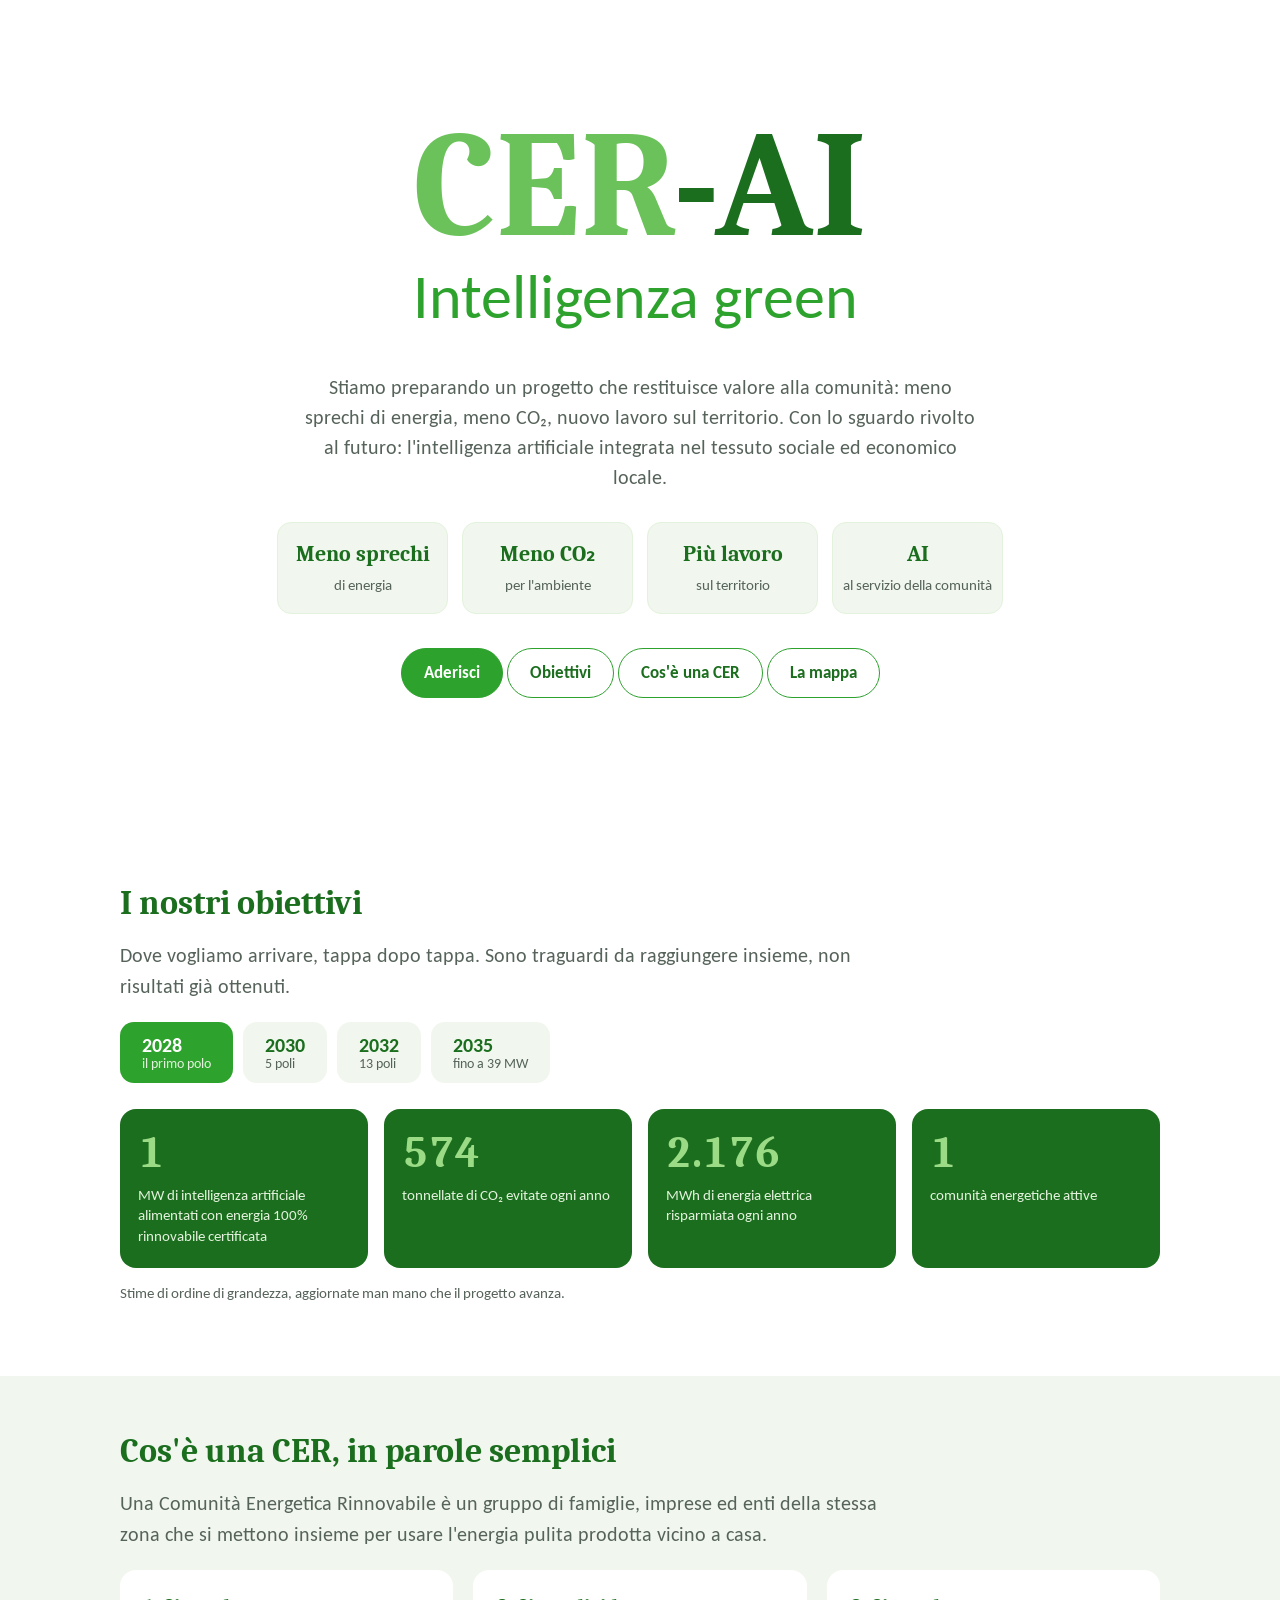
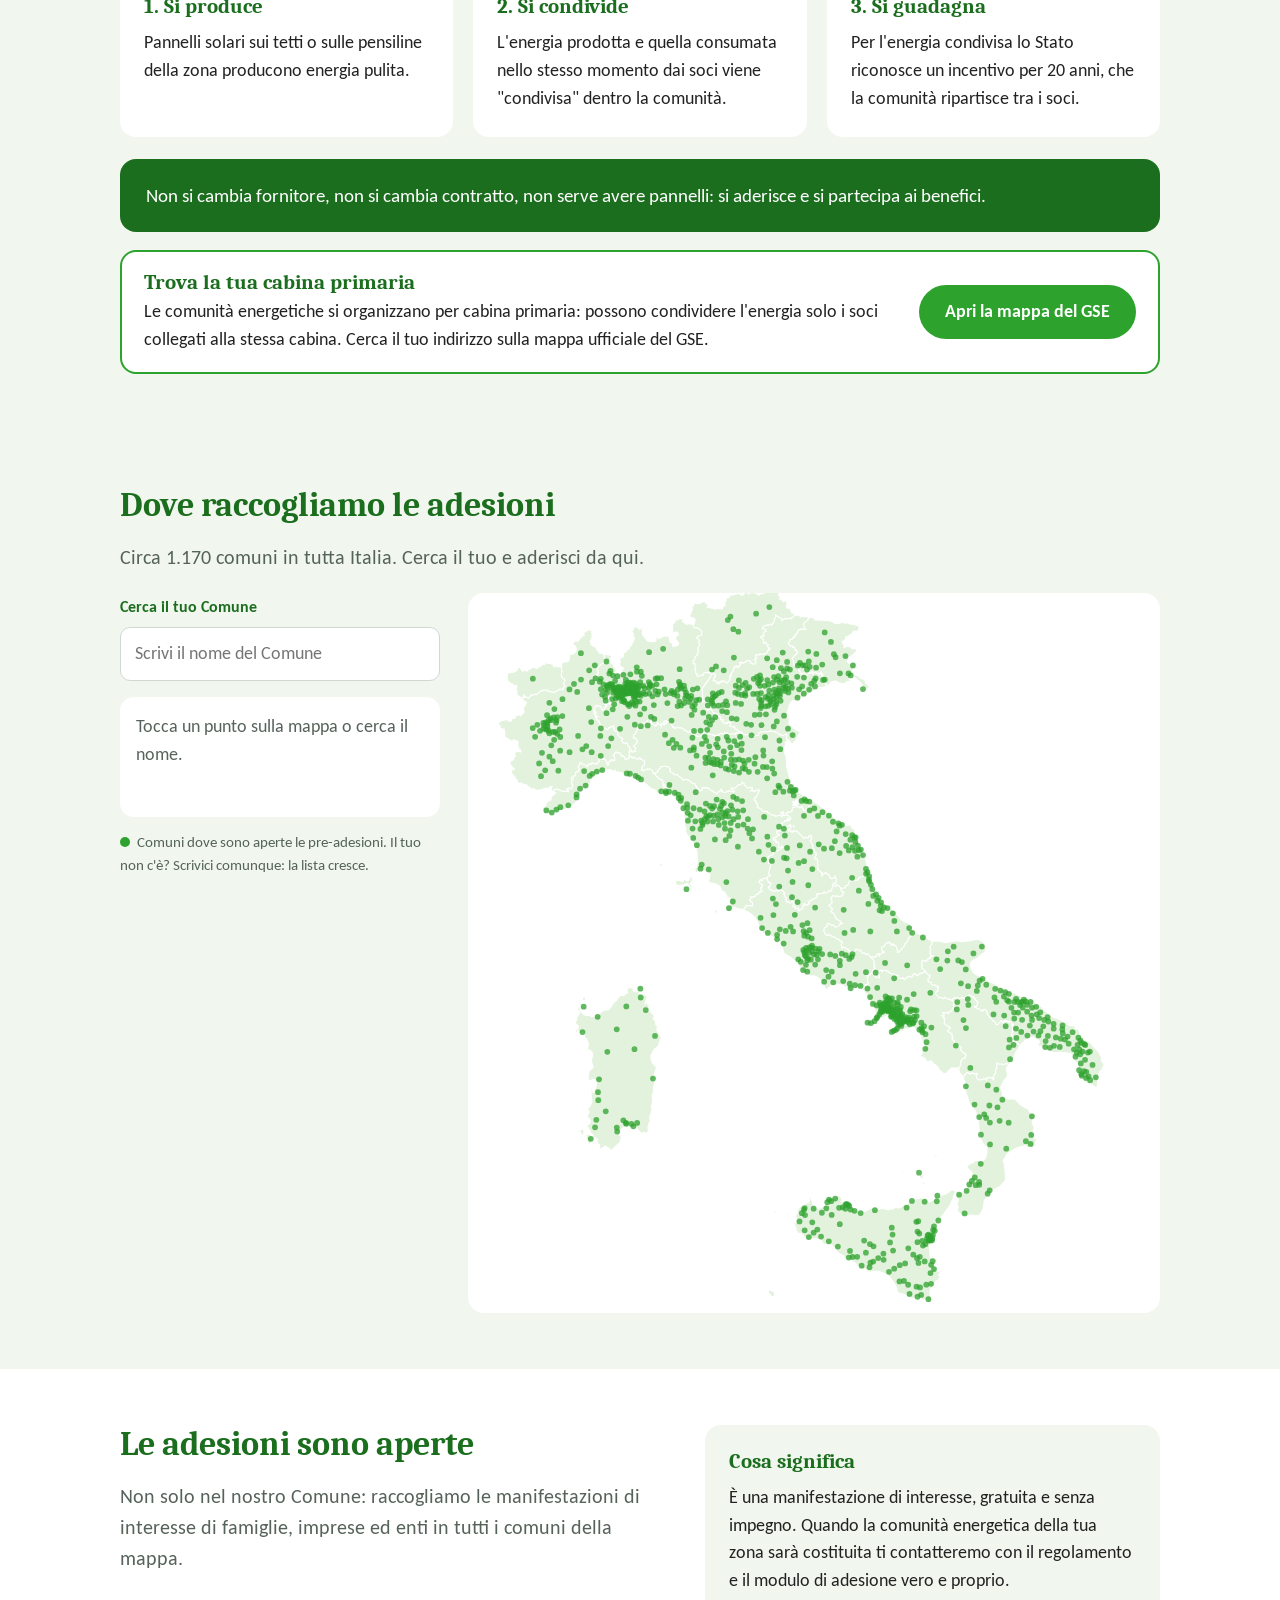
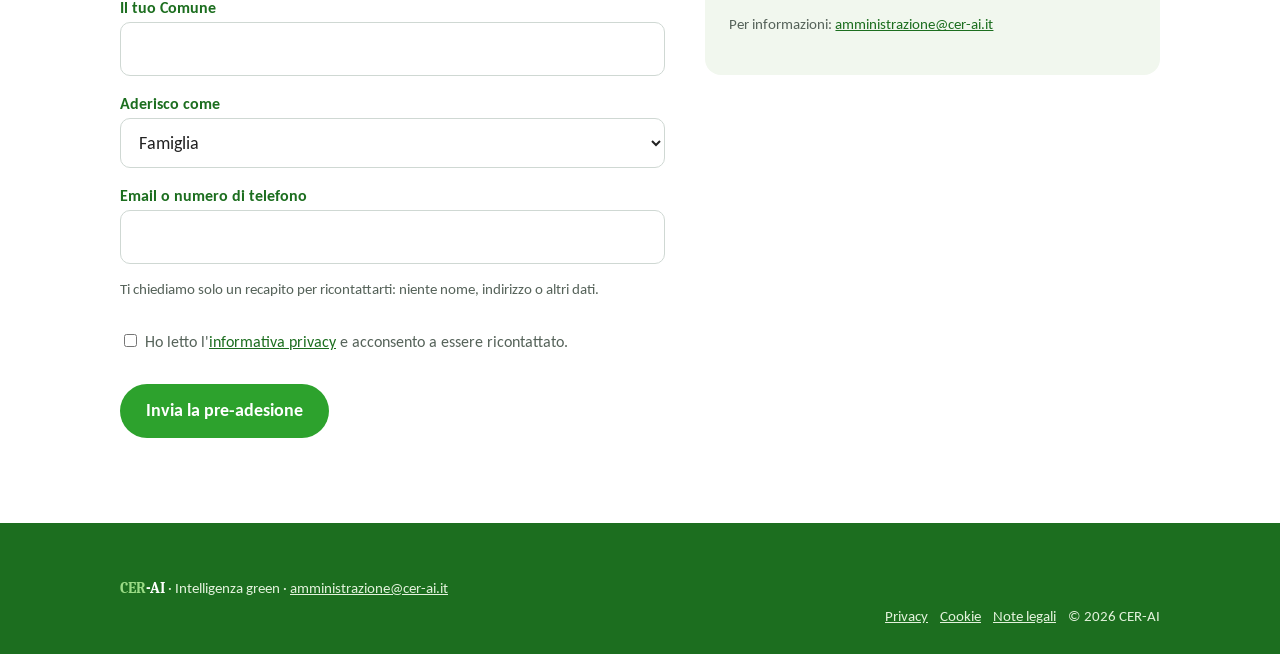
<file: index.html>
<!doctype html>
<html lang="it">
<head>
<meta charset="utf-8">
<meta name="viewport" content="width=device-width, initial-scale=1">
<title>CER-AI · Intelligenza green</title>
<meta name="description" content="CER-AI · Intelligenza green: meno sprechi di energia, meno CO₂, lavoro sul territorio e intelligenza artificiale al servizio della comunità. Presto online.">
<link rel="stylesheet" href="style.css">
<link rel="icon" href="data:image/svg+xml,%3Csvg xmlns='http://www.w3.org/2000/svg' viewBox='0 0 64 64'%3E%3Crect width='64' height='64' rx='12' fill='%232DA22D'/%3E%3Ctext x='32' y='42' font-family='Georgia' font-weight='700' font-size='26' fill='%23fff' text-anchor='middle'%3ECA%3C/text%3E%3C/svg%3E">
</head>
<body class="home">
<main><div>
<a class="brand" href="index.html"><b><em class="c1">CER</em><em class="c2">-AI</em></b><span>Intelligenza green</span></a>
<p class="teaser">Stiamo preparando un progetto che restituisce valore alla comunità: meno sprechi di energia, meno CO₂, nuovo lavoro sul territorio. Con lo sguardo rivolto al futuro: l'intelligenza artificiale integrata nel tessuto sociale ed economico locale.</p>
<div class="pillars">
<div><b>Meno sprechi</b><span>di energia</span></div>
<div><b>Meno CO₂</b><span>per l'ambiente</span></div>
<div><b>Più lavoro</b><span>sul territorio</span></div>
<div><b>AI</b><span>al servizio della comunità</span></div>
</div>
<p style="margin-top:34px"><a class="pill on" href="#aderisci">Aderisci</a> <a class="pill" href="#obiettivi">Obiettivi</a> <a class="pill" href="#cer">Cos'è una CER</a> <a class="pill" href="#mappa">La mappa</a></p>
</div></main>
<section id="obiettivi"><div class="wrap">
<h2 style="margin-top:0">I nostri obiettivi</h2>
<p class="lead">Dove vogliamo arrivare, tappa dopo tappa. Sono traguardi da raggiungere insieme, non risultati già ottenuti.</p>
<div class="tappe" role="tablist" aria-label="Tappe">
<button role="tab" data-t="0" class="on">2028<span>il primo polo</span></button>
<button role="tab" data-t="1">2030<span>5 poli</span></button>
<button role="tab" data-t="2">2032<span>13 poli</span></button>
<button role="tab" data-t="3">2035<span>fino a 39 MW</span></button>
</div>
<div class="counters">
<div class="ctr"><b data-v="1,5,13,39">1</b><span>MW di intelligenza artificiale alimentati con energia 100% rinnovabile certificata</span></div>
<div class="ctr"><b data-v="580,2900,7600,19100">580</b><span>tonnellate di CO₂ evitate ogni anno</span></div>
<div class="ctr"><b data-v="2200,11200,29000,87100">2.200</b><span>MWh di energia elettrica risparmiata ogni anno</span></div>
<div class="ctr"><b data-v="1,5,13,13">1</b><span>comunità energetiche attive</span></div>
</div>
<p class="small">Stime di ordine di grandezza, aggiornate man mano che il progetto avanza.</p>
</div></section>
<section id="cer" class="alt"><div class="wrap">
<h2 style="margin-top:0">Cos'è una CER, in parole semplici</h2>
<p class="lead">Una Comunità Energetica Rinnovabile è un gruppo di famiglie, imprese ed enti della stessa zona che si mettono insieme per usare l'energia pulita prodotta vicino a casa.</p>
<div class="grid3">
<div class="card"><h3>1. Si produce</h3>Pannelli solari sui tetti o sulle pensiline della zona producono energia pulita.</div>
<div class="card"><h3>2. Si condivide</h3>L'energia prodotta e quella consumata nello stesso momento dai soci viene "condivisa" dentro la comunità.</div>
<div class="card"><h3>3. Si guadagna</h3>Per l'energia condivisa lo Stato riconosce un incentivo per 20 anni, che la comunità ripartisce tra i soci.</div>
</div>
<div class="band">Non si cambia fornitore, non si cambia contratto, non serve avere pannelli: si aderisce e si partecipa ai benefici.</div>
<div class="gse"><div><h3 style="margin:0 0 4px">Trova la tua cabina primaria</h3>Le comunità energetiche si organizzano per cabina primaria: possono condividere l'energia solo i soci collegati alla stessa cabina. Cerca il tuo indirizzo sulla mappa ufficiale del GSE.</div><a class="btn" href="https://www.gse.it/servizi-per-te/autoconsumo/mappa-interattiva-delle-cabine-primarie" target="_blank" rel="noopener">Apri la mappa del GSE</a></div>
</div></section>
<section id="mappa" class="alt"><div class="wrap">
<h2 style="margin-top:0">Dove raccogliamo le adesioni</h2>
<p class="lead">Circa 1.170 comuni in tutta Italia. Cerca il tuo e aderisci da qui.</p>
<div class="mapbox">
<div class="mapside">
<label for="cerca">Cerca il tuo Comune</label>
<input id="cerca" list="lista-comuni" placeholder="Scrivi il nome del Comune" autocomplete="off">
<datalist id="lista-comuni"></datalist>
<div id="esito" class="esito">Tocca un punto sulla mappa o cerca il nome.</div>
<p class="small" style="margin-top:14px"><span class="dot"></span> Comuni dove sono aperte le pre-adesioni. Il tuo non c'è? Scrivici comunque: la lista cresce.</p>
</div>
<svg id="italia" viewBox="40 20 860 1050" role="img" aria-label="Mappa dei comuni dove sono aperte le pre-adesioni"></svg>
</div>
</div></section>
<section id="aderisci"><div class="wrap contact">
<div>
<h2 style="margin-top:0">Le adesioni sono aperte</h2>
<p class="lead">Non solo nel nostro Comune: raccogliamo le manifestazioni di interesse di famiglie, imprese ed enti in tutti i comuni della mappa.</p>
<form id="adesioni" name="adesioni">
<div><label for="comune">Il tuo Comune</label><input id="comune" name="comune" required list="lista-comuni" autocomplete="off"></div>
<div><label for="tipo">Aderisco come</label><select id="tipo" name="tipo"><option>Famiglia</option><option>Impresa</option><option>Ente pubblico</option><option>Condominio</option><option>Altro</option></select></div>
<div><label for="contatto">Email o numero di telefono</label><input id="contatto" name="contatto" required pattern="^([^@\s]+@[^@\s]+\.[^@\s]+|\+?[0-9 ]{8,16})$" title="Inserisci un indirizzo email oppure un numero di telefono"></div>
<p class="small">Ti chiediamo solo un recapito per ricontattarti: niente nome, indirizzo o altri dati.</p>
<p class="small"><label style="font-weight:400;color:inherit"><input type="checkbox" name="privacy" required style="width:auto;margin-right:8px">Ho letto l'<a href="privacy.html">informativa privacy</a> e acconsento a essere ricontattato.</label></p>
<div><button class="btn" type="submit">Invia la pre-adesione</button></div>
<p id="esito-invio" class="small" aria-live="polite"></p>
</form>
</div>
<div><div class="card"><h3>Cosa significa</h3><p>È una manifestazione di interesse, gratuita e senza impegno. Quando la comunità energetica della tua zona sarà costituita ti contatteremo con il regolamento e il modulo di adesione vero e proprio.</p><p class="small">Per informazioni: <a href="mailto:amministrazione@cer-ai.it">amministrazione@cer-ai.it</a></p></div></div>
</div></section>
<footer><div class="wrap">
<div><b class="fname"><em class="c1">CER</em><em class="c2">-AI</em></b> · Intelligenza green · <a href="mailto:amministrazione@cer-ai.it">amministrazione@cer-ai.it</a></div>
<nav><a href="privacy.html">Privacy</a> <a href="cookie.html">Cookie</a> <a href="note-legali.html">Note legali</a><span>© 2026 CER-AI</span></nav>
</div></footer>
<script src="mappa.js" defer></script></body>
</html>
</file>
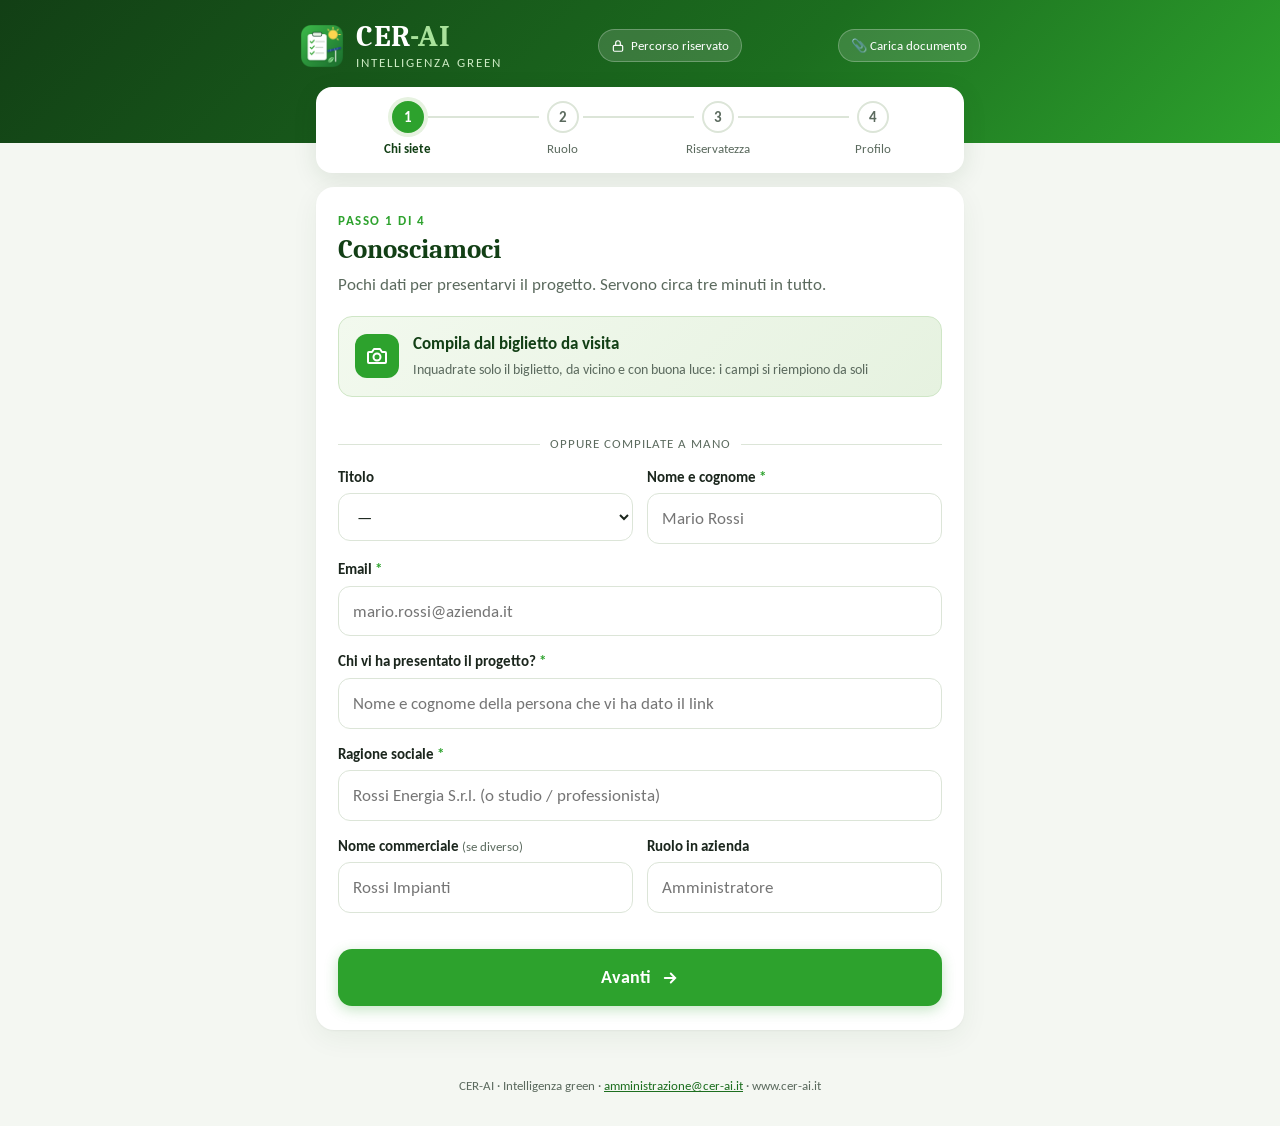
<file: esco/index.html>
<!DOCTYPE html>
<html lang="it"><head><meta charset="utf-8"><meta name="robots" content="noindex,nofollow">
<meta http-equiv="refresh" content="0; url=../partner/"><link rel="canonical" href="https://www.cer-ai.it/partner/">
<title>CER-AI · Questionario partner</title></head>
<body><p>Il questionario si è spostato: <a href="../partner/">www.cer-ai.it/partner/</a></p>
<script>location.replace('../partner/'+location.search)</script></body></html>
</file>
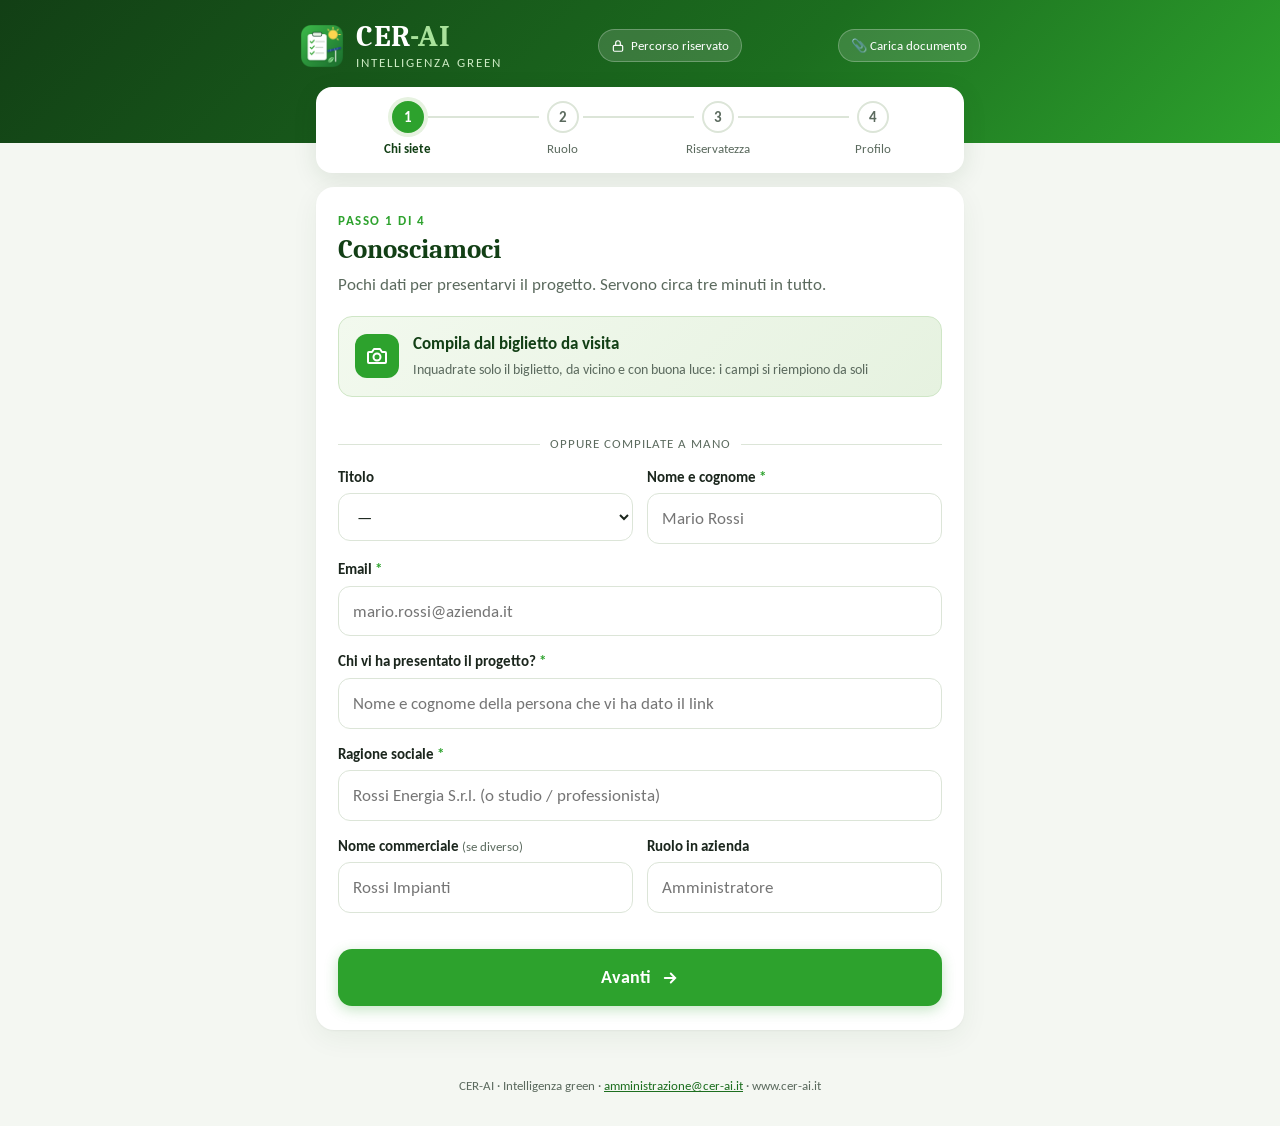
<file: partner/index.html>
<!doctype html>
<html lang="it">
<head>
<script>if(top!==self){try{top.location=self.location}catch(e){}document.documentElement.style.display="none"}</script>
<meta charset="utf-8">
<meta name="viewport" content="width=device-width, initial-scale=1">
<meta name="robots" content="noindex,nofollow">
<meta name="theme-color" content="#1C6E1F">
<meta property="og:title" content="Questionario">
<meta property="og:image" content="https://www.cer-ai.it/partner/questionario.png">
<meta property="og:image:secure_url" content="https://www.cer-ai.it/partner/questionario.png">
<meta property="og:image:type" content="image/png">
<meta property="og:image:width" content="1080">
<meta property="og:image:height" content="1080">
<meta property="og:url" content="https://www.cer-ai.it/partner/">
<meta property="og:type" content="website">
<title>Questionario</title>
<link rel="icon" type="image/png" href="icona-64.png">
<link rel="apple-touch-icon" href="apple-touch-icon.png">
<style>
@font-face{font-family:Caladea;src:url(../fonts/Caladea-Bold.ttf) format("truetype");font-weight:700;font-display:swap}
@font-face{font-family:Carlito;src:url(../fonts/Carlito-Regular.ttf) format("truetype");font-weight:400;font-display:swap}
@font-face{font-family:Carlito;src:url(../fonts/Carlito-Bold.ttf) format("truetype");font-weight:700;font-display:swap}
:root{--v:#2DA22D;--vs:#1C6E1F;--vd:#123F15;--vc:#6BC25A;--bg:#F4F7F2;--ch:#E6F2E0;--line:#DCE5D8;--ink:#1B261D;--gr:#5B6A5E;--err:#B3261E}
*{box-sizing:border-box}
html{-webkit-text-size-adjust:100%}
body{margin:0;background:var(--bg);color:var(--ink);font-family:Carlito,"Segoe UI",Arial,sans-serif;font-size:17px;line-height:1.5}
[hidden]{display:none!important}
a{color:var(--vs)}
/* testata */
.top{background:linear-gradient(135deg,var(--vd),var(--vs) 60%,var(--v));color:#fff;padding:22px 16px 74px}
.top .in{max-width:680px;margin:0 auto;display:flex;align-items:center;justify-content:space-between;gap:12px}
.brand{font-family:Caladea,Georgia,serif;font-weight:700;font-size:30px;line-height:1;letter-spacing:.5px}
.brand span{color:#A9E29B}
.brand small{display:block;white-space:nowrap;font-family:Carlito,Arial,sans-serif;font-weight:400;font-size:13px;letter-spacing:2px;text-transform:uppercase;color:#CDEBC4;margin-top:4px}
.badge{display:inline-flex;align-items:center;gap:6px;font-size:13px;background:rgba(255,255,255,.14);border:1px solid rgba(255,255,255,.25);border-radius:99px;padding:6px 12px;white-space:nowrap}
main{max-width:680px;margin:-56px auto 0;padding:0 16px 40px}
/* indicatore passi */
.steps{display:flex;list-style:none;margin:0 0 14px;padding:14px 16px;background:#fff;border-radius:16px;box-shadow:0 6px 24px rgba(18,63,21,.10);gap:4px}
.steps li{flex:1;display:flex;flex-direction:column;align-items:center;gap:6px;font-size:13px;color:var(--gr);text-align:center;position:relative}
.steps li:not(:last-child)::after{content:"";position:absolute;top:15px;left:calc(50% + 20px);right:calc(-50% + 20px);height:2px;background:var(--line)}
.steps li.done:not(:last-child)::after{background:var(--v)}
.steps b{width:32px;height:32px;border-radius:50%;display:grid;place-items:center;border:2px solid var(--line);background:#fff;font-size:15px;color:var(--gr);transition:.2s}
.steps li.on b{border-color:var(--v);background:var(--v);color:#fff;box-shadow:0 0 0 4px var(--ch)}
.steps li.on{color:var(--vd);font-weight:700}
.steps li.done b{border-color:var(--v);background:#fff;color:var(--v)}
/* schede */
.card{background:#fff;border-radius:18px;padding:24px 22px;box-shadow:0 1px 2px rgba(0,0,0,.04),0 8px 28px rgba(18,63,21,.06);animation:in .25s ease}
@keyframes in{from{opacity:0;transform:translateY(6px)}to{opacity:1;transform:none}}
.kick{font-size:13px;letter-spacing:1.5px;text-transform:uppercase;color:var(--v);font-weight:700;margin:0 0 4px}
h1,h2{font-family:Caladea,Georgia,serif;color:var(--vd);margin:0 0 6px;line-height:1.2}
h1{font-size:27px}h2{font-size:24px}
.lead{color:var(--gr);margin:0 0 18px}
/* campi */
.grid{display:grid;grid-template-columns:1fr 1fr;gap:0 14px}
.full{grid-column:1/-1}
.fld{margin-bottom:14px}
.fld label{display:block;font-weight:700;font-size:15px;margin-bottom:5px}
.fld label small{font-weight:400;color:var(--gr)}
.fld input,.fld select,textarea{width:100%;font:inherit;font-size:16.5px;padding:12px 14px;border:1.5px solid var(--line);border-radius:12px;background:#fff;color:var(--ink);transition:border-color .15s,box-shadow .15s}
.fld input:focus,.fld select:focus,textarea:focus{outline:0;border-color:var(--v);box-shadow:0 0 0 4px var(--ch)}
.fld.bad input{border-color:var(--err)}
.fld .e{display:none;color:var(--err);font-size:14px;margin-top:4px}
.fld.bad .e{display:block}
.rq{color:var(--v)}
/* scelte: schede ruolo */
.roles{display:grid;grid-template-columns:1fr 1fr;gap:10px;margin-bottom:6px}
.role{font:inherit;text-align:left;display:flex;gap:12px;align-items:flex-start;padding:14px;border:1.5px solid var(--line);border-radius:14px;background:#fff;cursor:pointer;color:var(--ink);transition:.15s;min-height:44px}
.role:hover{border-color:var(--vc)}
.role svg{flex:none;width:34px;height:34px;padding:7px;border-radius:10px;background:var(--ch);color:var(--vs)}
.role strong{display:block;font-size:16.5px;line-height:1.25}
.role span{display:block;font-size:14px;color:var(--gr);margin-top:2px}
.role[aria-pressed="true"]{border-color:var(--v);background:#F6FBF3;box-shadow:0 0 0 3px var(--ch)}
.role[aria-pressed="true"] svg{background:var(--v);color:#fff}
.sub{font-weight:700;margin:20px 0 4px}
.sub small{font-weight:400;color:var(--gr)}
/* chip */
.chips{display:flex;flex-wrap:wrap;gap:8px}
.chip{font:inherit;font-size:15.5px;padding:9px 14px 9px 12px;border:1.5px solid var(--line);border-radius:10px;background:#fff;color:var(--ink);cursor:pointer;display:inline-flex;align-items:center;gap:7px;min-height:42px;transition:.12s}
.chip::before{content:"";width:16px;height:16px;border-radius:50%;border:1.5px solid #B8C6B4;flex:none;transition:.12s}
.chip[data-m]::before{border-radius:4px}
.chip:hover{border-color:var(--vc)}
.chip[aria-pressed="true"]{border-color:var(--v);background:#F6FBF3;color:var(--vd);font-weight:700}
.chip[aria-pressed="true"]::before{background:var(--v) url("data:image/svg+xml,%3Csvg xmlns='http://www.w3.org/2000/svg' viewBox='0 0 16 16'%3E%3Cpath d='M4 8.3l2.6 2.5L12 5.5' fill='none' stroke='%23fff' stroke-width='2' stroke-linecap='round' stroke-linejoin='round'/%3E%3C/svg%3E") center/14px no-repeat;border-color:var(--v)}
/* domande del ruolo */
.qc{border-top:1px solid var(--line);padding:16px 0 4px}
.qc:first-child{border-top:0;padding-top:4px}
.qc p{margin:0 0 9px;font-weight:700;display:flex;gap:10px}
.qc p i{font-style:normal;flex:none;width:24px;height:24px;border-radius:50%;background:var(--ch);color:var(--vs);font-size:13px;display:grid;place-items:center;margin-top:1px}
.qc.ok p i{background:var(--v);color:#fff}
.qc p small{font-weight:400;color:var(--gr)}
.count{font-size:14px;color:var(--gr);background:var(--bg);border-radius:99px;padding:4px 12px;display:inline-block;margin-bottom:10px}
/* consenso */
.chk{display:flex;gap:12px;align-items:flex-start;padding:14px;border:1.5px solid var(--line);border-radius:14px;margin-top:18px;font-size:15.5px;cursor:pointer}
.chk input{width:22px;height:22px;margin:1px 0 0;accent-color:var(--v);flex:none}
.chk.bad{border-color:var(--err)}
.lnk{background:none;border:0;padding:0;font:inherit;color:var(--vs);text-decoration:underline;cursor:pointer}
.pbox{background:var(--bg);border-radius:12px;padding:12px 14px;margin-top:10px;font-size:14.5px}
.pbox ul{padding-left:18px;margin:6px 0 0}
.pbox li{margin:3px 0}
/* accordo */
.nda{list-style:none;padding:0;margin:0 0 12px;display:grid;gap:8px}
.nda li{display:flex;gap:12px;align-items:flex-start;background:var(--bg);border-radius:12px;padding:12px 14px;font-size:15.5px}
.nda li svg{flex:none;width:22px;height:22px;color:var(--v);margin-top:1px}
/* cv */
.bv{display:flex;align-items:center;gap:14px;padding:14px 16px;border-radius:14px;background:linear-gradient(135deg,#F2F9EE,#E6F2E0);border:1.5px solid #CFE6C6;cursor:pointer;margin-bottom:6px;transition:.15s}
.bv:hover{border-color:var(--v)}
.bv input{position:absolute;width:1px;height:1px;opacity:0}
.bv svg{flex:none;width:44px;height:44px;padding:10px;border-radius:12px;background:var(--v);color:#fff}
.bv strong{display:block;color:var(--vd)}
.bv span{font-size:14px;color:var(--gr)}
.bvst{font-size:14.5px;min-height:1.2em;margin:6px 2px 0;color:var(--vs)}
.bvst.err{color:var(--err)}
.bvbar{height:6px;border-radius:9px;background:var(--ch);overflow:hidden;margin-top:6px}
.bvbar i{display:block;height:100%;width:0;background:var(--v);transition:width .2s}
.or{display:flex;align-items:center;gap:10px;color:var(--gr);font-size:13px;margin:14px 0 12px;text-transform:uppercase;letter-spacing:1px}
.or::before,.or::after{content:"";flex:1;height:1px;background:var(--line)}
.fld.auto input,.fld.auto select{background:#F3FAEF;border-color:#9FD18F}
.drop{display:flex;align-items:center;gap:14px;border:1.5px dashed #B8C6B4;border-radius:14px;padding:16px;cursor:pointer;background:#FBFDFA;transition:.15s}
.drop:hover,.drop.ov{border-color:var(--v);background:#F6FBF3}
.drop svg{flex:none;width:40px;height:40px;padding:9px;border-radius:12px;background:var(--ch);color:var(--vs)}
.drop strong{display:block}
.drop span{font-size:14px;color:var(--gr)}
.drop.has{border-style:solid;border-color:var(--v)}
.drop input{position:absolute;width:1px;height:1px;opacity:0}
.x{margin-left:auto;background:none;border:0;font:inherit;font-size:14px;color:var(--gr);text-decoration:underline;cursor:pointer}
/* pulsanti */
.nav{display:flex;gap:10px;margin-top:22px;align-items:center}
.btn{flex:1;display:inline-flex;align-items:center;justify-content:center;gap:10px;font:inherit;font-weight:700;font-size:18px;border:0;border-radius:14px;padding:15px 18px;cursor:pointer;background:var(--v);color:#fff;box-shadow:0 4px 14px rgba(45,162,45,.28);transition:.15s;min-height:52px}
.btn:hover{background:var(--vs)}
.btn:disabled{opacity:.5;cursor:default;box-shadow:none}
.btn.back{flex:none;background:#fff;color:var(--vs);border:1.5px solid var(--line);box-shadow:none;padding:15px 18px}
.btn .sp{width:18px;height:18px;border:2.5px solid rgba(255,255,255,.4);border-top-color:#fff;border-radius:50%;animation:r .8s linear infinite}
@keyframes r{to{transform:rotate(360deg)}}
.msg{font-size:15px;color:var(--err);min-height:1.2em;margin-top:10px}
.secure{display:flex;align-items:center;justify-content:center;gap:6px;font-size:13px;color:var(--gr);margin-top:14px}
/* grazie */
.grazie{text-align:center;padding:36px 22px}
.tick{width:88px;height:88px;border-radius:50%;background:var(--v);margin:0 auto 16px;display:grid;place-items:center;box-shadow:0 0 0 10px var(--ch)}
.tick svg{width:46px;height:46px;color:#fff}
.grazie h2{font-size:30px}
.grazie .big{font-size:20px;line-height:1.5;margin:8px 0 22px}
.next{text-align:left;display:grid;gap:10px;margin:0 0 18px}
.next div{display:flex;gap:12px;align-items:flex-start;background:var(--bg);border-radius:12px;padding:12px 14px;font-size:15.5px}
.next b.n{flex:none;width:26px;height:26px;border-radius:50%;background:var(--v);color:#fff;display:grid;place-items:center;font-size:14px}
.grazie .s{font-size:14px;color:var(--gr)}
footer{text-align:center;color:var(--gr);font-size:13px;padding:6px 16px 30px}
@media (max-width:560px){
 .grid,.roles{grid-template-columns:1fr}
 .card{padding:20px 16px}
 .steps li span{font-size:11.5px}
 .steps li:not(:last-child)::after{left:calc(50% + 18px);right:calc(-50% + 18px)}
 .badge{display:none} #bdoc{display:inline-flex;padding:6px 10px;font-size:12px}
 h1{font-size:24px}
}
@media (prefers-reduced-motion:reduce){*{animation:none!important;transition:none!important}}
</style>
</head>
<body>
<div class="top"><div class="in">
 <div style="display:flex;align-items:center;gap:12px"><img src="icona-192.png" alt="" width="44" height="44" style="border-radius:12px;flex:none"><div class="brand">CER<span>-AI</span><small>Intelligenza green</small></div></div>
 <div class="badge"><svg width="14" height="14" viewBox="0 0 24 24" fill="none" stroke="currentColor" stroke-width="2"><rect x="4" y="11" width="16" height="10" rx="2"/><path d="M8 11V7a4 4 0 0 1 8 0v4"/></svg>Percorso riservato</div>
 <button type="button" class="badge" id="bdoc" style="cursor:pointer;color:inherit;font:inherit;font-size:13px">&#128206; Carica documento</button>
</div></div>

<main>
 <section class="card" id="pdoc" hidden style="margin-bottom:14px">
  <h2 style="margin-top:0">Carica un documento</h2>
  <div id="fdoc">
   <p class="s">Foto o PDF di planimetrie, delibere e altri documenti per il progetto. Vengono accettati solo se il vostro nome è tra i collaboratori del progetto.</p>
   <div class="fld full"><label for="dnome">Il vostro nome e cognome <span class="rq">*</span></label><input type="text" id="dnome" autocomplete="name"></div>
   <div class="fld full"><label for="dfile">Foto o file (scatto, galleria o PDF) <span class="rq">*</span></label><input type="file" id="dfile" accept="image/*,application/pdf" multiple><div class="hint">Per un documento di più pagine: scattate o scegliete una pagina alla volta, si aggiungono in ordine.</div><ol id="dlist" style="margin:8px 0 0;padding-left:22px;font-size:14px"></ol></div>
   <div class="fld full"><label for="dnota">Di cosa si tratta <small>(facoltativo)</small></label><input type="text" id="dnota" placeholder="Es. delibera di approvazione del PAES"></div>
   <div class="nav"><button type="button" class="btn" id="bdinv">Invia</button></div>
   <div class="msg" id="mdoc" aria-live="polite"></div>
  </div>
 </section>
 <ol class="steps" id="steps" aria-label="Avanzamento">
  <li class="on"><b>1</b><span>Chi siete</span></li>
  <li><b>2</b><span>Ruolo</span></li>
  <li><b>3</b><span>Riservatezza</span></li>
  <li><b>4</b><span>Profilo</span></li>
 </ol>

 <!-- PASSO 1 -->
 <section class="card" id="p1">
  <p class="kick">Passo 1 di 4</p>
  <h1>Conosciamoci</h1>
  <p class="lead">Pochi dati per presentarvi il progetto. Servono circa tre minuti in tutto.</p>
  <label class="bv" id="bv">
   <input type="file" id="bvf" accept="image/*">
   <svg viewBox="0 0 24 24" fill="none" stroke="currentColor" stroke-width="2" stroke-linecap="round" stroke-linejoin="round"><path d="M4 8h3l2-3h6l2 3h3a1 1 0 0 1 1 1v9a1 1 0 0 1-1 1H4a1 1 0 0 1-1-1V9a1 1 0 0 1 1-1z"/><circle cx="12" cy="13" r="3.5"/></svg>
   <div><strong>Compila dal biglietto da visita</strong><span>Inquadrate solo il biglietto, da vicino e con buona luce: i campi si riempiono da soli</span></div>
  </label>
  <div id="bvbox" hidden><div class="bvbar"><i id="bvp"></i></div></div>
  <div class="bvst" id="bvst" aria-live="polite"></div>
  <div class="or">oppure compilate a mano</div>
  <div class="grid">
   <div class="fld"><label for="titolo">Titolo</label>
    <select id="titolo"><option value="">—</option><option>Dott.</option><option>Dott.ssa</option><option>Ing.</option><option>Arch.</option><option>Avv.</option><option>Geom.</option><option>Per. Ind.</option><option>Rag.</option><option>Prof.</option><option>Sig.</option><option>Sig.ra</option></select></div>
   <div class="fld" id="f-nome"><label for="nome">Nome e cognome <span class="rq">*</span></label>
    <input type="text" id="nome" placeholder="Mario Rossi" autocomplete="name"><div class="e">Indicate nome e cognome.</div></div>
   <div class="fld full" id="f-email"><label for="email">Email <span class="rq">*</span></label>
    <input type="email" id="email" placeholder="mario.rossi@azienda.it" autocomplete="email" inputmode="email"><div class="e">Serve un indirizzo email valido: lì riceverete i documenti.</div></div>
   <div class="fld full" id="f-pres"><label for="pres">Chi vi ha presentato il progetto? <span class="rq">*</span></label>
    <input type="text" id="pres" placeholder="Nome e cognome della persona che vi ha dato il link" autocomplete="off"><div class="e">Indicate chi vi ha dato il link.</div></div>
   <div class="fld full" id="f-rs"><label for="rs">Ragione sociale <span class="rq">*</span></label>
    <input type="text" id="rs" placeholder="Rossi Energia S.r.l. (o studio / professionista)" autocomplete="organization"><div class="e">Indicate la ragione sociale o il nome dello studio.</div></div>
   <div class="fld"><label for="ditta">Nome commerciale <small>(se diverso)</small></label>
    <input type="text" id="ditta" placeholder="Rossi Impianti" autocomplete="off"></div>
   <div class="fld"><label for="ruolo">Ruolo in azienda</label>
    <input type="text" id="ruolo" placeholder="Amministratore" autocomplete="organization-title"></div>
  </div>
  <input type="text" id="sito" tabindex="-1" autocomplete="off" aria-hidden="true" style="position:absolute;left:-9999px;width:1px;height:1px">
  <div class="nav"><button type="button" class="btn" id="b1">Avanti <svg width="18" height="18" viewBox="0 0 24 24" fill="none" stroke="currentColor" stroke-width="2.5" stroke-linecap="round"><path d="M5 12h14M13 6l6 6-6 6"/></svg></button></div>
 </section>

 <!-- PASSO 2 -->
 <section class="card" id="p2" hidden>
  <p class="kick">Passo 2 di 4</p>
  <h2>Il vostro ruolo</h2>
  <p class="lead">Come pensate di partecipare al progetto?</p>
  <div class="roles" id="roles">
   <button type="button" class="role" data-v="Investitore o capofila (impresa, PMI)"><svg viewBox="0 0 24 24" fill="none" stroke="currentColor" stroke-width="2" stroke-linecap="round"><path d="M3 21h18M5 21V10l7-5 7 5v11M9 21v-6h6v6"/></svg><div><strong>Investitore o capofila</strong><span>Impresa che guida o finanzia il progetto</span></div></button>
   <button type="button" class="role" data-v="Professionista"><svg viewBox="0 0 24 24" fill="none" stroke="currentColor" stroke-width="2" stroke-linecap="round"><rect x="3" y="7" width="18" height="13" rx="2"/><path d="M9 7V5a2 2 0 0 1 2-2h2a2 2 0 0 1 2 2v2M3 13h18"/></svg><div><strong>Professionista</strong><span>Consulenza tecnica, legale, fiscale</span></div></button>
   <button type="button" class="role" data-v="Impresa che realizza impianti o opere"><svg viewBox="0 0 24 24" fill="none" stroke="currentColor" stroke-width="2" stroke-linecap="round"><path d="M14.7 6.3a4 4 0 0 0-5.4 5.4L3 18l3 3 6.3-6.3a4 4 0 0 0 5.4-5.4l-2.5 2.5-2.4-.6-.6-2.4z"/></svg><div><strong>Impresa esecutrice</strong><span>Impianti, opere, manutenzione</span></div></button>
   <button type="button" class="role" data-v="Altro (finanza, servizi, operatore)"><svg viewBox="0 0 24 24" fill="none" stroke="currentColor" stroke-width="2" stroke-linecap="round"><circle cx="12" cy="12" r="9"/><path d="M8 12h8M12 8v8"/></svg><div><strong>Altro</strong><span>Finanza, servizi, operatore energetico</span></div></button>
  </div>
  <div class="msg" id="mr" aria-live="polite"></div>
  <p class="sub">Figure e competenze che offrite <small>· anche più di una, facoltativo</small></p>
  <div class="chips" id="figure">
   <button type="button" class="chip" data-m>Avvocato amministrativista</button><button type="button" class="chip" data-m>Commercialista</button><button type="button" class="chip" data-m>Ingegnere energetico</button><button type="button" class="chip" data-m>Energy manager (EGE)</button><button type="button" class="chip" data-m>Esperto in energie rinnovabili</button><button type="button" class="chip" data-m>Tecnico di rete</button><button type="button" class="chip" data-m>Energy trader</button><button type="button" class="chip" data-m>Account manager</button><button type="button" class="chip" data-m>Regulatory affairs</button><button type="button" class="chip" data-m>Geologo</button><button type="button" class="chip" data-m>Ingegnere strutturista</button><button type="button" class="chip" data-m>Coordinatore della sicurezza</button><button type="button" class="chip" data-m>Ingegnere informatico</button>
  </div>
  <label class="chk" id="c-priv"><input type="checkbox" id="priv"><span>Acconsento al trattamento dei dati ai sensi del Regolamento UE 2016/679 (GDPR) e del D.Lgs. 196/2003. <button type="button" class="lnk" id="binfo" aria-expanded="false" aria-controls="pinfo">Leggi l’informativa</button></span></label>
  <div class="pbox" id="pinfo" role="region" aria-label="Informativa privacy" hidden>
   <strong>Informativa sul trattamento dei dati personali (art. 13 GDPR)</strong>
   <ul>
    <li><b>Titolare:</b> il promotore del progetto CER-AI, contattabile a amministrazione@cer-ai.it.</li>
    <li><b>Dati trattati:</b> ragione sociale e nome della ditta; titolo, nome, cognome, ruolo ed email di chi compila; risposte al questionario; sede e partita IVA, se indicate; curriculum, se allegato; l’eventuale foto del biglietto da visita viene letta solo sul vostro dispositivo e non viene inviata né conservata; data e ora del consenso.</li>
    <li><b>Finalità:</b> valutare una possibile collaborazione, inviare l’accordo di riservatezza, la presentazione e le comunicazioni sul progetto.</li>
    <li><b>Base giuridica:</b> misure precontrattuali richieste dall’interessato (art. 6.1.b GDPR) e consenso (art. 6.1.a GDPR).</li>
    <li><b>Destinatari:</b> solo i componenti del gruppo di progetto, vincolati alla riservatezza. I dati non sono diffusi né ceduti a terzi.</li>
    <li><b>Conservazione:</b> per 2 anni, poi cancellati, salvo collaborazione in corso.</li>
    <li><b>Diritti:</b> accesso, rettifica, cancellazione, limitazione, opposizione, portabilità e revoca del consenso (artt. 15-22 GDPR), scrivendo a amministrazione@cer-ai.it; reclamo al Garante per la protezione dei dati personali (www.garanteprivacy.it).</li>
    <li>Il conferimento è facoltativo, ma senza questi dati non possiamo inviarvi la presentazione né valutare la collaborazione.</li>
   </ul>
  </div>
  <div class="nav"><button type="button" class="btn back" id="b2i" aria-label="Indietro">←</button><button type="button" class="btn" id="b2">Invia e prosegui</button></div>
  <div class="msg" id="m2" aria-live="polite"></div>
 </section>

 <!-- PASSO 3 -->
 <section class="card" id="p3" hidden>
  <p class="kick">Passo 3 di 4</p>
  <h2>Accordo di riservatezza</h2>
  <p class="lead">Prima della presentazione vi chiediamo di accettare l’accordo preliminare, che tutela le informazioni sul progetto. I vostri dati restano protetti dall’informativa privacy.</p>
  <ul class="nda">
   <li><svg viewBox="0 0 24 24" fill="none" stroke="currentColor" stroke-width="2.2" stroke-linecap="round" stroke-linejoin="round"><path d="M12 3l8 3v6c0 5-3.5 8-8 9-4.5-1-8-4-8-9V6z"/><path d="M9 12l2 2 4-4"/></svg><span>Le informazioni sul progetto che riceverete restano riservate e servono solo a valutare la collaborazione.</span></li>
   <li><svg viewBox="0 0 24 24" fill="none" stroke="currentColor" stroke-width="2.2" stroke-linecap="round" stroke-linejoin="round"><path d="M12 3l8 3v6c0 5-3.5 8-8 9-4.5-1-8-4-8-9V6z"/><path d="M9 12l2 2 4-4"/></svg><span>Non le userete per proporre o realizzare iniziative simili, da soli o con altri, in nessun luogo.</span></li>
   <li><svg viewBox="0 0 24 24" fill="none" stroke="currentColor" stroke-width="2.2" stroke-linecap="round" stroke-linejoin="round"><path d="M12 3l8 3v6c0 5-3.5 8-8 9-4.5-1-8-4-8-9V6z"/><path d="M9 12l2 2 4-4"/></svg><span>Non realizzerete lo stesso progetto nella stessa area senza il promotore, né tratterete direttamente con gli enti e gli operatori da lui presentati. Gare pubbliche e attività altrove restano libere.</span></li>
   <li><svg viewBox="0 0 24 24" fill="none" stroke="currentColor" stroke-width="2.2" stroke-linecap="round" stroke-linejoin="round"><path d="M12 3l8 3v6c0 5-3.5 8-8 9-4.5-1-8-4-8-9V6z"/><path d="M9 12l2 2 4-4"/></svg><span>Il promotore non ha obblighi di collaborare e non concede licenze; in caso di violazione si risarcisce il danno effettivo.</span></li>
   <li><svg viewBox="0 0 24 24" fill="none" stroke="currentColor" stroke-width="2.2" stroke-linecap="round" stroke-linejoin="round"><path d="M12 3l8 3v6c0 5-3.5 8-8 9-4.5-1-8-4-8-9V6z"/><path d="M9 12l2 2 4-4"/></svg><span>Gli impegni durano 2 anni. Legge italiana, foro di Nocera Inferiore.</span></li>
  </ul>
  <a href="accordo.html" target="_blank" rel="noopener">Leggi il testo completo</a>
  <label class="chk"><input type="checkbox" id="okp"><span id="okptxt">Ho letto e accetto l’accordo di riservatezza preliminare.</span></label>
  <p class="secure">La spunta vale come firma, con data e ora registrate.</p>
  <div class="nav"><button type="button" class="btn" id="b3" disabled>Accetto e ricevo la presentazione</button></div>
  <div class="msg" id="m3" aria-live="polite"></div>
 </section>

 <!-- PASSO 4 -->
 <section class="card" id="p4" hidden>
  <p class="kick">Passo 4 di 4 · ultimo</p>
  <h2>Il vostro profilo</h2>
  <p class="lead" id="p4lead">La presentazione è in arrivo nella vostra email. Intanto, qualche risposta rapida sul vostro ruolo.</p>
  <span class="count" id="cnt"></span>
  <div id="qq"></div>
  <p class="sub">Curriculum <small>· facoltativo</small></p>
  <label class="drop" id="drop">
   <input type="file" id="cv" accept=".pdf,.doc,.docx,.odt,.rtf,application/pdf">
   <svg viewBox="0 0 24 24" fill="none" stroke="currentColor" stroke-width="2" stroke-linecap="round" stroke-linejoin="round"><path d="M14 3H7a2 2 0 0 0-2 2v14a2 2 0 0 0 2 2h10a2 2 0 0 0 2-2V8z"/><path d="M14 3v5h5M12 18v-6M9 15l3-3 3 3"/></svg>
   <div><strong id="cvt">Allegate il curriculum</strong><span id="cvs">PDF o Word, massimo 5 MB</span></div>
   <button type="button" class="x" id="cvx" hidden>Rimuovi</button>
  </label>
  <p class="sub">Note <small>· facoltativo</small></p>
  <textarea id="nt" rows="3" placeholder="Esperienze, referenze o altro che ritenete utile"></textarea>
  <div class="nav"><button type="button" class="btn" id="b4">Invia e concludi</button></div>
  <div class="msg" id="m4" aria-live="polite"></div>
 </section>

 <!-- FINE -->
 <section class="card grazie" id="p5" hidden>
  <div class="tick"><svg viewBox="0 0 24 24" fill="none" stroke="currentColor" stroke-width="3" stroke-linecap="round" stroke-linejoin="round"><path d="M5 12.5l4.5 4.5L19 7.5"/></svg></div>
  <h2 id="p5t">Grazie!</h2>
  <p class="note" style="margin:6px 0 10px">Se entro qualche minuto non ricevete l’email, controllate lo spam o contattate chi vi ha presentato il progetto.</p>
  <p class="big">Nella vostra email trovate ora l’<b>accordo di riservatezza</b> e la <b>presentazione sintetica</b> del progetto.</p>
  <div class="next">
   <div><b class="n">1</b><span>Leggete la presentazione sintetica.</span></div>
   <div><b class="n">2</b><span>Se il progetto vi interessa, toccate <b>«Sono interessato»</b> nella presentazione o nell’email.</span></div>
   <div><b class="n">3</b><span>Accettate l’accordo completo: vedrete la vostra posizione, le mansioni, l’iter, gli affiancamenti e i computi.</span></div>
  </div>
  <p class="s">Se l’email non arriva entro qualche minuto, controllate la cartella Spam o scriveteci a <a href="mailto:amministrazione@cer-ai.it">amministrazione@cer-ai.it</a>.</p>
 </section>
</main>
<footer>CER-AI · Intelligenza green · <a href="mailto:amministrazione@cer-ai.it">amministrazione@cer-ai.it</a> · www.cer-ai.it</footer>

<script>
(function(){
 var REGIA='https://script.google.com/macros/s/AKfycbzbOt1ytmyWERRTv7uQEvsXs5ZE2b6S3CgSvVdP8qISTrgoWV1zw9P7aZuz-41z7upSCw/exec';
 var CODICE=(function(){var a=new Uint8Array(20);(window.crypto||window.msCrypto).getRandomValues(a);return [].map.call(a,function(x){return ('0'+x.toString(16)).slice(-2)}).join('')})();
 var DOMANDE={"Investitore o capofila": [["Certificazioni", "Quali certificazioni avete?", ["ISO 9001", "ISO 14001", "ISO 45001", "UNI CEI 11352 (servizi energetici)", "SOA lavori pubblici", "Rating di legalità", "Nessuna"], 1], ["Fatturato medio ultimo triennio", "Fatturato medio dell'ultimo triennio", ["Meno di 500.000 €", "500.000 € – 2 M€", "2 – 10 M€", "Oltre 10 M€"]], ["Società di progetto", "Entrereste in una società di progetto con altri soci?", ["Sì", "Dipende", "No"]], ["Figure interne", "Avete al vostro interno figure che possono ricoprire questi incarichi? (Restano esclusi, perché devono essere indipendenti: collaudo, asseverazione del piano economico e coordinamento della sicurezza in cantiere se i lavori li eseguite voi)", ["Ingegnere progettista degli impianti", "Ingegnere strutturista", "Geologo", "Energy manager (EGE)", "Esperto in energie rinnovabili", "Tecnico di rete", "Energy trader", "Account manager", "Regulatory affairs", "Amministrazione e piano economico", "Ufficio legale", "Ingegnere informatico", "Nessuna"], 1], ["Proposte di PPP", "Avete già presentato proposte di partenariato pubblico-privato a un Comune?", ["Sì, approvate", "Sì, non approvate", "No"]], ["Comunità energetiche", "Avete costituito o gestite comunità energetiche?", ["Sì, più di una", "Sì, una", "In corso", "No"]], ["Formule con i clienti", "Con quali formule lavorate con i clienti?", ["Vendita e installazione chiavi in mano", "Contratto a prestazione garantita (EPC)", "Servizio energia", "Noleggio o leasing operativo", "Vendita dell'energia prodotta"], 1], ["Accordi con grandi gruppi", "Avete esclusive o accordi stabili con grandi gruppi energetici?", ["No", "Sì"]]], "Professionista": [["Albo", "Siete iscritti a un albo professionale?", ["Avvocati", "Commercialisti ed esperti contabili", "Ingegneri", "Architetti", "Geologi", "Periti industriali", "Geometri", "Altro albo", "Nessuno"]], ["Certificazioni", "Quali certificazioni avete?", ["EGE settore civile", "EGE settore industriale", "Certificatore energetico (APE)", "UNI CEI 11352 (studio o società)", "Nessuna"], 1], ["Anni nel settore energia", "Da quanti anni lavorate nel settore energia?", ["Meno di 5", "5 – 15", "Oltre 15"]], ["Diagnosi energetiche ultimi 3 anni", "Quante diagnosi energetiche avete svolto negli ultimi 3 anni?", ["Nessuna", "1 – 10", "11 – 50", "Oltre 50"]], ["Clienti", "Per quali clienti lavorate?", ["Comuni ed enti pubblici", "Imprese", "Condomìni", "Privati"], 1], ["Comunità energetiche", "Avete seguito comunità energetiche rinnovabili?", ["Sì, più di una", "Sì, una", "In corso", "No"]], ["Impianti seguiti", "Su quali impianti avete esperienza di progetto o direzione lavori?", ["Fotovoltaico su coperture", "Pensiline fotovoltaiche", "Sistemi di accumulo", "Colonnine di ricarica", "Pompe di calore", "Nessuno di questi"], 1], ["Bandi e incentivi", "Avete seguito bandi o incentivi?", ["Bandi europei (es. EUCF)", "PNRR", "Conto termico", "Certificati bianchi", "Nessuno"], 1], ["Forma di lavoro", "Come lavorate?", ["Libero professionista con partita IVA", "Studio associato", "Società di ingegneria", "Dipendente"]], ["Assicurazione professionale", "Avete un'assicurazione di responsabilità professionale?", ["Sì", "No"]], ["Disponibilità 6 mesi", "Che disponibilità avete nei prossimi 6 mesi?", ["Poche ore al mese", "Qualche giorno al mese", "Una parte importante del tempo"]], ["Incarichi dal Comune di Angri", "Potreste ricevere incarichi dal Comune di Angri senza incompatibilità (altri incarichi, parentele, ruoli pubblici)?", ["Sì", "Da verificare", "No"]], ["Incarichi per il Comune", "A quali incarichi per il Comune vorreste candidarvi? (incarichi indipendenti, affidati dal Comune in autonomia)", ["Verifica del piano economico-finanziario per il Comune", "Supporto tecnico al RUP nella valutazione della proposta", "Energy manager del Comune", "Collaudo delle opere per il Comune", "Controllo dell’esecuzione della convenzione", "Referente tecnico del Comune nella CER", "Nessuno"], 1], ["Incarichi nella parte privata", "A quali incarichi nella parte privata vorreste candidarvi?", ["Progettista per la capofila", "Direttore tecnico o dei lavori per la capofila", "EGE della società che gestirà gli impianti", "Gestore tecnico della CER", "Consulente per la proposta di PPP (diagnosi, piano energetico)", "Nessuno"], 1]], "Impresa che realizza impianti o opere": [["Categorie SOA", "Quali categorie SOA avete?", ["OG1 edifici", "OG9 impianti di produzione di energia", "OG10 impianti elettrici", "OG11 impianti tecnologici", "OS18-A strutture metalliche", "OS28 impianti termici", "OS30 impianti elettrici interni", "Nessuna"], 1], ["Certificazioni", "Quali certificazioni avete?", ["ISO 9001", "ISO 14001", "ISO 45001", "Abilitazione DM 37/08", "Nessuna"], 1], ["Dipendenti", "Quanti dipendenti avete?", ["Meno di 10", "10 – 50", "Oltre 50"]], ["Fotovoltaico ultimi 3 anni", "Quanta potenza fotovoltaica avete installato negli ultimi 3 anni?", ["Meno di 500 kWp", "500 – 2.000 kWp", "Oltre 2.000 kWp"]], ["Esperienze", "Su cosa avete esperienza?", ["Pensiline e carport", "Sistemi di accumulo", "Colonnine di ricarica", "Pompe di calore", "Manutenzione pluriennale"], 1], ["Area operativa", "Dove lavorate di solito?", ["Provincia di Salerno", "Campania", "Sud Italia", "Tutta Italia"]], ["Raggruppamenti", "Entrereste in un raggruppamento di imprese o come subappaltatori?", ["Sì", "Dipende", "No"]]], "Altro": [["Attività", "Di cosa vi occupate?", ["Finanza e credito", "Gestione di colonnine di ricarica", "Vendita di energia", "Servizi alle comunità energetiche", "Altro"], 1], ["Area operativa", "Dove lavorate di solito?", ["Provincia di Salerno", "Campania", "Sud Italia", "Tutta Italia"]], ["Lavori con i Comuni", "Lavorate già con Comuni o enti pubblici?", ["Sì", "No"]]]};
 var MAXCV=5*1024*1024;
 function $(i){return document.getElementById(i)}
 function post(o){ return fetch(REGIA,{method:'POST',mode:'no-cors',headers:{'Content-Type':'text/plain;charset=utf-8'},body:JSON.stringify(o)}); }
 function attesa(b,t){ b.disabled=true; b.dataset.t=b.innerHTML; b.innerHTML='<span class="sp"></span>'+t; }
 function ripristina(b){ b.disabled=false; if(b.dataset.t) b.innerHTML=b.dataset.t; }
 var passo=1;
 function vai(n){
  passo=n; for(var i=1;i<=5;i++) $('p'+i).hidden=(i!==n);
  [].forEach.call($('steps').children,function(li,k){ li.className=(k+1<n?'done':(k+1===n?'on':'')); if(k+1<n) li.querySelector('b').textContent='✓'; else li.querySelector('b').textContent=k+1; });
  if(n===5) $('steps').hidden=true;
  window.scrollTo({top:0,behavior:'smooth'});
 }
 // scelte singole/multiple
 function scelte(box,multi,onchange){
  var bs=[].slice.call(box.querySelectorAll('button:not(.x)'));
  bs.forEach(function(b){ b.setAttribute('aria-pressed','false'); b.addEventListener('click',function(){
   if(multi){ var on=b.getAttribute('aria-pressed')!=='true';
    if(b.dataset.none) bs.forEach(function(x){x.setAttribute('aria-pressed','false')}); else bs.forEach(function(x){ if(x.dataset.none) x.setAttribute('aria-pressed','false'); });
    b.setAttribute('aria-pressed',on?'true':'false');
   } else { bs.forEach(function(x){x.setAttribute('aria-pressed','false')}); b.setAttribute('aria-pressed','true'); }
   if(onchange) onchange(); }); });
  return function(){ return bs.filter(function(x){return x.getAttribute('aria-pressed')==='true'}).map(function(x){return x.dataset.v||x.textContent}); };
 }
 // BIGLIETTO DA VISITA: letto sul dispositivo, nulla viene inviato
 var bvDati={}, CDN='https://cdn.jsdelivr.net/npm/', ocrPronto=null;
 function leggiBiglietto(txt){
 var r={}, righe=String(txt).split(/\n+/).map(function(x){return x.replace(/[|_~=«»]+/g,' ').replace(/\s+/g,' ').trim()}).filter(function(x){return x.length>1});
 var tutto=righe.join('\n');
 var m=tutto.replace(/\s*@\s*/g,'@').match(/[A-Za-z0-9._%+-]+@[A-Za-z0-9.-]+\.[A-Za-z]{2,}/); if(m){ var e=m[0].toLowerCase().replace(/^[._%+-]+/,'').replace(/[.,;]+$/,''); if(/^[^\s@]+@[^\s@]+\.[a-z]{2,}$/.test(e)) r.email=e; }
 m=tutto.match(/(?:P\.?\s*I\.?\s*V\.?\s*A\.?|partita\s+iva|VAT)[^0-9A-Z]{0,6}(?:IT)?\s*([0-9][0-9 ]{9,13}[0-9])/i); if(m){ var v=m[1].replace(/\s/g,''); if(v.length===11) r.piva=v; }
 if(!r.piva){ righe.some(function(l){ if(/\b(tel|cell|mob|fax)\b|\+39/i.test(l)) return false; var q=l.match(/(?:^|[^0-9])(\d{7}\s?\d{4}|\d{11})(?![0-9])/); if(q){ r.piva=q[1].replace(/\s/g,''); return true; } return false; }); }
 if(!r.piva){ m=tutto.match(/(?:C\.?\s*F\.?|codice fiscale)[^A-Z0-9]{0,6}([A-Z0-9]{16}|[0-9]{11})/i); if(m) r.piva=m[1].toUpperCase(); }
 if(!r.piva){ m=tutto.toUpperCase().match(/\b[A-Z]{6}\d{2}[A-Z]\d{2}[A-Z]\d{3}[A-Z]\b/); if(m) r.piva=m[0]; }
 var TIT=/^(Dott\.?ssa|Dott\.?|Ing\.?|Arch\.?|Avv\.?|Geom\.?|Per\.?\s?Ind\.?|Rag\.?|Prof\.?)\s+/i;
 var SOC=/\b(s\.?\s?r\.?\s?l\.?s?|s\.?\s?p\.?\s?a\.?|s\.?\s?n\.?\s?c\.?|s\.?\s?a\.?\s?s\.?|soc\.?\s?coop|cooperativa|societ[àa]|studio|group|gruppo|consorzio|impianti|engineering|energia|energy|costruzioni|ingegneria|holding)\b/i;
 var RUO=/\b(amministratore|titolare|direttore|responsabile|presidente|socio|ceo|cto|coo|manag\w*|project|tecnico|commerciale|ingegnere|consulente|founder|fondatore|legale rappresentante|area|sales|engineer|energy manager)\b/i;
 var IND=/\b(via|viale|v\.le|corso|c\.so|piazza|p\.zza|largo|vicolo|strada|contrada|loc\.|localit[àa]|zona industriale)\b/i;
 var NO=/@|www\.|https?:|\bt[e]l\b|tel\.|cell|mob\.|fax|p\.?\s?iva|\+39|c\.?f\.|\d{5,}/i;
 righe.forEach(function(l,i){
  if(!r.sede && IND.test(l)){ var s=l; var nx=righe[i+1]||''; if(!/\b\d{5}\b/.test(s) && /\b\d{5}\b/.test(nx)) s+=', '+nx; r.sede=s.replace(/^(sede( legale)?|indirizzo)[:\s]*/i,'').replace(/[\s,;-–]*\b(tel|cell|fax|mob)\b.*$/i,'').replace(/\s*-\s*/g,' - ').replace(/[ìíî]/g,'i').trim(); }
 });
 righe.forEach(function(l){
  if(NO.test(l)||IND.test(l)) return;
  var t=l.match(TIT);
  if(!r.nome && t){ r.titolo=t[1].replace(/\s/g,''); r.nome=l.replace(TIT,'').trim(); return; }
  var FORMA=/\b(s\.?\s?r\.?\s?l|s\.?\s?p\.?\s?a|s\.?\s?n\.?\s?c|s\.?\s?a\.?\s?s|soc\.?\s?coop|cooperativa|societ[àa]|studio|consorzio|holding|gruppo|group)\b/i;
  if(!r.rs && FORMA.test(l)) { r.rs=l; return; }
  if(!r.ruolo && RUO.test(l) && l.length<60) { r.ruolo=l; return; }
  if(!r.rs && SOC.test(l)) { r.rs=l; return; }
 });
 if(!r.nome){ righe.some(function(l){ if(NO.test(l)||IND.test(l)||SOC.test(l)||RUO.test(l)) return false; var w=l.split(' '); if(w.length>=2&&w.length<=4&&w.every(function(x){return /^[A-ZÀ-Ý][a-zà-ÿ'’]+$|^[A-ZÀ-Ý']{2,}$/.test(x)})){ r.nome=w.map(function(x){return x.charAt(0)+x.slice(1).toLowerCase()}).join(' '); return true;} return false; }); }
 if(r.titolo){ var T={'dott':'Dott.','dott.ssa':'Dott.ssa','dottssa':'Dott.ssa','ing':'Ing.','arch':'Arch.','avv':'Avv.','geom':'Geom.','perind':'Per. Ind.','rag':'Rag.','prof':'Prof.'}; r.titolo=T[r.titolo.toLowerCase().replace(/\./g,'').replace('dottssa','dott.ssa')]||T[r.titolo.toLowerCase().replace(/\./g,'')]||''; }
 return r;
}
 // sceglie campo per campo il valore migliore tra le due letture (foto intera e ritaglio)
 function unisci(a,b){ var r={}, k;
  for(k in a) r[k]=a[k];
  for(k in b){ var x=r[k], y=b[k]; if(!x){ r[k]=y; continue; }
   if(k==='email'||k==='sede'||k==='rs'){ if(y.length>x.length+2 && y.indexOf(x.replace(/^[^@]{0,3}/,''))>=0) r[k]=y; else if(k!=='email' && y.length>x.length*1.4) r[k]=y; } }
  return r; }
 function caricaOcr(){ if(ocrPronto) return ocrPronto; ocrPronto=new Promise(function(ok,ko){ var s=document.createElement('script'); s.src=CDN+'tesseract.js@5.1.1/dist/tesseract.min.js'; s.onload=ok; s.onerror=function(){ ocrPronto=null; ko(); }; document.head.appendChild(s); }); return ocrPronto; }
 function preparaFoto(f){ return new Promise(function(ok,ko){ var u=URL.createObjectURL(f), im=new Image(); im.onerror=ko; im.onload=function(){
  URL.revokeObjectURL(u);
  var k0=Math.min(1,3600/Math.max(im.width,im.height)), W=Math.round(im.width*k0), H=Math.round(im.height*k0);
  var base=document.createElement('canvas'); base.width=W; base.height=H; var bx=base.getContext('2d'); bx.drawImage(im,0,0,W,H);
  // canale più scuro + contrasto: le scritte dorate o colorate diventano nere su bianco
  var id=bx.getImageData(0,0,W,H), px=id.data, hist=new Array(256).fill(0), n=W*H, i3;
  for(i3=0;i3<px.length;i3+=4){ var mn=Math.min(px[i3],px[i3+1],px[i3+2]); px[i3]=mn; hist[mn]++; }
  var acc=0, lo=0, hi=255; for(i3=0;i3<256;i3++){ acc+=hist[i3]; if(acc<n*0.02) lo=i3; if(acc<n*0.95) hi=i3; } if(hi<=lo+10){ lo=0; hi=255; }
  for(i3=0;i3<px.length;i3+=4){ var v=Math.max(0,Math.min(255,Math.round((px[i3]-lo)*255/(hi-lo)))); px[i3]=px[i3+1]=px[i3+2]=v; }
  bx.putImageData(id,0,0);
  // 1) angolo: profilo dei bordi su copia piccola
  var sw=700, sh=Math.round(H*sw/W), sm=document.createElement('canvas'); sm.width=sw; sm.height=sh; var sx=sm.getContext('2d');
  var best=0, bv=-1;
  for(var a=-20;a<=20;a+=2){ sx.fillStyle='#808080'; sx.fillRect(0,0,sw,sh); sx.save(); sx.translate(sw/2,sh/2); sx.rotate(a*Math.PI/180); sx.drawImage(base,-sw/2,-sh/2,sw,sh); sx.restore();
   var d=sx.getImageData(0,0,sw,sh).data, prof=[], m=0;
   for(var y=0;y<sh;y++){ var c=0; for(var x=1;x<sw;x++){ var i=(y*sw+x)*4; if(Math.abs(d[i]-d[i-4])>25) c++; } prof.push(c); m+=c; }
   m/=sh; var v=0; prof.forEach(function(p){ v+=(p-m)*(p-m); }); if(v>bv){ bv=v; best=a; } }
  // 2) ruota l'immagine intera
  var r=best*Math.PI/180, cw=Math.round(Math.abs(W*Math.cos(r))+Math.abs(H*Math.sin(r))), ch=Math.round(Math.abs(W*Math.sin(r))+Math.abs(H*Math.cos(r)));
  var rot=document.createElement('canvas'); rot.width=cw; rot.height=ch; var rx=rot.getContext('2d'); rx.fillStyle='#808080'; rx.fillRect(0,0,cw,ch); rx.translate(cw/2,ch/2); rx.rotate(r); rx.drawImage(base,-W/2,-H/2); 
  // 3) ritaglia la zona con più scritte (densità dei bordi a blocchi)
  var q=Math.max(1,Math.round(cw/900)), qw=Math.floor(cw/q), qh=Math.floor(ch/q), qc=document.createElement('canvas'); qc.width=qw; qc.height=qh; qc.getContext('2d').drawImage(rot,0,0,qw,qh);
  var dd=qc.getContext('2d').getImageData(0,0,qw,qh).data, B=12, nx=Math.floor(qw/B), ny=Math.floor(qh/B), den=[], mx=0;
  for(var by=0;by<ny;by++) for(var bx2=0;bx2<nx;bx2++){ var c2=0; for(var yy=0;yy<B;yy++) for(var xx=1;xx<B;xx++){ var j=((by*B+yy)*qw+bx2*B+xx)*4; if(Math.abs(dd[j]-dd[j-4])>30) c2++; } var v2=c2/(B*B); den.push(v2); if(v2>mx) mx=v2; }
  var x0=1e9,y0=1e9,x1=-1,y1=-1, th=Math.max(0.03,mx*0.2);
  for(var n=0;n<den.length;n++) if(den[n]>th){ var X=n%nx, Y=Math.floor(n/nx); if(X<x0)x0=X; if(Y<y0)y0=Y; if(X>x1)x1=X; if(Y>y1)y1=Y; }
  var out=document.createElement('canvas');
  if(x1<0){ out=rot; } else {
   x0*=B*q; y0*=B*q; x1=(x1+1)*B*q; y1=(y1+1)*B*q; var px=(x1-x0)*0.35+40, py=(y1-y0)*0.3+40;
   x0=Math.max(0,x0-px); y0=Math.max(0,y0-py); x1=Math.min(cw,x1+px); y1=Math.min(ch,y1+py);
   var k=Math.min(3,2200/(x1-x0)); out.width=Math.round((x1-x0)*k); out.height=Math.round((y1-y0)*k);
   var ox=out.getContext('2d'); ox.imageSmoothingQuality='high'; ox.drawImage(rot,x0,y0,x1-x0,y1-y0,0,0,out.width,out.height); }
  var k3=Math.min(1,2200/Math.max(cw,ch)), intera=document.createElement('canvas'); intera.width=Math.round(cw*k3); intera.height=Math.round(ch*k3); intera.getContext('2d').drawImage(rot,0,0,cw,ch,0,0,intera.width,intera.height);
  ok([out,intera]); }; im.src=u; }); }
 function stato(t,err){ var e=$('bvst'); e.textContent=t; e.classList.toggle('err',!!err); }
 $('bvf').addEventListener('change',function(){
  var f=this.files[0]; this.value=''; if(!f) return;
  $('bvbox').hidden=false; $('bvp').style.width='5%'; stato('Preparazione della lettura…');
  caricaOcr().then(function(){ return Promise.all([preparaFoto(f), Tesseract.createWorker('ita',1,{workerPath:CDN+'tesseract.js@5.1.1/dist/worker.min.js',corePath:CDN+'tesseract.js-core@5.1.1',langPath:CDN+'@tesseract.js-data/ita@1.0.0/4.0.0_best_int',
    logger:function(m){ if(m.status==='recognizing text'){ $('bvp').style.width=Math.round(30+m.progress*70)+'%'; stato('Lettura del biglietto… '+Math.round(m.progress*100)+'%'); } else { $('bvp').style.width='20%'; } }})]); })
  .then(function(a){ var w=a[1]; return w.setParameters({tessedit_pageseg_mode:'3'}).then(function(){ return w.recognize(a[0][1]); })
    .then(function(r1){ stato('Seconda lettura di controllo…'); return w.setParameters({tessedit_pageseg_mode:'11'}).then(function(){ return w.recognize(a[0][0]); }).then(function(r2){ w.terminate(); return [r1.data.text,r2.data.text]; }); }); })
  .then(function(tt){
    $('bvbox').hidden=true; var d=unisci(leggiBiglietto(tt[0]), leggiBiglietto(tt[1])), n=0;
    function metti(id,v){ var e=$(id); if(v && !e.value.trim()){ e.value=v; var fl=e.closest('.fld'); if(fl){ fl.classList.add('auto'); fl.classList.remove('bad'); } n++; } }
    if(d.titolo && !titolo.value){ titolo.value=d.titolo; titolo.closest('.fld').classList.add('auto'); n++; }
    metti('nome',d.nome); metti('email',d.email); metti('rs',d.rs); metti('ruolo',d.ruolo);
    bvDati={sede:d.sede||'', piva:d.piva||''}; if(d.sede) n++; if(d.piva) n++;
    stato(n? 'Dal biglietto abbiamo ricavato '+n+' dati (in verde): controllateli e correggete se serve.' : 'Non siamo riusciti a leggere il biglietto: provate con una foto più nitida o compilate a mano.', !n);
  })
  .catch(function(){ $('bvbox').hidden=true; stato('Lettura non disponibile in questo momento: compilate a mano, bastano pochi secondi.',true); });
 });
 [].forEach.call(document.querySelectorAll('#p1 input,#p1 select'),function(e){ e.addEventListener('input',function(){ var fl=e.closest('.fld'); if(fl) fl.classList.remove('auto'); }); });
 // PASSO 1
 var titolo=$('titolo'),nome=$('nome'),email=$('email'),rs=$('rs'),ditta=$('ditta'),ruolo=$('ruolo');
 function chi(){ return ((titolo.value?titolo.value+' ':'')+nome.value.trim()).trim(); }
 function controlla(id,ok){ $(id).classList.toggle('bad',!ok); return ok; }
 [nome,email,rs].forEach(function(x){ x.addEventListener('input',function(){ x.parentNode.classList.remove('bad'); }); });
 $('b1').addEventListener('click',function(){
  var a=controlla('f-nome',nome.value.trim().length>3), b=controlla('f-email',/^[^\s@]+@[^\s@]+\.[^\s@]{2,}$/.test(email.value.trim())), c=controlla('f-rs',rs.value.trim().length>1), d=controlla('f-pres',$('pres').value.trim().length>1);
  if(a&&b&&c&&d) vai(2); else { var p=document.querySelector('.fld.bad input'); if(p) p.focus(); }
 });
 // PASSO 2
 var getRuolo=scelte($('roles'),false,function(){ $('mr').textContent=''; }), getFig=scelte($('figure'),true);
 var priv=$('priv'); priv.addEventListener('change',function(){ $('c-priv').classList.remove('bad'); $('m2').textContent=''; });
 $('binfo').addEventListener('click',function(e){ e.preventDefault(); e.stopPropagation(); var on=$('pinfo').hidden; $('pinfo').hidden=!on; this.setAttribute('aria-expanded',on?'true':'false'); });
 $('b2i').addEventListener('click',function(){ vai(1); });
 function tipo(){ var f=getFig(); return (getRuolo()[0]||'')+(f.length?' · '+f.join(', '):''); }
 var inviato=false;
 $('b2').addEventListener('click',function(){
  var b=this, r=getRuolo()[0];
  if(!r){ $('mr').textContent='Scegliete il ruolo più vicino al vostro.'; $('roles').scrollIntoView({behavior:'smooth',block:'center'}); return; }
  if(!priv.checked){ $('c-priv').classList.add('bad'); $('m2').textContent='Per proseguire serve il consenso al trattamento dei dati.'; return; }
  $('m2').textContent='';
  if(inviato){ vai(3); return; }
  attesa(b,'Invio in corso…');
  var f=getFig();
  post({ragioneSociale:rs.value.trim(), ditta:ditta.value.trim(), nome:chi(), titolo:titolo.value, ruolo:ruolo.value.trim(), email:email.value.trim(), sede:bvDati.sede||'', piva:bvDati.piva||'',
   accordo:false, presentato:$('pres').value.trim(), tipo:tipo(), codice:CODICE, flusso:'sito', privacy:true, sito:$('sito').value, quandoClient:new Date().toISOString(),
   risposte:[{d:'Ruolo',r:r},{d:'Figure',r:f.length?f.join(', '):'—'}]})
  .then(function(){ inviato=true; ripristina(b); $('b2i').hidden=true;
    $('okptxt').textContent='Io, '+chi()+', per '+rs.value.trim()+', ho letto e accetto l’accordo di riservatezza preliminare.';
    vai(3); })
  .catch(function(){ ripristina(b); $('m2').innerHTML='Invio non riuscito: controllate la connessione e riprovate, oppure scriveteci a <a href="mailto:amministrazione@cer-ai.it">amministrazione@cer-ai.it</a>.'; });
 });
 // PASSO 3
 $('okp').addEventListener('change',function(){ $('b3').disabled=!this.checked; });
 $('b3').addEventListener('click',function(){
  var b=this; attesa(b,'Registrazione…');
  post({azione:'accordo',codice:CODICE}).then(function(){ prepara4(); vai(4); })
   .catch(function(){ ripristina(b); $('m3').textContent='Invio non riuscito: riprovate tra un momento.'; });
 });
 // PASSO 4
 function ruoloDi(t){ t=String(t).split(' · ')[0]; if(/capofila|investitor/i.test(t))return 'Investitore o capofila'; if(/professionist|tecnic/i.test(t))return 'Professionista'; if(/impresa|impianti|opere/i.test(t))return 'Impresa che realizza impianti o opere'; return 'Altro'; }
 var getters=[], ruoloOk=false;
 function esc(t){ return String(t).replace(/[&<>"]/g,function(c){return {'&':'&amp;','<':'&lt;','>':'&gt;','"':'&quot;'}[c]}); }
 function prepara4(){
  var qq=DOMANDE[ruoloDi(tipo())]||[], box=$('qq');
  box.innerHTML=qq.map(function(q,i){ return '<div class="qc" data-q="'+esc(q[0])+'"'+(q[4]?' data-se="'+esc(q[4][0])+'" data-sv="'+esc(q[4][1])+'" style="display:none"':'')+'><p><i>'+(i+1)+'</i><span>'+esc(q[1])+(q[3]?' <small>· anche più di una</small>':'')+'</span></p><div class="chips">'+
    q[2].map(function(o){ return '<button type="button" class="chip"'+(q[3]?' data-m':'')+(/^Nessun/.test(o)?' data-none="1"':'')+'>'+esc(o)+'</button>'; }).join('')+'</div></div>'; }).join('');
  getters=[].map.call(box.querySelectorAll('.qc'),function(q){ var g=scelte(q,!!q.querySelector('[data-m]'),function(){ q.classList.toggle('ok',g().length>0); vis(); conta(); }); return {d:q.dataset.q,g:g,el:q}; });
  vis(); conta();
 }
 function visibili(){ return getters.filter(function(x){ return x.el.style.display!=='none'; }); }
 function vis(){ getters.forEach(function(x){ var se=x.el.dataset.se; if(!se) return; var p=getters.filter(function(y){ return y.d===se; })[0], on=p&&p.g().indexOf(x.el.dataset.sv)>=0; x.el.style.display=on?'':'none'; });
  visibili().forEach(function(x,i){ x.el.querySelector('p i').textContent=i+1; }); }
 function conta(){ var v=visibili(), n=v.filter(function(x){return x.g().length}).length; $('cnt').textContent=n+' di '+v.length+' risposte'; }
 // curriculum
 var cvFile=null, cv=$('cv'), drop=$('drop');
 function setCv(f){
  $('m4').textContent='';
  if(f && f.size>MAXCV){ $('m4').textContent='Il file supera 5 MB: allegatene uno più leggero (ad esempio un PDF).'; f=null; }
  if(f && !/\.(pdf|docx?|odt|rtf)$/i.test(f.name)){ $('m4').textContent='Formato non accettato: usate PDF o Word.'; f=null; }
  cvFile=f||null; drop.classList.toggle('has',!!cvFile); $('cvx').hidden=!cvFile;
  $('cvt').textContent=cvFile?cvFile.name:'Allegate il curriculum';
  $('cvs').textContent=cvFile?(Math.max(1,Math.round(cvFile.size/1024))+' KB · pronto per l’invio'):'PDF o Word, massimo 5 MB';
  if(!cvFile) cv.value='';
 }
 cv.addEventListener('change',function(){ setCv(cv.files[0]); });
 $('cvx').addEventListener('click',function(e){ e.preventDefault(); e.stopPropagation(); setCv(null); });
 ['dragenter','dragover'].forEach(function(t){ drop.addEventListener(t,function(e){ e.preventDefault(); drop.classList.add('ov'); }); });
 ['dragleave','drop'].forEach(function(t){ drop.addEventListener(t,function(e){ e.preventDefault(); drop.classList.remove('ov'); if(t==='drop' && e.dataTransfer.files[0]) setCv(e.dataTransfer.files[0]); }); });
 function leggi(f){ return new Promise(function(ok,ko){ var r=new FileReader(); r.onload=function(){ ok(String(r.result).split(',')[1]||''); }; r.onerror=ko; r.readAsDataURL(f); }); }
 $('b4').addEventListener('click',function(){
  if(this.dataset.fatto){ return; } var b=this, r=visibili().map(function(x){ var v=x.g(); return {d:x.d, r:v.length?v.join(', '):'—'}; });
  r.push({d:'Note', r:$('nt').value.trim()||'—'});
  if(cvFile) r.push({d:'Curriculum', r:'allegato ('+cvFile.name+')'});
  attesa(b,'Invio…');
  (ruoloOk?Promise.resolve():post({azione:'ruolo',codice:CODICE,risposte:r}).then(function(){ ruoloOk=true; }))
   .then(function(){ if(!cvFile) return; b.innerHTML='<span class="sp"></span>Caricamento curriculum…';
     return leggi(cvFile).then(function(d){ return post({azione:'cv',codice:CODICE,cv:{nome:cvFile.name,tipo:cvFile.type||'',dati:d}}); }); })
   .then(function(){ b.dataset.fatto='1'; $('p5t').textContent='Grazie, '+chi()+'!'; vai(5); })
   .catch(function(){ ripristina(b); $('m4').textContent=ruoloOk?'Risposte inviate, ma il curriculum non è partito: riprovate o toglietelo.':'Invio non riuscito: riprovate tra un momento.'; });
 });
 // DOCUMENTI DEI COLLABORATORI: foto ridotte a 3200 px, PDF così com'è; la regia accetta solo i nomi in elenco
 $('bdoc').addEventListener('click',function(){ var p=$('pdoc'); p.hidden=!p.hidden; if(!p.hidden){ p.scrollIntoView({behavior:'smooth'}); $('dnome').focus(); } });
 function riduci(f){ return new Promise(function(ok){ if(!/^image\/(jpeg|png|webp)$/.test(f.type)) return leggi(f).then(function(d){ ok({nome:f.name,tipo:f.type,dati:d}); });
  var u=URL.createObjectURL(f), im=new Image(); im.onload=function(){ var k=Math.min(1,3200/Math.max(im.width,im.height)), c=document.createElement('canvas'); c.width=Math.round(im.width*k); c.height=Math.round(im.height*k);
   c.getContext('2d').drawImage(im,0,0,c.width,c.height); URL.revokeObjectURL(u); ok({nome:f.name.replace(/\.[^.]+$/,'')+'.jpg',tipo:'image/jpeg',dati:c.toDataURL('image/jpeg',0.88).split(',')[1]}); };
  im.onerror=function(){ URL.revokeObjectURL(u); leggi(f).then(function(d){ ok({nome:f.name,tipo:f.type,dati:d}); }); }; im.src=u; }); }
 var DOCS=[];
 function mostraDocs(){ var l=$('dlist'); l.innerHTML=''; DOCS.forEach(function(f,k){ var li=document.createElement('li'); li.textContent=f.name+' '; var x=document.createElement('button'); x.type='button'; x.textContent='✕'; x.setAttribute('aria-label','Togli'); x.style.cssText='border:0;background:none;color:#a33;cursor:pointer;font-size:14px'; x.onclick=function(){ DOCS.splice(k,1); mostraDocs(); }; li.appendChild(x); l.appendChild(li); }); }
 $('dfile').addEventListener('change',function(){ [].slice.call(this.files||[]).forEach(function(f){ DOCS.push(f); }); this.value=''; mostraDocs(); });
 $('bdinv').addEventListener('click',function(){
  var b=this, n=$('dnome').value.trim(), fs=DOCS.slice(), m=$('mdoc'), nota=$('dnota').value.trim();
  if(n.length<2||!fs.length){ m.textContent='Indicate il vostro nome e scegliete almeno un file.'; return; }
  var grandi=fs.filter(function(f){ return f.size>10*1024*1024 && !/^image\/(jpeg|png|webp)$/.test(f.type); });
  if(grandi.length){ m.textContent='File troppo grande (oltre 10 MB): '+grandi[0].name; return; }
  attesa(b,'Invio…'); var i=0, tot=fs.length;
  (function prossimo(){ if(i>=tot){ ripristina(b); m.textContent='Inviat'+(tot>1?'e '+tot+' pagine':'o')+'. Se il nome è tra i collaboratori, il documento arriva in regia.'; DOCS=[]; mostraDocs(); return; }
   m.textContent='Invio '+(i+1)+' di '+tot+'…'; var k=i++;
   riduci(fs[k]).then(function(f){ if(tot>1) f.nome=(nota||'documento')+' – pag. '+(k+1)+' di '+tot+'.'+(f.nome.split('.').pop()||'jpg'); return post({azione:'documento',nome:n,nota:(tot>1?'':nota),file:f}); }).then(prossimo).catch(function(){ ripristina(b); m.textContent='Invio non riuscito alla pagina '+(k+1)+': riprovate tra un momento.'; }); })();
 });
})();
</script>
</body>
</html>
</file>
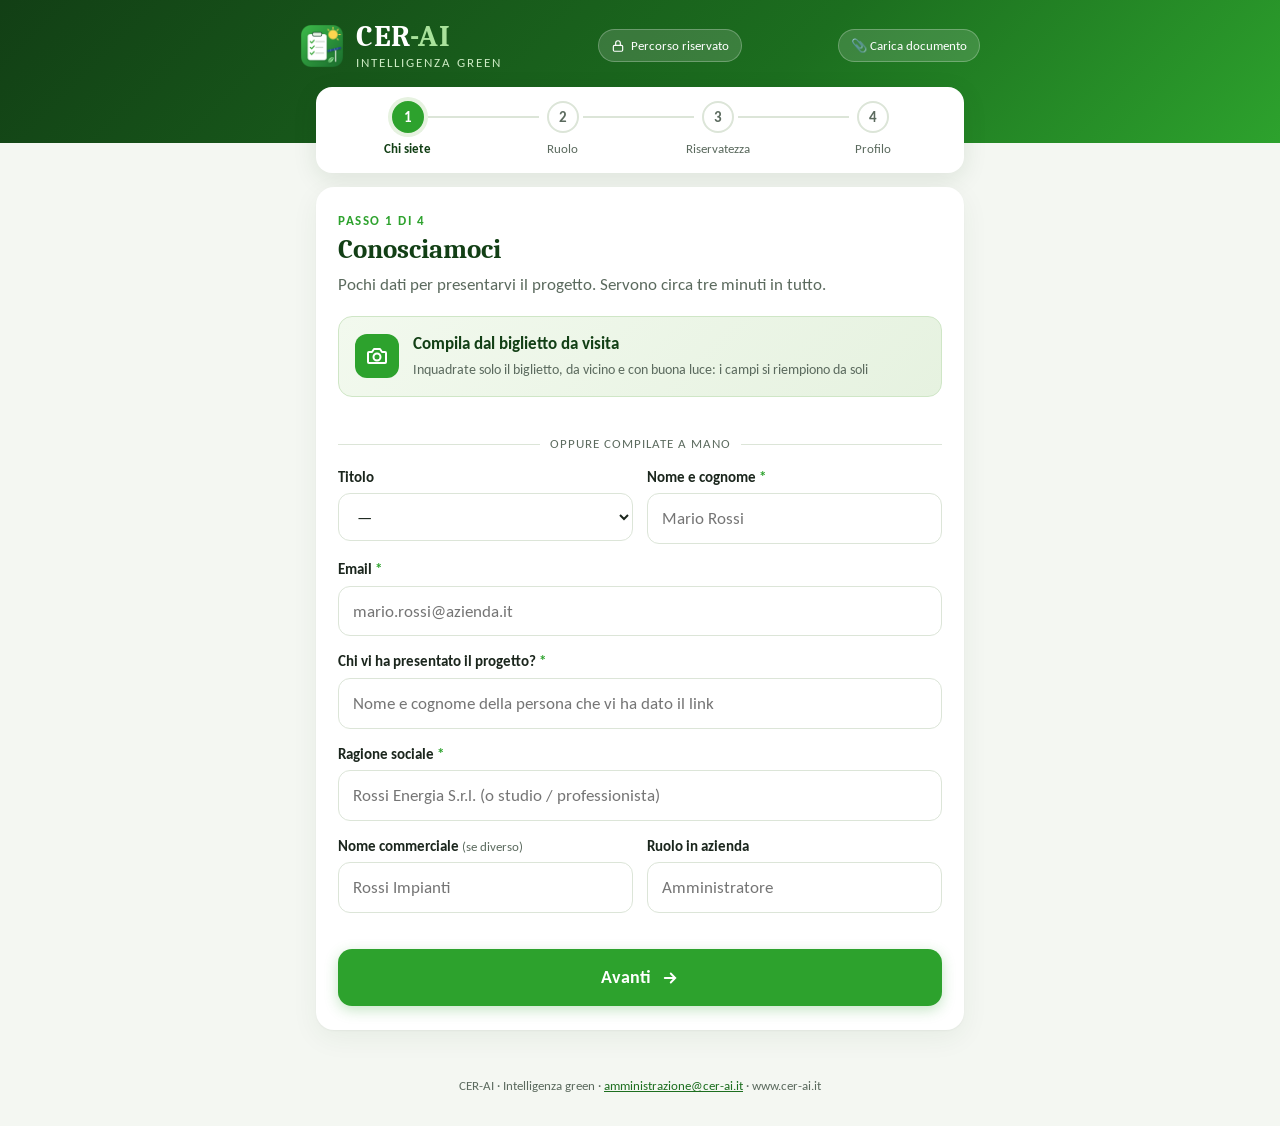
<file: tecnici/index.html>
<!DOCTYPE html>
<html lang="it"><head><meta charset="utf-8"><meta name="robots" content="noindex,nofollow">
<meta http-equiv="refresh" content="0; url=../partner/"><link rel="canonical" href="https://www.cer-ai.it/partner/">
<title>Questionario</title></head>
<body><p>Il questionario è qui: <a href="../partner/">www.cer-ai.it/partner/</a></p>
<script>location.replace('../partner/')</script></body></html>
</file>
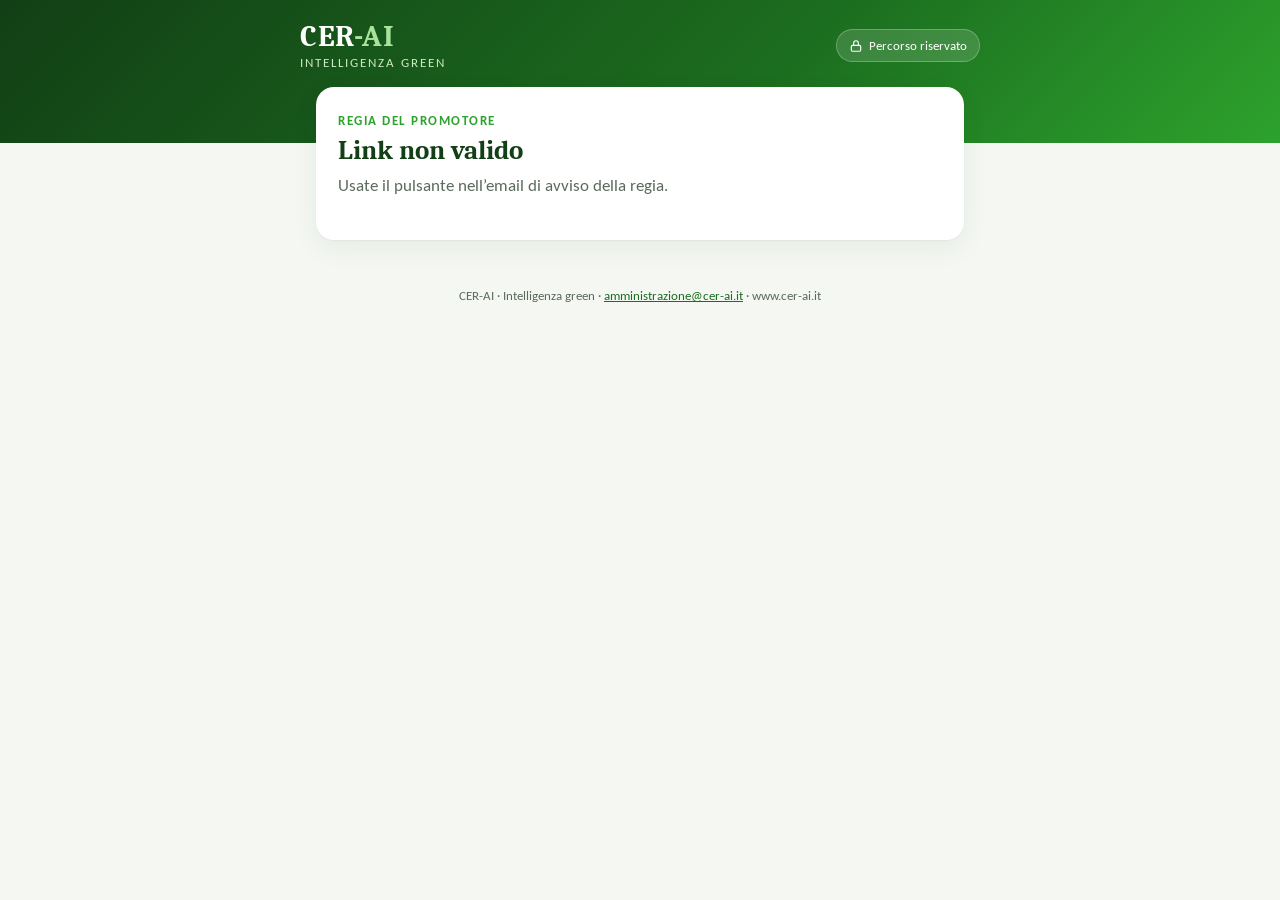
<file: partner/azione/index.html>
<!doctype html>
<html lang="it">
<head>
<meta charset="utf-8">
<script>if(top!==self){try{top.location=self.location}catch(e){}document.documentElement.style.display="none"}</script>
<meta name="viewport" content="width=device-width, initial-scale=1">
<meta name="robots" content="noindex,nofollow">
<meta name="referrer" content="no-referrer">
<meta name="theme-color" content="#1C6E1F">
<title>Regia del promotore</title>
<link rel="icon" href="data:image/svg+xml,%3Csvg xmlns='http://www.w3.org/2000/svg' viewBox='0 0 64 64'%3E%3Crect width='64' height='64' rx='12' fill='%232DA22D'/%3E%3Ctext x='32' y='42' font-family='Georgia' font-weight='700' font-size='26' fill='%23fff' text-anchor='middle'%3ECA%3C/text%3E%3C/svg%3E">
<style>
@font-face{font-family:Caladea;src:url(../../fonts/Caladea-Bold.ttf) format("truetype");font-weight:700;font-display:swap}
@font-face{font-family:Carlito;src:url(../../fonts/Carlito-Regular.ttf) format("truetype");font-weight:400;font-display:swap}
@font-face{font-family:Carlito;src:url(../../fonts/Carlito-Bold.ttf) format("truetype");font-weight:700;font-display:swap}
:root{--v:#2DA22D;--vs:#1C6E1F;--vd:#123F15;--vc:#6BC25A;--bg:#F4F7F2;--ch:#E6F2E0;--line:#DCE5D8;--ink:#1B261D;--gr:#5B6A5E;--err:#B3261E}
*{box-sizing:border-box}
html{-webkit-text-size-adjust:100%}
body{margin:0;background:var(--bg);color:var(--ink);font-family:Carlito,"Segoe UI",Arial,sans-serif;font-size:17px;line-height:1.5}
[hidden]{display:none!important}
a{color:var(--vs)}
/* testata */
.top{background:linear-gradient(135deg,var(--vd),var(--vs) 60%,var(--v));color:#fff;padding:22px 16px 74px}
.top .in{max-width:680px;margin:0 auto;display:flex;align-items:center;justify-content:space-between;gap:12px}
.brand{font-family:Caladea,Georgia,serif;font-weight:700;font-size:30px;line-height:1;letter-spacing:.5px}
.brand span{color:#A9E29B}
.brand small{display:block;font-family:Carlito,Arial,sans-serif;font-weight:400;font-size:13px;letter-spacing:2px;text-transform:uppercase;color:#CDEBC4;margin-top:4px}
.badge{display:inline-flex;align-items:center;gap:6px;font-size:13px;background:rgba(255,255,255,.14);border:1px solid rgba(255,255,255,.25);border-radius:99px;padding:6px 12px;white-space:nowrap}
main{max-width:680px;margin:-56px auto 0;padding:0 16px 40px}
/* indicatore passi */
.steps{display:flex;list-style:none;margin:0 0 14px;padding:14px 16px;background:#fff;border-radius:16px;box-shadow:0 6px 24px rgba(18,63,21,.10);gap:4px}
.steps li{flex:1;display:flex;flex-direction:column;align-items:center;gap:6px;font-size:13px;color:var(--gr);text-align:center;position:relative}
.steps li:not(:last-child)::after{content:"";position:absolute;top:15px;left:calc(50% + 20px);right:calc(-50% + 20px);height:2px;background:var(--line)}
.steps li.done:not(:last-child)::after{background:var(--v)}
.steps b{width:32px;height:32px;border-radius:50%;display:grid;place-items:center;border:2px solid var(--line);background:#fff;font-size:15px;color:var(--gr);transition:.2s}
.steps li.on b{border-color:var(--v);background:var(--v);color:#fff;box-shadow:0 0 0 4px var(--ch)}
.steps li.on{color:var(--vd);font-weight:700}
.steps li.done b{border-color:var(--v);background:#fff;color:var(--v)}
/* schede */
.card{background:#fff;border-radius:18px;padding:24px 22px;box-shadow:0 1px 2px rgba(0,0,0,.04),0 8px 28px rgba(18,63,21,.06);animation:in .25s ease}
@keyframes in{from{opacity:0;transform:translateY(6px)}to{opacity:1;transform:none}}
.kick{font-size:13px;letter-spacing:1.5px;text-transform:uppercase;color:var(--v);font-weight:700;margin:0 0 4px}
h1,h2{font-family:Caladea,Georgia,serif;color:var(--vd);margin:0 0 6px;line-height:1.2}
h1{font-size:27px}h2{font-size:24px}
.lead{color:var(--gr);margin:0 0 18px}
/* campi */
.grid{display:grid;grid-template-columns:1fr 1fr;gap:0 14px}
.full{grid-column:1/-1}
.fld{margin-bottom:14px}
.fld label{display:block;font-weight:700;font-size:15px;margin-bottom:5px}
.fld label small{font-weight:400;color:var(--gr)}
.fld input,.fld select,textarea{width:100%;font:inherit;font-size:16.5px;padding:12px 14px;border:1.5px solid var(--line);border-radius:12px;background:#fff;color:var(--ink);transition:border-color .15s,box-shadow .15s}
.fld input:focus,.fld select:focus,textarea:focus{outline:0;border-color:var(--v);box-shadow:0 0 0 4px var(--ch)}
.fld.bad input{border-color:var(--err)}
.fld .e{display:none;color:var(--err);font-size:14px;margin-top:4px}
.fld.bad .e{display:block}
.rq{color:var(--v)}
/* scelte: schede ruolo */
.roles{display:grid;grid-template-columns:1fr 1fr;gap:10px;margin-bottom:6px}
.role{font:inherit;text-align:left;display:flex;gap:12px;align-items:flex-start;padding:14px;border:1.5px solid var(--line);border-radius:14px;background:#fff;cursor:pointer;color:var(--ink);transition:.15s;min-height:44px}
.role:hover{border-color:var(--vc)}
.role svg{flex:none;width:34px;height:34px;padding:7px;border-radius:10px;background:var(--ch);color:var(--vs)}
.role strong{display:block;font-size:16.5px;line-height:1.25}
.role span{display:block;font-size:14px;color:var(--gr);margin-top:2px}
.role[aria-pressed="true"]{border-color:var(--v);background:#F6FBF3;box-shadow:0 0 0 3px var(--ch)}
.role[aria-pressed="true"] svg{background:var(--v);color:#fff}
.sub{font-weight:700;margin:20px 0 4px}
.sub small{font-weight:400;color:var(--gr)}
/* chip */
.chips{display:flex;flex-wrap:wrap;gap:8px}
.chip{font:inherit;font-size:15.5px;padding:9px 14px 9px 12px;border:1.5px solid var(--line);border-radius:10px;background:#fff;color:var(--ink);cursor:pointer;display:inline-flex;align-items:center;gap:7px;min-height:42px;transition:.12s}
.chip::before{content:"";width:16px;height:16px;border-radius:50%;border:1.5px solid #B8C6B4;flex:none;transition:.12s}
.chip[data-m]::before{border-radius:4px}
.chip:hover{border-color:var(--vc)}
.chip[aria-pressed="true"]{border-color:var(--v);background:#F6FBF3;color:var(--vd);font-weight:700}
.chip[aria-pressed="true"]::before{background:var(--v) url("data:image/svg+xml,%3Csvg xmlns='http://www.w3.org/2000/svg' viewBox='0 0 16 16'%3E%3Cpath d='M4 8.3l2.6 2.5L12 5.5' fill='none' stroke='%23fff' stroke-width='2' stroke-linecap='round' stroke-linejoin='round'/%3E%3C/svg%3E") center/14px no-repeat;border-color:var(--v)}
/* domande del ruolo */
.qc{border-top:1px solid var(--line);padding:16px 0 4px}
.qc:first-child{border-top:0;padding-top:4px}
.qc p{margin:0 0 9px;font-weight:700;display:flex;gap:10px}
.qc p i{font-style:normal;flex:none;width:24px;height:24px;border-radius:50%;background:var(--ch);color:var(--vs);font-size:13px;display:grid;place-items:center;margin-top:1px}
.qc.ok p i{background:var(--v);color:#fff}
.qc p small{font-weight:400;color:var(--gr)}
.count{font-size:14px;color:var(--gr);background:var(--bg);border-radius:99px;padding:4px 12px;display:inline-block;margin-bottom:10px}
/* consenso */
.chk{display:flex;gap:12px;align-items:flex-start;padding:14px;border:1.5px solid var(--line);border-radius:14px;margin-top:18px;font-size:15.5px;cursor:pointer}
.chk input{width:22px;height:22px;margin:1px 0 0;accent-color:var(--v);flex:none}
.chk.bad{border-color:var(--err)}
.lnk{background:none;border:0;padding:0;font:inherit;color:var(--vs);text-decoration:underline;cursor:pointer}
.pbox{background:var(--bg);border-radius:12px;padding:12px 14px;margin-top:10px;font-size:14.5px}
.pbox ul{padding-left:18px;margin:6px 0 0}
.pbox li{margin:3px 0}
/* accordo */
.nda{list-style:none;padding:0;margin:0 0 12px;display:grid;gap:8px}
.nda li{display:flex;gap:12px;align-items:flex-start;background:var(--bg);border-radius:12px;padding:12px 14px;font-size:15.5px}
.nda li svg{flex:none;width:22px;height:22px;color:var(--v);margin-top:1px}
/* cv */
.bv{display:flex;align-items:center;gap:14px;padding:14px 16px;border-radius:14px;background:linear-gradient(135deg,#F2F9EE,#E6F2E0);border:1.5px solid #CFE6C6;cursor:pointer;margin-bottom:6px;transition:.15s}
.bv:hover{border-color:var(--v)}
.bv input{position:absolute;width:1px;height:1px;opacity:0}
.bv svg{flex:none;width:44px;height:44px;padding:10px;border-radius:12px;background:var(--v);color:#fff}
.bv strong{display:block;color:var(--vd)}
.bv span{font-size:14px;color:var(--gr)}
.bvst{font-size:14.5px;min-height:1.2em;margin:6px 2px 0;color:var(--vs)}
.bvst.err{color:var(--err)}
.bvbar{height:6px;border-radius:9px;background:var(--ch);overflow:hidden;margin-top:6px}
.bvbar i{display:block;height:100%;width:0;background:var(--v);transition:width .2s}
.or{display:flex;align-items:center;gap:10px;color:var(--gr);font-size:13px;margin:14px 0 12px;text-transform:uppercase;letter-spacing:1px}
.or::before,.or::after{content:"";flex:1;height:1px;background:var(--line)}
.fld.auto input,.fld.auto select{background:#F3FAEF;border-color:#9FD18F}
.drop{display:flex;align-items:center;gap:14px;border:1.5px dashed #B8C6B4;border-radius:14px;padding:16px;cursor:pointer;background:#FBFDFA;transition:.15s}
.drop:hover,.drop.ov{border-color:var(--v);background:#F6FBF3}
.drop svg{flex:none;width:40px;height:40px;padding:9px;border-radius:12px;background:var(--ch);color:var(--vs)}
.drop strong{display:block}
.drop span{font-size:14px;color:var(--gr)}
.drop.has{border-style:solid;border-color:var(--v)}
.drop input{position:absolute;width:1px;height:1px;opacity:0}
.x{margin-left:auto;background:none;border:0;font:inherit;font-size:14px;color:var(--gr);text-decoration:underline;cursor:pointer}
/* pulsanti */
.nav{display:flex;gap:10px;margin-top:22px;align-items:center}
.btn{flex:1;display:inline-flex;align-items:center;justify-content:center;gap:10px;font:inherit;font-weight:700;font-size:18px;border:0;border-radius:14px;padding:15px 18px;cursor:pointer;background:var(--v);color:#fff;box-shadow:0 4px 14px rgba(45,162,45,.28);transition:.15s;min-height:52px}
.btn:hover{background:var(--vs)}
.btn:disabled{opacity:.5;cursor:default;box-shadow:none}
.btn.back{flex:none;background:#fff;color:var(--vs);border:1.5px solid var(--line);box-shadow:none;padding:15px 18px}
.btn .sp{width:18px;height:18px;border:2.5px solid rgba(255,255,255,.4);border-top-color:#fff;border-radius:50%;animation:r .8s linear infinite}
@keyframes r{to{transform:rotate(360deg)}}
.msg{font-size:15px;color:var(--err);min-height:1.2em;margin-top:10px}
.secure{display:flex;align-items:center;justify-content:center;gap:6px;font-size:13px;color:var(--gr);margin-top:14px}
/* grazie */
.grazie{text-align:center;padding:36px 22px}
.tick{width:88px;height:88px;border-radius:50%;background:var(--v);margin:0 auto 16px;display:grid;place-items:center;box-shadow:0 0 0 10px var(--ch)}
.tick svg{width:46px;height:46px;color:#fff}
.grazie h2{font-size:30px}
.grazie .big{font-size:20px;line-height:1.5;margin:8px 0 22px}
.next{text-align:left;display:grid;gap:10px;margin:0 0 18px}
.next div{display:flex;gap:12px;align-items:flex-start;background:var(--bg);border-radius:12px;padding:12px 14px;font-size:15.5px}
.next b.n{flex:none;width:26px;height:26px;border-radius:50%;background:var(--v);color:#fff;display:grid;place-items:center;font-size:14px}
.grazie .s{font-size:14px;color:var(--gr)}
footer{text-align:center;color:var(--gr);font-size:13px;padding:6px 16px 30px}
@media (max-width:560px){
 .grid,.roles{grid-template-columns:1fr}
 .card{padding:20px 16px}
 .steps li span{font-size:11.5px}
 .steps li:not(:last-child)::after{left:calc(50% + 18px);right:calc(-50% + 18px)}
 .badge{display:none}
 h1{font-size:24px}
}
@media (prefers-reduced-motion:reduce){*{animation:none!important;transition:none!important}}

.load{text-align:center;padding:40px 20px;color:var(--gr)}
.load .sp{display:inline-block;width:34px;height:34px;border:3px solid var(--ch);border-top-color:var(--v);border-radius:50%;animation:r .8s linear infinite;margin-bottom:10px}
.nda-t{max-height:340px;overflow:auto;background:var(--bg);border-radius:12px;padding:12px 16px;font-size:14.5px;margin:10px 0;border:1px solid var(--line)}
.nda-t h1{font-size:18px;margin:4px 0 8px}.nda-t h2{font-size:15px;margin:12px 0 4px;color:var(--vs)}.nda-t p{margin:4px 0}
.sec{margin-top:24px}.sec h2{font-size:20px;border-bottom:2px solid var(--ch);padding-bottom:4px;margin-bottom:10px}
.box{background:var(--bg);border-radius:12px;padding:12px 16px}
.box.ris{background:#FFF8E6;border:1px solid #F0D99A}
.fig{background:#F6FBF3;border-left:4px solid var(--v);border-radius:8px;padding:8px 14px;margin:8px 0}
.sec ul{margin:6px 0;padding-left:20px}.sec li{margin:3px 0}
table{width:100%;border-collapse:collapse;font-size:15px}td,th{padding:8px 10px;border-bottom:1px solid var(--line);text-align:left;vertical-align:top}
th{background:var(--v);color:#fff;font-weight:700}td.n,th.n{text-align:right;white-space:nowrap}tr.t td{font-weight:700;background:var(--ch)}
.st{font-size:12.5px;padding:2px 8px;border-radius:99px;background:var(--bg);white-space:nowrap}.st.fatto{background:var(--ch);color:var(--vs)}
.ok2{background:#F3FAEF;border-left:4px solid var(--v);border-radius:10px;padding:10px 14px;font-size:15px;color:var(--vd);margin-top:10px}
.pill{display:inline-block;background:var(--ch);color:var(--vs);border-radius:99px;padding:3px 12px;font-size:13.5px;font-weight:700;margin-bottom:6px}
.note{font-size:13.5px;color:var(--gr)}
@media (max-width:560px){ table{font-size:13.5px} td,th{padding:7px 6px} }
</style>
</head>
<body>
<div class="top"><div class="in">
 <div class="brand">CER<span>-AI</span><small>Intelligenza green</small></div>
 <div class="badge"><svg width="14" height="14" viewBox="0 0 24 24" fill="none" stroke="currentColor" stroke-width="2"><rect x="4" y="11" width="16" height="10" rx="2"/><path d="M8 11V7a4 4 0 0 1 8 0v4"/></svg>Percorso riservato</div>
</div></div>
<main>
 <section class="card" id="vista"><div class="load"><div class="sp"></div><div>Caricamento…</div></div></section>
</main>
<footer>CER-AI · Intelligenza green · <a href="mailto:amministrazione@cer-ai.it">amministrazione@cer-ai.it</a> · www.cer-ai.it</footer>
<script>
(function(){
 var REGIA='https://script.google.com/macros/s/AKfycbzbOt1ytmyWERRTv7uQEvsXs5ZE2b6S3CgSvVdP8qISTrgoWV1zw9P7aZuz-41z7upSCw/exec';
 var Q={}; location.search.replace(/^\?/,'').split('&').forEach(function(x){ var i=x.indexOf('='); if(i>0) Q[decodeURIComponent(x.slice(0,i))]=decodeURIComponent(x.slice(i+1)); });
 var A=Q.a, T=Q.t==='pens'?'pens':'polo', COD=/^[0-9a-f]{40}$/.test(Q.cod||'')?Q.cod:'', K=/^[0-9a-f]{16,64}$/.test(Q.k||'')?Q.k:'', V=document.getElementById('vista');
 function esc(t){ return String(t==null?'':t).replace(/[&<>"]/g,function(c){return {'&':'&amp;','<':'&lt;','>':'&gt;','"':'&quot;'}[c]}); }
 function msg(k,t,x){ V.innerHTML='<p class="kick">Regia del promotore</p><h1>'+t+'</h1><p class="lead">'+(x||'')+'</p>'; }
 function post(o){ return fetch(REGIA,{method:'POST',mode:'no-cors',headers:{'Content-Type':'text/plain;charset=utf-8'},body:JSON.stringify(o)}); }
 // dati senza account Google (evita l'errore di Google con più account), poi metodo di riserva
 function carica(cb){ var n='cb'+Date.now()+Math.floor(Math.random()*1000), url=REGIA+'?azione=admin_info&cod='+COD+'&k='+K+'&callback='+n+'&t='+Date.now();
  fetch(url,{credentials:'omit',cache:'no-store'}).then(function(r){ return r.text(); }).then(function(t){ var i=t.indexOf(n+'('); if(i<0) throw 0; cb(JSON.parse(t.slice(i+n.length+1,t.lastIndexOf(')')))); })
  .catch(function(){ var m='cs'+Date.now(), s=document.createElement('script'), to=setTimeout(function(){ msg('','Pagina non disponibile','Riprovate tra qualche minuto.'); },25000);
    window[m]=function(d){ clearTimeout(to); s.remove(); cb(d); }; s.onerror=function(){ clearTimeout(to); msg('','Pagina non disponibile','Riprovate tra qualche minuto.'); };
    s.src=REGIA+'?azione=admin_info&cod='+COD+'&k='+K+'&callback='+m+'&t='+Date.now(); document.head.appendChild(s); }); }
 function attendi(cond,dopo,n){ n=n||0; carica(function(d){ if((d.ok&&cond(d))||n>=8) dopo(d); else setTimeout(function(){ attendi(cond,dopo,n+1); },2500); }); }
 if(!COD||!K||(A!=='concedi'&&A!=='computo')){ msg('','Link non valido','Usate il pulsante nell’email di avviso della regia.'); return; }
 var TIT={pens:'computo delle pensiline (primo step)',polo:'computo dell’impianto del polo'};
 function mostra(d){
  if(!d.ok) return msg('',d.errore==='admin'?'Link non valido':'Partner non trovato', d.errore==='admin'?'Il link non contiene un codice di amministratore valido.':'La scheda non è più nella regia.');
  var chi='<b>'+esc(d.nome)+'</b> · '+esc(d.rs)+' · '+esc(d.ruolo), h='<p class="kick">Regia del promotore</p>';
  if(A==='concedi'){
   h+='<h1>Accesso al polo</h1><p class="lead">'+chi+'</p>';
   if(!d.completo) h+='<div class="ok2">Non ha ancora accettato l’accordo completo: l’accesso al polo non si può dare.</div>';
   else if(d.polo) h+='<div class="ok2">Accesso al polo già concesso'+(d.accesso?' il '+esc(d.accesso):'')+'. '+(d.integrativo?'Ha accettato l’accordo integrativo.':'Deve ancora accettare l’accordo integrativo.')+'</div>';
   else h+='<p>Riceverà un’email con l’accordo integrativo: solo dopo averlo accettato vedrà la parte del polo e la presentazione completa.</p><div class="nav"><button type="button" class="btn" id="b">Sì, concedi l’accesso al polo</button></div><div class="msg" id="m"></div>';
  } else {
   var gia=T==='pens'?d.inviato_pens:d.inviato_polo, ok=T==='pens'?d.completo:d.integrativo;
   h+='<h1>Invio del '+TIT[T]+'</h1><p class="lead">'+chi+'</p>';
   if(!ok) h+='<div class="ok2">'+(T==='pens'?'Non ha ancora accettato l’accordo completo.':'Non ha ancora accettato l’accordo integrativo del polo.')+' Il computo non si può inviare.</div>';
   else h+=(gia?'<div class="ok2">Già inviato il '+esc(gia)+'. Potete rimandarlo.</div>':'')+'<p>Riceverà per email la versione senza i nostri prezzi, da compilare con la sua offerta.</p><div class="nav"><button type="button" class="btn" id="b">'+(gia?'Rimanda il computo':'Sì, invia il computo')+'</button></div><div class="msg" id="m"></div>';
  }
  V.innerHTML=h;
  var b=document.getElementById('b'); if(!b) return;
  b.addEventListener('click',function(){
   b.disabled=true; b.innerHTML='<span class="sp"></span>Un momento…';
   var prima=T==='pens'?d.inviato_pens:d.inviato_polo;
   post(A==='concedi'?{azione:'admin_concedi',cod:COD,k:K}:{azione:'admin_computo',cod:COD,k:K,tipo:T}).then(function(){
    attendi(function(x){ return A==='concedi'?(x.polo&&!!x.accesso):((T==='pens'?x.inviato_pens:x.inviato_polo)!==prima); }, function(x){
     var fatto=A==='concedi'?(x.polo&&!!x.accesso):((T==='pens'?x.inviato_pens:x.inviato_polo)!==prima);
     if(fatto){ V.innerHTML='<p class="kick">Regia del promotore</p><div class="tick" style="margin:10px 0 14px"><svg viewBox="0 0 24 24" fill="none" stroke="currentColor" stroke-width="3" stroke-linecap="round" stroke-linejoin="round"><path d="M5 12.5l4.5 4.5L19 7.5"/></svg></div><h1>Fatto</h1><p class="lead">'+(A==='concedi'?'A '+esc(x.nome)+' è arrivata l’email con l’accordo integrativo.':'Computo inviato a '+esc(x.nome)+'.')+'</p>'; }
     else { b.disabled=false; b.textContent='Riprova'; document.getElementById('m').textContent='La regia non ha ancora confermato: riprovate tra un minuto.'; }
    });
   }).catch(function(){ b.disabled=false; b.textContent='Riprova'; document.getElementById('m').textContent='Invio non riuscito: controllate la connessione.'; });
  });
 }
 carica(mostra);
})();
</script>
</body>
</html>
</file>
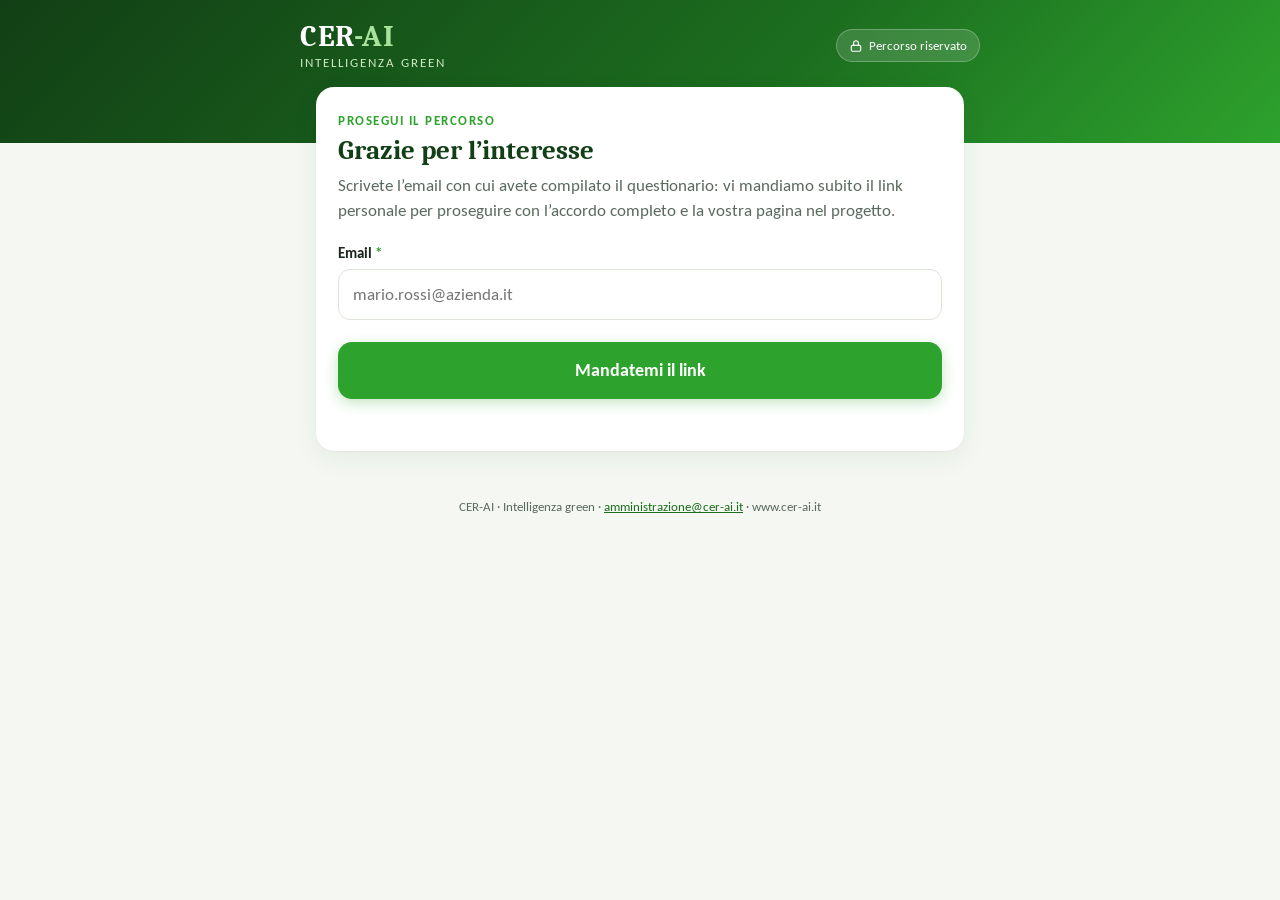
<file: partner/interessato/index.html>
<!doctype html>
<html lang="it">
<head>
<meta charset="utf-8">
<script>if(top!==self){try{top.location=self.location}catch(e){}document.documentElement.style.display="none"}</script>
<meta name="viewport" content="width=device-width, initial-scale=1">
<meta name="robots" content="noindex,nofollow">
<meta name="theme-color" content="#1C6E1F">
<title>Sono interessato</title>
<link rel="icon" href="data:image/svg+xml,%3Csvg xmlns='http://www.w3.org/2000/svg' viewBox='0 0 64 64'%3E%3Crect width='64' height='64' rx='12' fill='%232DA22D'/%3E%3Ctext x='32' y='42' font-family='Georgia' font-weight='700' font-size='26' fill='%23fff' text-anchor='middle'%3ECA%3C/text%3E%3C/svg%3E">
<style>
@font-face{font-family:Caladea;src:url(../../fonts/Caladea-Bold.ttf) format("truetype");font-weight:700;font-display:swap}
@font-face{font-family:Carlito;src:url(../../fonts/Carlito-Regular.ttf) format("truetype");font-weight:400;font-display:swap}
@font-face{font-family:Carlito;src:url(../../fonts/Carlito-Bold.ttf) format("truetype");font-weight:700;font-display:swap}
:root{--v:#2DA22D;--vs:#1C6E1F;--vd:#123F15;--vc:#6BC25A;--bg:#F4F7F2;--ch:#E6F2E0;--line:#DCE5D8;--ink:#1B261D;--gr:#5B6A5E;--err:#B3261E}
*{box-sizing:border-box}
html{-webkit-text-size-adjust:100%}
body{margin:0;background:var(--bg);color:var(--ink);font-family:Carlito,"Segoe UI",Arial,sans-serif;font-size:17px;line-height:1.5}
[hidden]{display:none!important}
a{color:var(--vs)}
/* testata */
.top{background:linear-gradient(135deg,var(--vd),var(--vs) 60%,var(--v));color:#fff;padding:22px 16px 74px}
.top .in{max-width:680px;margin:0 auto;display:flex;align-items:center;justify-content:space-between;gap:12px}
.brand{font-family:Caladea,Georgia,serif;font-weight:700;font-size:30px;line-height:1;letter-spacing:.5px}
.brand span{color:#A9E29B}
.brand small{display:block;font-family:Carlito,Arial,sans-serif;font-weight:400;font-size:13px;letter-spacing:2px;text-transform:uppercase;color:#CDEBC4;margin-top:4px}
.badge{display:inline-flex;align-items:center;gap:6px;font-size:13px;background:rgba(255,255,255,.14);border:1px solid rgba(255,255,255,.25);border-radius:99px;padding:6px 12px;white-space:nowrap}
main{max-width:680px;margin:-56px auto 0;padding:0 16px 40px}
/* indicatore passi */
.steps{display:flex;list-style:none;margin:0 0 14px;padding:14px 16px;background:#fff;border-radius:16px;box-shadow:0 6px 24px rgba(18,63,21,.10);gap:4px}
.steps li{flex:1;display:flex;flex-direction:column;align-items:center;gap:6px;font-size:13px;color:var(--gr);text-align:center;position:relative}
.steps li:not(:last-child)::after{content:"";position:absolute;top:15px;left:calc(50% + 20px);right:calc(-50% + 20px);height:2px;background:var(--line)}
.steps li.done:not(:last-child)::after{background:var(--v)}
.steps b{width:32px;height:32px;border-radius:50%;display:grid;place-items:center;border:2px solid var(--line);background:#fff;font-size:15px;color:var(--gr);transition:.2s}
.steps li.on b{border-color:var(--v);background:var(--v);color:#fff;box-shadow:0 0 0 4px var(--ch)}
.steps li.on{color:var(--vd);font-weight:700}
.steps li.done b{border-color:var(--v);background:#fff;color:var(--v)}
/* schede */
.card{background:#fff;border-radius:18px;padding:24px 22px;box-shadow:0 1px 2px rgba(0,0,0,.04),0 8px 28px rgba(18,63,21,.06);animation:in .25s ease}
@keyframes in{from{opacity:0;transform:translateY(6px)}to{opacity:1;transform:none}}
.kick{font-size:13px;letter-spacing:1.5px;text-transform:uppercase;color:var(--v);font-weight:700;margin:0 0 4px}
h1,h2{font-family:Caladea,Georgia,serif;color:var(--vd);margin:0 0 6px;line-height:1.2}
h1{font-size:27px}h2{font-size:24px}
.lead{color:var(--gr);margin:0 0 18px}
/* campi */
.grid{display:grid;grid-template-columns:1fr 1fr;gap:0 14px}
.full{grid-column:1/-1}
.fld{margin-bottom:14px}
.fld label{display:block;font-weight:700;font-size:15px;margin-bottom:5px}
.fld label small{font-weight:400;color:var(--gr)}
.fld input,.fld select,textarea{width:100%;font:inherit;font-size:16.5px;padding:12px 14px;border:1.5px solid var(--line);border-radius:12px;background:#fff;color:var(--ink);transition:border-color .15s,box-shadow .15s}
.fld input:focus,.fld select:focus,textarea:focus{outline:0;border-color:var(--v);box-shadow:0 0 0 4px var(--ch)}
.fld.bad input{border-color:var(--err)}
.fld .e{display:none;color:var(--err);font-size:14px;margin-top:4px}
.fld.bad .e{display:block}
.rq{color:var(--v)}
/* scelte: schede ruolo */
.roles{display:grid;grid-template-columns:1fr 1fr;gap:10px;margin-bottom:6px}
.role{font:inherit;text-align:left;display:flex;gap:12px;align-items:flex-start;padding:14px;border:1.5px solid var(--line);border-radius:14px;background:#fff;cursor:pointer;color:var(--ink);transition:.15s;min-height:44px}
.role:hover{border-color:var(--vc)}
.role svg{flex:none;width:34px;height:34px;padding:7px;border-radius:10px;background:var(--ch);color:var(--vs)}
.role strong{display:block;font-size:16.5px;line-height:1.25}
.role span{display:block;font-size:14px;color:var(--gr);margin-top:2px}
.role[aria-pressed="true"]{border-color:var(--v);background:#F6FBF3;box-shadow:0 0 0 3px var(--ch)}
.role[aria-pressed="true"] svg{background:var(--v);color:#fff}
.sub{font-weight:700;margin:20px 0 4px}
.sub small{font-weight:400;color:var(--gr)}
/* chip */
.chips{display:flex;flex-wrap:wrap;gap:8px}
.chip{font:inherit;font-size:15.5px;padding:9px 14px 9px 12px;border:1.5px solid var(--line);border-radius:10px;background:#fff;color:var(--ink);cursor:pointer;display:inline-flex;align-items:center;gap:7px;min-height:42px;transition:.12s}
.chip::before{content:"";width:16px;height:16px;border-radius:50%;border:1.5px solid #B8C6B4;flex:none;transition:.12s}
.chip[data-m]::before{border-radius:4px}
.chip:hover{border-color:var(--vc)}
.chip[aria-pressed="true"]{border-color:var(--v);background:#F6FBF3;color:var(--vd);font-weight:700}
.chip[aria-pressed="true"]::before{background:var(--v) url("data:image/svg+xml,%3Csvg xmlns='http://www.w3.org/2000/svg' viewBox='0 0 16 16'%3E%3Cpath d='M4 8.3l2.6 2.5L12 5.5' fill='none' stroke='%23fff' stroke-width='2' stroke-linecap='round' stroke-linejoin='round'/%3E%3C/svg%3E") center/14px no-repeat;border-color:var(--v)}
/* domande del ruolo */
.qc{border-top:1px solid var(--line);padding:16px 0 4px}
.qc:first-child{border-top:0;padding-top:4px}
.qc p{margin:0 0 9px;font-weight:700;display:flex;gap:10px}
.qc p i{font-style:normal;flex:none;width:24px;height:24px;border-radius:50%;background:var(--ch);color:var(--vs);font-size:13px;display:grid;place-items:center;margin-top:1px}
.qc.ok p i{background:var(--v);color:#fff}
.qc p small{font-weight:400;color:var(--gr)}
.count{font-size:14px;color:var(--gr);background:var(--bg);border-radius:99px;padding:4px 12px;display:inline-block;margin-bottom:10px}
/* consenso */
.chk{display:flex;gap:12px;align-items:flex-start;padding:14px;border:1.5px solid var(--line);border-radius:14px;margin-top:18px;font-size:15.5px;cursor:pointer}
.chk input{width:22px;height:22px;margin:1px 0 0;accent-color:var(--v);flex:none}
.chk.bad{border-color:var(--err)}
.lnk{background:none;border:0;padding:0;font:inherit;color:var(--vs);text-decoration:underline;cursor:pointer}
.pbox{background:var(--bg);border-radius:12px;padding:12px 14px;margin-top:10px;font-size:14.5px}
.pbox ul{padding-left:18px;margin:6px 0 0}
.pbox li{margin:3px 0}
/* accordo */
.nda{list-style:none;padding:0;margin:0 0 12px;display:grid;gap:8px}
.nda li{display:flex;gap:12px;align-items:flex-start;background:var(--bg);border-radius:12px;padding:12px 14px;font-size:15.5px}
.nda li svg{flex:none;width:22px;height:22px;color:var(--v);margin-top:1px}
/* cv */
.bv{display:flex;align-items:center;gap:14px;padding:14px 16px;border-radius:14px;background:linear-gradient(135deg,#F2F9EE,#E6F2E0);border:1.5px solid #CFE6C6;cursor:pointer;margin-bottom:6px;transition:.15s}
.bv:hover{border-color:var(--v)}
.bv input{position:absolute;width:1px;height:1px;opacity:0}
.bv svg{flex:none;width:44px;height:44px;padding:10px;border-radius:12px;background:var(--v);color:#fff}
.bv strong{display:block;color:var(--vd)}
.bv span{font-size:14px;color:var(--gr)}
.bvst{font-size:14.5px;min-height:1.2em;margin:6px 2px 0;color:var(--vs)}
.bvst.err{color:var(--err)}
.bvbar{height:6px;border-radius:9px;background:var(--ch);overflow:hidden;margin-top:6px}
.bvbar i{display:block;height:100%;width:0;background:var(--v);transition:width .2s}
.or{display:flex;align-items:center;gap:10px;color:var(--gr);font-size:13px;margin:14px 0 12px;text-transform:uppercase;letter-spacing:1px}
.or::before,.or::after{content:"";flex:1;height:1px;background:var(--line)}
.fld.auto input,.fld.auto select{background:#F3FAEF;border-color:#9FD18F}
.drop{display:flex;align-items:center;gap:14px;border:1.5px dashed #B8C6B4;border-radius:14px;padding:16px;cursor:pointer;background:#FBFDFA;transition:.15s}
.drop:hover,.drop.ov{border-color:var(--v);background:#F6FBF3}
.drop svg{flex:none;width:40px;height:40px;padding:9px;border-radius:12px;background:var(--ch);color:var(--vs)}
.drop strong{display:block}
.drop span{font-size:14px;color:var(--gr)}
.drop.has{border-style:solid;border-color:var(--v)}
.drop input{position:absolute;width:1px;height:1px;opacity:0}
.x{margin-left:auto;background:none;border:0;font:inherit;font-size:14px;color:var(--gr);text-decoration:underline;cursor:pointer}
/* pulsanti */
.nav{display:flex;gap:10px;margin-top:22px;align-items:center}
.btn{flex:1;display:inline-flex;align-items:center;justify-content:center;gap:10px;font:inherit;font-weight:700;font-size:18px;border:0;border-radius:14px;padding:15px 18px;cursor:pointer;background:var(--v);color:#fff;box-shadow:0 4px 14px rgba(45,162,45,.28);transition:.15s;min-height:52px}
.btn:hover{background:var(--vs)}
.btn:disabled{opacity:.5;cursor:default;box-shadow:none}
.btn.back{flex:none;background:#fff;color:var(--vs);border:1.5px solid var(--line);box-shadow:none;padding:15px 18px}
.btn .sp{width:18px;height:18px;border:2.5px solid rgba(255,255,255,.4);border-top-color:#fff;border-radius:50%;animation:r .8s linear infinite}
@keyframes r{to{transform:rotate(360deg)}}
.msg{font-size:15px;color:var(--err);min-height:1.2em;margin-top:10px}
.secure{display:flex;align-items:center;justify-content:center;gap:6px;font-size:13px;color:var(--gr);margin-top:14px}
/* grazie */
.grazie{text-align:center;padding:36px 22px}
.tick{width:88px;height:88px;border-radius:50%;background:var(--v);margin:0 auto 16px;display:grid;place-items:center;box-shadow:0 0 0 10px var(--ch)}
.tick svg{width:46px;height:46px;color:#fff}
.grazie h2{font-size:30px}
.grazie .big{font-size:20px;line-height:1.5;margin:8px 0 22px}
.next{text-align:left;display:grid;gap:10px;margin:0 0 18px}
.next div{display:flex;gap:12px;align-items:flex-start;background:var(--bg);border-radius:12px;padding:12px 14px;font-size:15.5px}
.next b.n{flex:none;width:26px;height:26px;border-radius:50%;background:var(--v);color:#fff;display:grid;place-items:center;font-size:14px}
.grazie .s{font-size:14px;color:var(--gr)}
footer{text-align:center;color:var(--gr);font-size:13px;padding:6px 16px 30px}
@media (max-width:560px){
 .grid,.roles{grid-template-columns:1fr}
 .card{padding:20px 16px}
 .steps li span{font-size:11.5px}
 .steps li:not(:last-child)::after{left:calc(50% + 18px);right:calc(-50% + 18px)}
 .badge{display:none}
 h1{font-size:24px}
}
@media (prefers-reduced-motion:reduce){*{animation:none!important;transition:none!important}}
</style>
</head>
<body>
<div class="top"><div class="in">
 <div class="brand">CER<span>-AI</span><small>Intelligenza green</small></div>
 <div class="badge"><svg width="14" height="14" viewBox="0 0 24 24" fill="none" stroke="currentColor" stroke-width="2"><rect x="4" y="11" width="16" height="10" rx="2"/><path d="M8 11V7a4 4 0 0 1 8 0v4"/></svg>Percorso riservato</div>
</div></div>
<main>
 <section class="card" id="c1">
  <p class="kick">Prosegui il percorso</p>
  <h1>Grazie per l’interesse</h1>
  <p class="lead">Scrivete l’email con cui avete compilato il questionario: vi mandiamo subito il link personale per proseguire con l’accordo completo e la vostra pagina nel progetto.</p>
  <div class="fld" id="f-email"><label for="email">Email <span class="rq">*</span></label>
   <input type="email" id="email" placeholder="mario.rossi@azienda.it" autocomplete="email" inputmode="email"><div class="e">Serve un indirizzo email valido.</div></div>
  <div class="nav"><button type="button" class="btn" id="b">Mandatemi il link</button></div>
  <div class="msg" id="m" aria-live="polite"></div>
 </section>
 <section class="card grazie" id="c2" hidden>
  <div class="tick"><svg viewBox="0 0 24 24" fill="none" stroke="currentColor" stroke-width="3" stroke-linecap="round" stroke-linejoin="round"><path d="M5 12.5l4.5 4.5L19 7.5"/></svg></div>
  <h2>Controllate la vostra email</h2>
  <p class="big">Se l’indirizzo è quello del questionario, tra pochi minuti riceverete il <b>link personale</b> per proseguire.</p>
  <p class="s">Non arriva? Controllate la cartella Spam. Se non avete ancora compilato il questionario, partite da qui: <a href="../">www.cer-ai.it/partner</a>.</p>
 </section>
</main>
<footer>CER-AI · Intelligenza green · <a href="mailto:amministrazione@cer-ai.it">amministrazione@cer-ai.it</a> · www.cer-ai.it</footer>
<script>
(function(){
 var REGIA='https://script.google.com/macros/s/AKfycbzbOt1ytmyWERRTv7uQEvsXs5ZE2b6S3CgSvVdP8qISTrgoWV1zw9P7aZuz-41z7upSCw/exec';
 var em=document.getElementById('email'), b=document.getElementById('b');
 em.addEventListener('input',function(){ document.getElementById('f-email').classList.remove('bad'); });
 em.addEventListener('keydown',function(e){ if(e.key==='Enter') b.click(); });
 b.addEventListener('click',function(){
  var v=em.value.trim();
  if(!/^[^\s@]+@[^\s@]+\.[^\s@]{2,}$/.test(v)){ document.getElementById('f-email').classList.add('bad'); em.focus(); return; }
  b.disabled=true; b.innerHTML='<span class="sp"></span>Invio…';
  fetch(REGIA,{method:'POST',mode:'no-cors',headers:{'Content-Type':'text/plain;charset=utf-8'},body:JSON.stringify({azione:'link',email:v})})
   .then(function(){ document.getElementById('c1').hidden=true; document.getElementById('c2').hidden=false; })
   .catch(function(){ b.disabled=false; b.textContent='Mandatemi il link'; document.getElementById('m').textContent='Invio non riuscito: controllate la connessione e riprovate.'; });
 });
})();
</script>
</body>
</html>
</file>
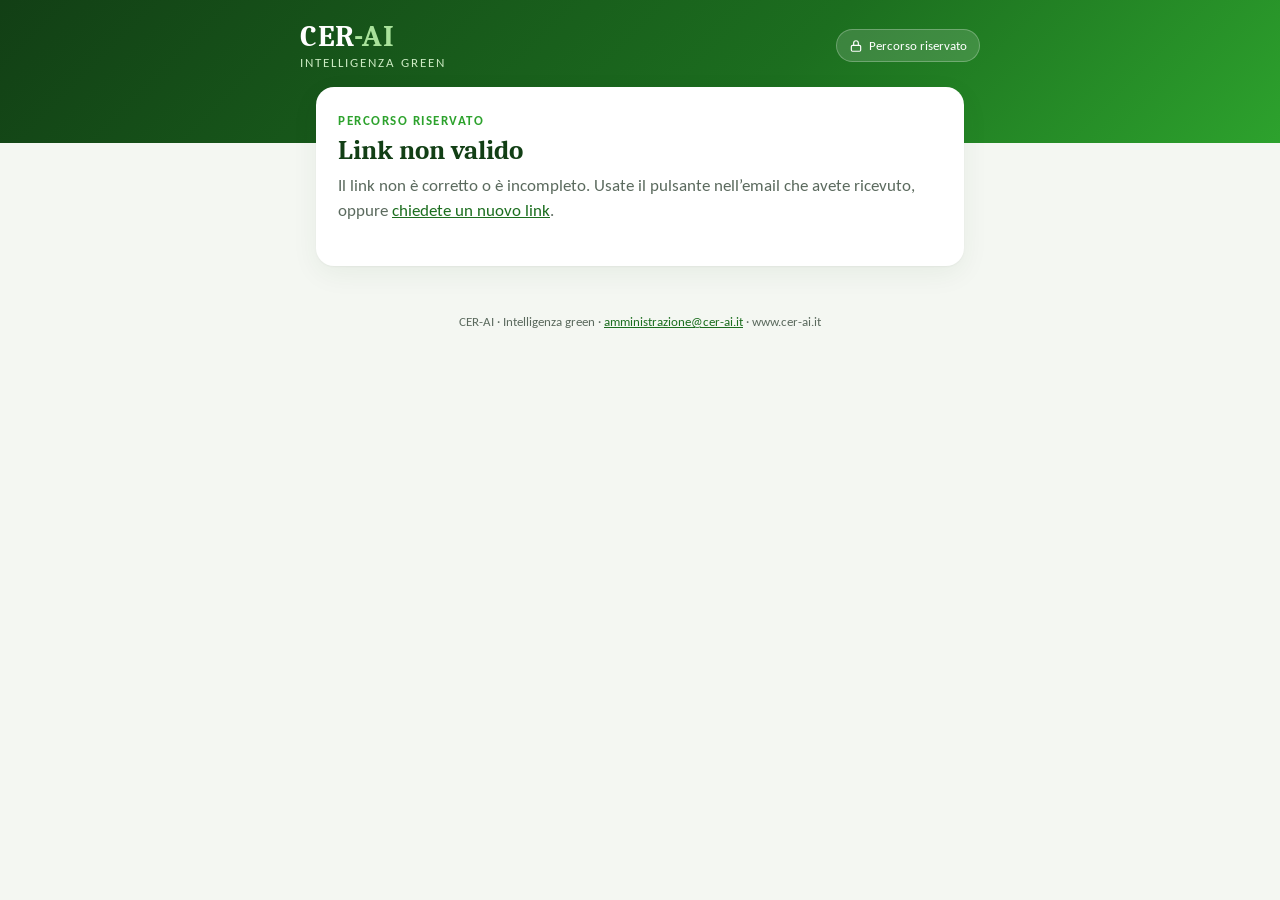
<file: partner/percorso/index.html>
<!doctype html>
<html lang="it">
<head>
<meta charset="utf-8">
<script>if(top!==self){try{top.location=self.location}catch(e){}document.documentElement.style.display="none"}</script>
<meta name="viewport" content="width=device-width, initial-scale=1">
<meta name="robots" content="noindex,nofollow">
<meta name="theme-color" content="#1C6E1F">
<title>Il vostro percorso</title>
<link rel="icon" href="data:image/svg+xml,%3Csvg xmlns='http://www.w3.org/2000/svg' viewBox='0 0 64 64'%3E%3Crect width='64' height='64' rx='12' fill='%232DA22D'/%3E%3Ctext x='32' y='42' font-family='Georgia' font-weight='700' font-size='26' fill='%23fff' text-anchor='middle'%3ECA%3C/text%3E%3C/svg%3E">
<style>
@font-face{font-family:Caladea;src:url(../../fonts/Caladea-Bold.ttf) format("truetype");font-weight:700;font-display:swap}
@font-face{font-family:Carlito;src:url(../../fonts/Carlito-Regular.ttf) format("truetype");font-weight:400;font-display:swap}
@font-face{font-family:Carlito;src:url(../../fonts/Carlito-Bold.ttf) format("truetype");font-weight:700;font-display:swap}
:root{--v:#2DA22D;--vs:#1C6E1F;--vd:#123F15;--vc:#6BC25A;--bg:#F4F7F2;--ch:#E6F2E0;--line:#DCE5D8;--ink:#1B261D;--gr:#5B6A5E;--err:#B3261E}
*{box-sizing:border-box}
html{-webkit-text-size-adjust:100%}
body{margin:0;background:var(--bg);color:var(--ink);font-family:Carlito,"Segoe UI",Arial,sans-serif;font-size:17px;line-height:1.5}
[hidden]{display:none!important}
a{color:var(--vs)}
/* testata */
.top{background:linear-gradient(135deg,var(--vd),var(--vs) 60%,var(--v));color:#fff;padding:22px 16px 74px}
.top .in{max-width:680px;margin:0 auto;display:flex;align-items:center;justify-content:space-between;gap:12px}
.brand{font-family:Caladea,Georgia,serif;font-weight:700;font-size:30px;line-height:1;letter-spacing:.5px}
.brand span{color:#A9E29B}
.brand small{display:block;font-family:Carlito,Arial,sans-serif;font-weight:400;font-size:13px;letter-spacing:2px;text-transform:uppercase;color:#CDEBC4;margin-top:4px}
.badge{display:inline-flex;align-items:center;gap:6px;font-size:13px;background:rgba(255,255,255,.14);border:1px solid rgba(255,255,255,.25);border-radius:99px;padding:6px 12px;white-space:nowrap}
main{max-width:680px;margin:-56px auto 0;padding:0 16px 40px}
/* indicatore passi */
.steps{display:flex;list-style:none;margin:0 0 14px;padding:14px 16px;background:#fff;border-radius:16px;box-shadow:0 6px 24px rgba(18,63,21,.10);gap:4px}
.steps li{flex:1;display:flex;flex-direction:column;align-items:center;gap:6px;font-size:13px;color:var(--gr);text-align:center;position:relative}
.steps li:not(:last-child)::after{content:"";position:absolute;top:15px;left:calc(50% + 20px);right:calc(-50% + 20px);height:2px;background:var(--line)}
.steps li.done:not(:last-child)::after{background:var(--v)}
.steps b{width:32px;height:32px;border-radius:50%;display:grid;place-items:center;border:2px solid var(--line);background:#fff;font-size:15px;color:var(--gr);transition:.2s}
.steps li.on b{border-color:var(--v);background:var(--v);color:#fff;box-shadow:0 0 0 4px var(--ch)}
.steps li.on{color:var(--vd);font-weight:700}
.steps li.done b{border-color:var(--v);background:#fff;color:var(--v)}
/* schede */
.card{background:#fff;border-radius:18px;padding:24px 22px;box-shadow:0 1px 2px rgba(0,0,0,.04),0 8px 28px rgba(18,63,21,.06);animation:in .25s ease}
@keyframes in{from{opacity:0;transform:translateY(6px)}to{opacity:1;transform:none}}
.kick{font-size:13px;letter-spacing:1.5px;text-transform:uppercase;color:var(--v);font-weight:700;margin:0 0 4px}
h1,h2{font-family:Caladea,Georgia,serif;color:var(--vd);margin:0 0 6px;line-height:1.2}
h1{font-size:27px}h2{font-size:24px}
.lead{color:var(--gr);margin:0 0 18px}
/* campi */
.grid{display:grid;grid-template-columns:1fr 1fr;gap:0 14px}
.full{grid-column:1/-1}
.fld{margin-bottom:14px}
.fld label{display:block;font-weight:700;font-size:15px;margin-bottom:5px}
.fld label small{font-weight:400;color:var(--gr)}
.fld input,.fld select,textarea{width:100%;font:inherit;font-size:16.5px;padding:12px 14px;border:1.5px solid var(--line);border-radius:12px;background:#fff;color:var(--ink);transition:border-color .15s,box-shadow .15s}
.fld input:focus,.fld select:focus,textarea:focus{outline:0;border-color:var(--v);box-shadow:0 0 0 4px var(--ch)}
.fld.bad input{border-color:var(--err)}
.fld .e{display:none;color:var(--err);font-size:14px;margin-top:4px}
.fld.bad .e{display:block}
.rq{color:var(--v)}
/* scelte: schede ruolo */
.roles{display:grid;grid-template-columns:1fr 1fr;gap:10px;margin-bottom:6px}
.role{font:inherit;text-align:left;display:flex;gap:12px;align-items:flex-start;padding:14px;border:1.5px solid var(--line);border-radius:14px;background:#fff;cursor:pointer;color:var(--ink);transition:.15s;min-height:44px}
.role:hover{border-color:var(--vc)}
.role svg{flex:none;width:34px;height:34px;padding:7px;border-radius:10px;background:var(--ch);color:var(--vs)}
.role strong{display:block;font-size:16.5px;line-height:1.25}
.role span{display:block;font-size:14px;color:var(--gr);margin-top:2px}
.role[aria-pressed="true"]{border-color:var(--v);background:#F6FBF3;box-shadow:0 0 0 3px var(--ch)}
.role[aria-pressed="true"] svg{background:var(--v);color:#fff}
.sub{font-weight:700;margin:20px 0 4px}
.sub small{font-weight:400;color:var(--gr)}
/* chip */
.chips{display:flex;flex-wrap:wrap;gap:8px}
.chip{font:inherit;font-size:15.5px;padding:9px 14px 9px 12px;border:1.5px solid var(--line);border-radius:10px;background:#fff;color:var(--ink);cursor:pointer;display:inline-flex;align-items:center;gap:7px;min-height:42px;transition:.12s}
.chip::before{content:"";width:16px;height:16px;border-radius:50%;border:1.5px solid #B8C6B4;flex:none;transition:.12s}
.chip[data-m]::before{border-radius:4px}
.chip:hover{border-color:var(--vc)}
.chip[aria-pressed="true"]{border-color:var(--v);background:#F6FBF3;color:var(--vd);font-weight:700}
.chip[aria-pressed="true"]::before{background:var(--v) url("data:image/svg+xml,%3Csvg xmlns='http://www.w3.org/2000/svg' viewBox='0 0 16 16'%3E%3Cpath d='M4 8.3l2.6 2.5L12 5.5' fill='none' stroke='%23fff' stroke-width='2' stroke-linecap='round' stroke-linejoin='round'/%3E%3C/svg%3E") center/14px no-repeat;border-color:var(--v)}
/* domande del ruolo */
.qc{border-top:1px solid var(--line);padding:16px 0 4px}
.qc:first-child{border-top:0;padding-top:4px}
.qc p{margin:0 0 9px;font-weight:700;display:flex;gap:10px}
.qc p i{font-style:normal;flex:none;width:24px;height:24px;border-radius:50%;background:var(--ch);color:var(--vs);font-size:13px;display:grid;place-items:center;margin-top:1px}
.qc.ok p i{background:var(--v);color:#fff}
.qc p small{font-weight:400;color:var(--gr)}
.count{font-size:14px;color:var(--gr);background:var(--bg);border-radius:99px;padding:4px 12px;display:inline-block;margin-bottom:10px}
/* consenso */
.chk{display:flex;gap:12px;align-items:flex-start;padding:14px;border:1.5px solid var(--line);border-radius:14px;margin-top:18px;font-size:15.5px;cursor:pointer}
.chk input{width:22px;height:22px;margin:1px 0 0;accent-color:var(--v);flex:none}
.chk.bad{border-color:var(--err)}
.lnk{background:none;border:0;padding:0;font:inherit;color:var(--vs);text-decoration:underline;cursor:pointer}
.pbox{background:var(--bg);border-radius:12px;padding:12px 14px;margin-top:10px;font-size:14.5px}
.pbox ul{padding-left:18px;margin:6px 0 0}
.pbox li{margin:3px 0}
/* accordo */
.nda{list-style:none;padding:0;margin:0 0 12px;display:grid;gap:8px}
.nda li{display:flex;gap:12px;align-items:flex-start;background:var(--bg);border-radius:12px;padding:12px 14px;font-size:15.5px}
.nda li svg{flex:none;width:22px;height:22px;color:var(--v);margin-top:1px}
/* cv */
.bv{display:flex;align-items:center;gap:14px;padding:14px 16px;border-radius:14px;background:linear-gradient(135deg,#F2F9EE,#E6F2E0);border:1.5px solid #CFE6C6;cursor:pointer;margin-bottom:6px;transition:.15s}
.bv:hover{border-color:var(--v)}
.bv input{position:absolute;width:1px;height:1px;opacity:0}
.bv svg{flex:none;width:44px;height:44px;padding:10px;border-radius:12px;background:var(--v);color:#fff}
.bv strong{display:block;color:var(--vd)}
.bv span{font-size:14px;color:var(--gr)}
.bvst{font-size:14.5px;min-height:1.2em;margin:6px 2px 0;color:var(--vs)}
.bvst.err{color:var(--err)}
.bvbar{height:6px;border-radius:9px;background:var(--ch);overflow:hidden;margin-top:6px}
.bvbar i{display:block;height:100%;width:0;background:var(--v);transition:width .2s}
.or{display:flex;align-items:center;gap:10px;color:var(--gr);font-size:13px;margin:14px 0 12px;text-transform:uppercase;letter-spacing:1px}
.or::before,.or::after{content:"";flex:1;height:1px;background:var(--line)}
.fld.auto input,.fld.auto select{background:#F3FAEF;border-color:#9FD18F}
.drop{display:flex;align-items:center;gap:14px;border:1.5px dashed #B8C6B4;border-radius:14px;padding:16px;cursor:pointer;background:#FBFDFA;transition:.15s}
.drop:hover,.drop.ov{border-color:var(--v);background:#F6FBF3}
.drop svg{flex:none;width:40px;height:40px;padding:9px;border-radius:12px;background:var(--ch);color:var(--vs)}
.drop strong{display:block}
.drop span{font-size:14px;color:var(--gr)}
.drop.has{border-style:solid;border-color:var(--v)}
.drop input{position:absolute;width:1px;height:1px;opacity:0}
.x{margin-left:auto;background:none;border:0;font:inherit;font-size:14px;color:var(--gr);text-decoration:underline;cursor:pointer}
/* pulsanti */
.nav{display:flex;gap:10px;margin-top:22px;align-items:center}
.btn{flex:1;display:inline-flex;align-items:center;justify-content:center;gap:10px;font:inherit;font-weight:700;font-size:18px;border:0;border-radius:14px;padding:15px 18px;cursor:pointer;background:var(--v);color:#fff;box-shadow:0 4px 14px rgba(45,162,45,.28);transition:.15s;min-height:52px}
.btn:hover{background:var(--vs)}
.btn:disabled{opacity:.5;cursor:default;box-shadow:none}
.btn.back{flex:none;background:#fff;color:var(--vs);border:1.5px solid var(--line);box-shadow:none;padding:15px 18px}
.btn .sp{width:18px;height:18px;border:2.5px solid rgba(255,255,255,.4);border-top-color:#fff;border-radius:50%;animation:r .8s linear infinite}
@keyframes r{to{transform:rotate(360deg)}}
.msg{font-size:15px;color:var(--err);min-height:1.2em;margin-top:10px}
.secure{display:flex;align-items:center;justify-content:center;gap:6px;font-size:13px;color:var(--gr);margin-top:14px}
/* grazie */
.grazie{text-align:center;padding:36px 22px}
.tick{width:88px;height:88px;border-radius:50%;background:var(--v);margin:0 auto 16px;display:grid;place-items:center;box-shadow:0 0 0 10px var(--ch)}
.tick svg{width:46px;height:46px;color:#fff}
.grazie h2{font-size:30px}
.grazie .big{font-size:20px;line-height:1.5;margin:8px 0 22px}
.next{text-align:left;display:grid;gap:10px;margin:0 0 18px}
.next div{display:flex;gap:12px;align-items:flex-start;background:var(--bg);border-radius:12px;padding:12px 14px;font-size:15.5px}
.next b.n{flex:none;width:26px;height:26px;border-radius:50%;background:var(--v);color:#fff;display:grid;place-items:center;font-size:14px}
.grazie .s{font-size:14px;color:var(--gr)}
footer{text-align:center;color:var(--gr);font-size:13px;padding:6px 16px 30px}
@media (max-width:560px){
 .grid,.roles{grid-template-columns:1fr}
 .card{padding:20px 16px}
 .steps li span{font-size:11.5px}
 .steps li:not(:last-child)::after{left:calc(50% + 18px);right:calc(-50% + 18px)}
 .badge{display:none}
 h1{font-size:24px}
}
@media (prefers-reduced-motion:reduce){*{animation:none!important;transition:none!important}}

.load{text-align:center;padding:40px 20px;color:var(--gr)}
.load .sp{display:inline-block;width:34px;height:34px;border:3px solid var(--ch);border-top-color:var(--v);border-radius:50%;animation:r .8s linear infinite;margin-bottom:10px}
.nda-t{max-height:340px;overflow:auto;background:var(--bg);border-radius:12px;padding:12px 16px;font-size:14.5px;margin:10px 0;border:1px solid var(--line)}
.nda-t h1{font-size:18px;margin:4px 0 8px}.nda-t h2{font-size:15px;margin:12px 0 4px;color:var(--vs)}.nda-t p{margin:4px 0}
.sec{margin-top:24px}.sec h2{font-size:20px;border-bottom:2px solid var(--ch);padding-bottom:4px;margin-bottom:10px}
.box{background:var(--bg);border-radius:12px;padding:12px 16px}
.box.ris{background:#FFF8E6;border:1px solid #F0D99A}
.fig{background:#F6FBF3;border-left:4px solid var(--v);border-radius:8px;padding:8px 14px;margin:8px 0}
.sec ul{margin:6px 0;padding-left:20px}.sec li{margin:3px 0}
table{width:100%;border-collapse:collapse;font-size:15px}td,th{padding:8px 10px;border-bottom:1px solid var(--line);text-align:left;vertical-align:top}
th{background:var(--v);color:#fff;font-weight:700}td.n,th.n{text-align:right;white-space:nowrap}tr.t td{font-weight:700;background:var(--ch)}
.st{font-size:12.5px;padding:2px 8px;border-radius:99px;background:var(--bg);white-space:nowrap}.st.fatto{background:var(--ch);color:var(--vs)}
.ok2{background:#F3FAEF;border-left:4px solid var(--v);border-radius:10px;padding:10px 14px;font-size:15px;color:var(--vd);margin-top:10px}
.pill{display:inline-block;background:var(--ch);color:var(--vs);border-radius:99px;padding:3px 12px;font-size:13.5px;font-weight:700;margin-bottom:6px}
.note{font-size:13.5px;color:var(--gr)}
@media (max-width:560px){ table{font-size:13.5px} td,th{padding:7px 6px} }
</style>
</head>
<body>
<div class="top"><div class="in">
 <div class="brand">CER<span>-AI</span><small>Intelligenza green</small></div>
 <div class="badge"><svg width="14" height="14" viewBox="0 0 24 24" fill="none" stroke="currentColor" stroke-width="2"><rect x="4" y="11" width="16" height="10" rx="2"/><path d="M8 11V7a4 4 0 0 1 8 0v4"/></svg>Percorso riservato</div>
</div></div>
<main>
 <section class="card" id="vista"><div class="load"><div class="sp"></div><div>Caricamento della vostra pagina…</div></div></section>
</main>
<footer>CER-AI · Intelligenza green · <a href="mailto:amministrazione@cer-ai.it">amministrazione@cer-ai.it</a> · www.cer-ai.it</footer>
<script>
(function(){
 var REGIA='https://script.google.com/macros/s/AKfycbzbOt1ytmyWERRTv7uQEvsXs5ZE2b6S3CgSvVdP8qISTrgoWV1zw9P7aZuz-41z7upSCw/exec';
 var C=(location.search.match(/[?&]c=([0-9a-f]{40})/)||[])[1]||'', V=document.getElementById('vista');
 function esc(t){ return String(t==null?'':t).replace(/[&<>"]/g,function(c){return {'&':'&amp;','<':'&lt;','>':'&gt;','"':'&quot;'}[c]}); }
 function eur(n){ return Math.round(n).toLocaleString('it-IT')+' €'; }
 function post(o){ return fetch(REGIA,{method:'POST',mode:'no-cors',headers:{'Content-Type':'text/plain;charset=utf-8'},body:JSON.stringify(o)}); }
 // Prima prova senza account Google (evita l'errore di Google con più account aperti), poi il metodo di riserva.
 function carica(cb){ var n='cb'+Date.now()+Math.floor(Math.random()*1000), url=REGIA+'?azione=percorso&cod='+C+'&callback='+n+'&t='+Date.now();
  fetch(url,{credentials:'omit',cache:'no-store'}).then(function(r){ return r.text(); }).then(function(t){
    var i=t.indexOf(n+'('); if(i<0) throw new Error('formato'); cb(JSON.parse(t.slice(i+n.length+1,t.lastIndexOf(')')))); })
  .catch(function(){ caricaScript(cb); }); }
 function caricaScript(cb){ var n='cs'+Date.now()+Math.floor(Math.random()*1000), s=document.createElement('script'), t=setTimeout(function(){ errore('rete'); },25000);
  window[n]=function(d){ clearTimeout(t); try{ delete window[n]; }catch(e){} s.remove(); cb(d); };
  s.onerror=function(){ clearTimeout(t); errore('rete'); };
  s.src=REGIA+'?azione=percorso&cod='+C+'&callback='+n+'&t='+Date.now(); document.head.appendChild(s); }
 function errore(k){
  var T={link:['Link non valido','Il link non è corretto o è incompleto. Usate il pulsante nell’email che avete ricevuto, oppure <a href="../interessato/">chiedete un nuovo link</a>.'],
   preliminare:['Manca un passaggio','Prima va accettato l’accordo di riservatezza preliminare del questionario. <a href="../">Compilate il questionario</a> o controllate la vostra email.'],
   rete:['Pagina non disponibile','Non riusciamo a caricare la vostra pagina in questo momento. Riprovate tra qualche minuto.']}[k]||['Errore',''];
  V.innerHTML='<p class="kick">Percorso riservato</p><h1>'+T[0]+'</h1><p class="lead">'+T[1]+'</p>'; }
 if(!C){ errore('link'); return; }
 function attendi(cond,dopo,tent){ tent=tent||0; carica(function(d){ if(cond(d)||tent>=8) dopo(d); else setTimeout(function(){ attendi(cond,dopo,tent+1); },2500); }); }
 function avvia(){ carica(function(d){ if(!d.ok) return errore(d.errore); d.completo?mostraPagina(d):(d.indipendente?mostraIndip(d):(d.sceglie?mostraScelta(d):mostraAccordo(d))); }); }

 var QUAL=['Legale rappresentante','Amministratore','Titolare','Procuratore','Libero professionista','Referente delegato'];
 function mostraAccordo(d){
  V.innerHTML='<p class="kick">Accordo completo</p><h1>Benvenuti, '+esc(d.nome)+'</h1>'+
   '<p class="lead">Per aprire la vostra pagina nel progetto servono tre dati per compilare l’accordo. Riceverete per email il PDF già compilato e firmato dal promotore.</p>'+
   '<div class="grid">'+
   '<div class="fld full" id="f-sede"><label for="sede">Sede legale <span class="rq">*</span></label><input type="text" id="sede" placeholder="Via Roma 1, 84012 Angri (SA)" value="'+esc(d.sede)+'"><div class="e">Indicate via, CAP e comune.</div></div>'+
   '<div class="fld" id="f-piva"><label for="piva">Partita IVA o codice fiscale <span class="rq">*</span></label><input type="text" id="piva" placeholder="01234567890" value="'+esc(d.piva)+'" autocomplete="off"><div class="e">11 cifre (P.IVA) o 16 caratteri (C.F.).</div></div>'+
   '<div class="fld" id="f-qual"><label for="qual">Chi firma è <span class="rq">*</span></label><select id="qual"><option value="">—</option>'+QUAL.map(function(q){ return '<option'+(q===d.qualita?' selected':'')+'>'+q+'</option>'; }).join('')+'</select><div class="e">Scegliete la qualifica.</div></div>'+
   '</div><p class="sub">Testo dell’accordo</p><div class="nda-t">'+d.nda+'</div>'+
   '<label class="chk"><input type="checkbox" id="ok"><span>Io, '+esc(d.nome)+', per '+esc(d.rs)+', ho letto e accetto l’accordo di riservatezza e non concorrenza.</span></label>'+
   '<p class="secure">La spunta vale come firma, con data e ora registrate. Alcune clausole andranno poi firmate a mano sul PDF.</p>'+
   '<div class="nav"><button type="button" class="btn" id="bacc" disabled>Accetto e apro la mia pagina</button></div><div class="msg" id="m"></div>';
  var ok=document.getElementById('ok'), b=document.getElementById('bacc');
  ok.addEventListener('change',function(){ b.disabled=!ok.checked; });
  ['sede','piva','qual'].forEach(function(i){ var e=document.getElementById(i); e.addEventListener(i==='qual'?'change':'input',function(){ document.getElementById('f-'+i).classList.remove('bad'); }); });
  b.addEventListener('click',function(){
   var sede=document.getElementById('sede').value.trim(), piva=document.getElementById('piva').value.toUpperCase().replace(/\s|^IT/g,''), q=document.getElementById('qual').value;
   var a=sede.length>=5, c=/^\d{11}$/.test(piva)||/^[A-Z0-9]{16}$/.test(piva), e=!!q;
   document.getElementById('f-sede').classList.toggle('bad',!a); document.getElementById('f-piva').classList.toggle('bad',!c); document.getElementById('f-qual').classList.toggle('bad',!e);
   if(!(a&&c&&e)){ var f=document.querySelector('.fld.bad input,.fld.bad select'); if(f) f.focus(); return; }
   b.disabled=true; b.innerHTML='<span class="sp"></span>Registrazione…';
   post({azione:'accordo_completo',codice:C,dati:{sede:sede,piva:piva,qualita:q}})
    .then(function(){ attendi(function(x){ return x.ok&&x.completo; },function(x){ if(x.ok&&x.completo) mostraPagina(x,true); else { b.disabled=false; b.textContent='Riprova'; document.getElementById('m').textContent='La registrazione sta richiedendo più tempo del previsto: riprovate tra un minuto.'; } }); })
    .catch(function(){ b.disabled=false; b.textContent='Accetto e apro la mia pagina'; document.getElementById('m').textContent='Invio non riuscito: riprovate tra un momento.'; });
  });
 }

 function mostraScelta(d){
  var c=d.sceglie, h='<p class="kick">Il vostro percorso</p><h1>Benvenuti, '+esc(d.nome)+'</h1>'+
   '<p class="lead">Nel questionario avete indicato anche incarichi per il Comune. Gli incarichi per il Comune e quelli nella parte privata non si possono avere insieme: scegliete come proseguire.</p>'+
   '<div class="sec"><h2>Parte privata con la capofila</h2><div class="box">Accordo completo, pagina personale con il progetto, le mansioni e le tappe; incarichi affidati dalla capofila.'+(c.privati&&c.privati.length?'<br><br><b>Avete indicato:</b> '+esc(c.privati.join(', ')):'')+'</div>'+
   '<div class="nav"><button type="button" class="btn" id="bpriv">Proseguo con la parte privata</button></div></div>'+
   '<div class="sec"><h2>Incarichi indipendenti per il Comune</h2><div class="box">Patto di indipendenza: nessun incarico dalla capofila né compensi dal promotore, niente materiali riservati della parte privata. Gli incarichi li decide e li affida il Comune, in autonomia.<br><br><b>Avete indicato:</b> '+esc(c.comune.join(', '))+'</div>'+
   '<div class="nav"><button type="button" class="btn" id="bcom">Scelgo gli incarichi per il Comune</button></div><div class="msg" id="m"></div></div>';
  V.innerHTML=h; window.scrollTo(0,0);
  document.getElementById('bpriv').addEventListener('click',function(){ mostraAccordo(d); window.scrollTo(0,0); });
  var bc=document.getElementById('bcom'); bc.addEventListener('click',function(){ bc.disabled=true; bc.innerHTML='<span class="sp"></span>Un momento…';
   post({azione:'scelta_percorso',codice:C,scelta:'comune'}).then(function(){ attendi(function(x){ return x.ok&&x.indipendente; },function(x){ if(x.ok&&x.indipendente) mostraIndip(x); else { bc.disabled=false; bc.textContent='Riprova'; document.getElementById('m').textContent='La registrazione sta richiedendo più tempo del previsto: riprovate tra un minuto.'; } }); })
    .catch(function(){ bc.disabled=false; bc.textContent='Scelgo gli incarichi per il Comune'; document.getElementById('m').textContent='Invio non riuscito: riprovate tra un momento.'; });
  });
 }

 function mostraIndip(d,nuovo){
  var h='<p class="kick">Incarichi per il Comune</p><h1>'+(d.accettato?esc(d.nome):'Benvenuti, '+esc(d.nome))+'</h1><span class="pill">Tecnico indipendente</span>';
  if(d.accettato){
   h+='<div class="ok2">'+(nuovo?'Patto registrato: vi abbiamo inviato per email il PDF da firmare. ':'')+esc(String(d.accettato).replace(/\s*\(versione [^)]*\)/,''))+'.</div>';
   h+='<div class="sec"><h2>Come prosegue</h2><div class="box">Gli incarichi per il Comune li decide e li affida il Comune di Angri, in autonomia e con le sue procedure. Possiamo segnalare la vostra disponibilità; vi informeremo quando ci saranno novità.</div></div>';
   if(d.incarichi&&d.incarichi.length) h+='<div class="sec"><h2>Gli incarichi che avete indicato</h2>'+lista(d.incarichi)+'</div>';
   h+='<p class="secure">Pagina personale: vi chiediamo di non inoltrare il link.</p>';
   V.innerHTML=h; window.scrollTo(0,0); return;
  }
  h+='<p class="lead">Avete scelto gli incarichi indipendenti per il Comune. Per restare indipendenti non riceverete l’accordo completo né i materiali riservati della parte privata: vi chiediamo solo questo patto.</p>'+
   '<p class="sub">Testo del patto</p><div class="nda-t">'+d.dichiarazione+'</div>'+
   '<label class="chk"><input type="checkbox" id="ok"><span>Io, '+esc(d.nome)+', per '+esc(d.rs)+', ho letto e accetto il patto di indipendenza.</span></label>'+
   '<p class="secure">La spunta vale come accettazione, con data e ora registrate. Riceverete il PDF da firmare.</p>'+
   '<div class="nav"><button type="button" class="btn back" id="bindietro">Torna alla scelta</button><button type="button" class="btn" id="bi" disabled>Accetto il patto</button></div><div class="msg" id="m"></div>'+
   '';
  V.innerHTML=h;
  var bk=document.getElementById('bindietro'); bk.addEventListener('click',function(){ bk.disabled=true; bk.innerHTML='<span class="sp"></span>Un momento…';
   post({azione:'scelta_percorso',codice:C,scelta:'privata'}).then(function(){ attendi(function(x){ return x.ok&&!x.indipendente; },function(x){ if(x.ok&&!x.indipendente) avvia(); else { bk.disabled=false; bk.textContent='Torna alla scelta'; } }); }).catch(function(){ bk.disabled=false; bk.textContent='Torna alla scelta'; }); });
  var ok=document.getElementById('ok'), b=document.getElementById('bi');
  ok.addEventListener('change',function(){ b.disabled=!ok.checked; });
  b.addEventListener('click',function(){ b.disabled=true; b.innerHTML='<span class="sp"></span>Registrazione…';
   post({azione:'indipendenza',codice:C}).then(function(){ attendi(function(x){ return x.ok&&!!x.accettato; },function(x){ if(x.ok&&x.accettato) mostraIndip(x,true); else { b.disabled=false; b.textContent='Riprova'; document.getElementById('m').textContent='La registrazione sta richiedendo più tempo del previsto: riprovate tra un minuto.'; } }); })
    .catch(function(){ b.disabled=false; b.textContent='Accetto il patto'; document.getElementById('m').textContent='Invio non riuscito: riprovate tra un momento.'; });
  });
 }

 function lista(a){ return '<ul>'+a.map(function(x){ return '<li>'+esc(x)+'</li>'; }).join('')+'</ul>'; }
 function mostraPagina(d,nuovo){
  var x=d.dossier, h='';
  h+='<p class="kick">La vostra pagina</p><h1>'+esc(d.nome)+'</h1><span class="pill">'+esc(d.ruolo)+'</span>';
  h+='<div class="ok2">'+(nuovo?'Accordo registrato: vi abbiamo inviato per email il PDF da firmare. ':'')+esc(d.accettato||'Accordo completo accettato')+'.</div>';
  if(d.parte2 && d.parte2.stato==='accordo'){
   h+='<div class="sec"><h2>Parte riservata del progetto</h2><p>Dopo la valutazione positiva del vostro profilo vi abbiamo dato accesso a una parte riservata del progetto. Per vederla, accettate questo breve accordo integrativo.</p><div class="nda-t">'+d.parte2.nda+'</div>'+
    '<label class="chk"><input type="checkbox" id="ok2"><span>Io, '+esc(d.nome)+', per '+esc(d.rs)+', ho letto e accetto l’accordo integrativo.</span></label>'+
    '<div class="nav"><button type="button" class="btn" id="bp" disabled>Accetto e vedo la parte riservata</button></div><div class="msg" id="m2"></div></div>';
  }
  h+='<div class="sec"><h2>Il progetto</h2><div class="box">'+esc(x.progetto)+'</div>'+(x.progetto2?'<p class="sub">Parte riservata</p><div class="box ris">'+esc(x.progetto2)+'</div>':'')+'</div>';
  h+='<div class="sec"><h2>La vostra posizione</h2><div class="box">'+esc(x.posizione)+'</div></div>';
  h+='<div class="sec"><h2>Le vostre mansioni</h2>'+lista(x.mansioni)+'</div>';
  if(x.figure&&x.figure.length) h+='<div class="sec"><h2>Le figure che avete indicato</h2>'+x.figure.map(function(f){ return '<div class="fig"><b>'+esc(f.nome)+'</b>'+lista(f.mansioni)+'</div>'; }).join('')+'</div>';
  h+='<div class="sec"><h2>Chi vi affianca</h2>'+lista(x.affiancamenti)+'</div>';
  if(x.avvertenze&&x.avvertenze.length) h+='<div class="sec"><h2>Compatibilità degli incarichi</h2><div class="box">'+lista(x.avvertenze)+'<p class="note" style="margin:4px 0 0">L’assegnazione definitiva degli incarichi terrà conto di queste regole.</p></div></div>';
  if(x.computo&&x.computo.length){ var tot=0;
   var righe=x.computo.map(function(c){ var annua=/all.anno/i.test(c[0]); if(!annua) tot+=c[1]; return '<tr><td>'+esc(c[0])+'</td><td class="n">'+eur(c[1])+'</td></tr>'; }).join('');
   h+='<div class="sec"><h2>Computo metrico della vostra parte</h2><table><tr><th>Voce</th><th class="n">Importo</th></tr>'+righe+'<tr class="t"><td>Totale investimento (escluse le voci annuali)</td><td class="n">'+eur(tot)+'</td></tr></table><p class="note">'+esc(x.notaComputo)+'</p></div>'; }
  if(x.iter&&x.iter.length) h+='<div class="sec"><h2>Le tappe che vi riguardano</h2><table><tr><th>Tappa</th><th>Quando</th><th>Stato</th></tr>'+x.iter.map(function(t){ return '<tr><td>'+esc(t.tappa)+'</td><td>'+esc(t.data)+'</td><td><span class="st'+(/fatto/i.test(t.stato)?' fatto':'')+'">'+esc(t.stato)+'</span></td></tr>'; }).join('')+'</table></div>';
  h+='<p class="secure">Pagina personale e riservata: vi chiediamo di non inoltrare il link.</p>';
  V.innerHTML=h; window.scrollTo(0,0);
  var ok2=document.getElementById('ok2');
  if(ok2){ var bp=document.getElementById('bp'); ok2.addEventListener('change',function(){ bp.disabled=!ok2.checked; });
   bp.addEventListener('click',function(){ bp.disabled=true; bp.innerHTML='<span class="sp"></span>Registrazione…';
    post({azione:'accordo_polo',codice:C}).then(function(){ attendi(function(y){ return y.ok&&y.parte2&&y.parte2.stato==='ok'; },function(y){ if(y.ok) mostraPagina(y); }); })
     .catch(function(){ bp.disabled=false; bp.textContent='Riprova'; document.getElementById('m2').textContent='Invio non riuscito: riprovate tra un momento.'; }); }); }
 }
 avvia();
})();
</script>
</body>
</html>
</file>
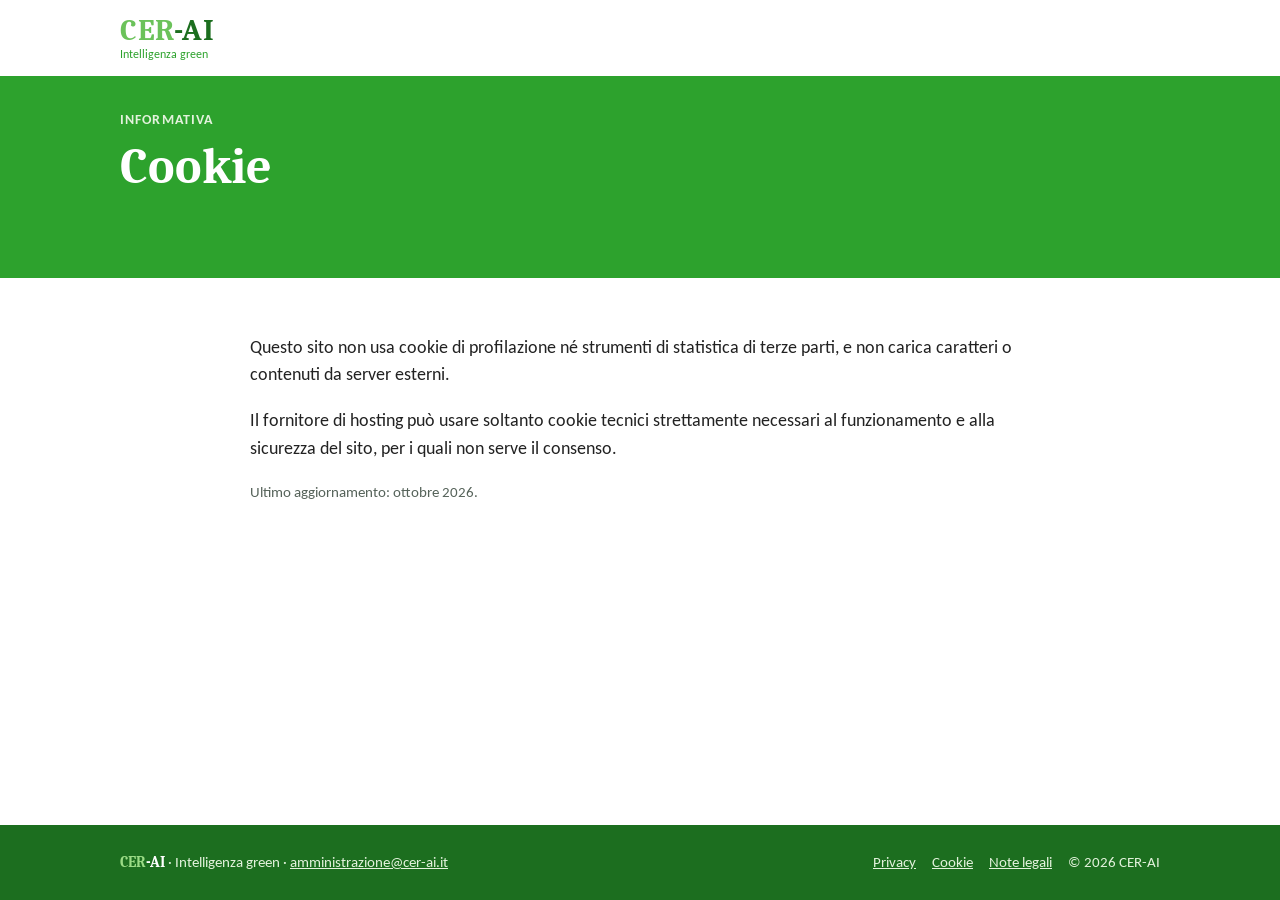
<file: cookie.html>
<!doctype html>
<html lang="it">
<head>
<meta charset="utf-8">
<meta name="viewport" content="width=device-width, initial-scale=1">
<title>Cookie · CER-AI</title>
<meta name="description" content="Cookie policy del sito CER-AI.">
<link rel="stylesheet" href="style.css">
<link rel="icon" href="data:image/svg+xml,%3Csvg xmlns='http://www.w3.org/2000/svg' viewBox='0 0 64 64'%3E%3Crect width='64' height='64' rx='12' fill='%232DA22D'/%3E%3Ctext x='32' y='42' font-family='Georgia' font-weight='700' font-size='26' fill='%23fff' text-anchor='middle'%3ECA%3C/text%3E%3C/svg%3E">
</head>
<body>
<header class="top"><div class="wrap">
<a class="brand sm" href="index.html" aria-label="CER-AI, torna alla home"><b><em class="c1">CER</em><em class="c2">-AI</em></b><span>Intelligenza green</span></a>

</div></header>
<div class="hero"><div class="wrap">
<div class="tag">Informativa</div>
<h1>Cookie</h1>

</div></div>
<main>
<section><div class="wrap legal">
<p>Questo sito non usa cookie di profilazione né strumenti di statistica di terze parti, e non carica caratteri o contenuti da server esterni.</p>
<p>Il fornitore di hosting può usare soltanto cookie tecnici strettamente necessari al funzionamento e alla sicurezza del sito, per i quali non serve il consenso.</p>
<p class="small">Ultimo aggiornamento: ottobre 2026.</p>
</div></section>
</main>
<footer><div class="wrap">
<div><b class="fname"><em class="c1">CER</em><em class="c2">-AI</em></b> · Intelligenza green · <a href="mailto:amministrazione@cer-ai.it">amministrazione@cer-ai.it</a></div>
<nav><a href="privacy.html">Privacy</a> <a href="cookie.html">Cookie</a> <a href="note-legali.html">Note legali</a><span>© 2026 CER-AI</span></nav>
</div></footer>
</body>
</html>
</file>
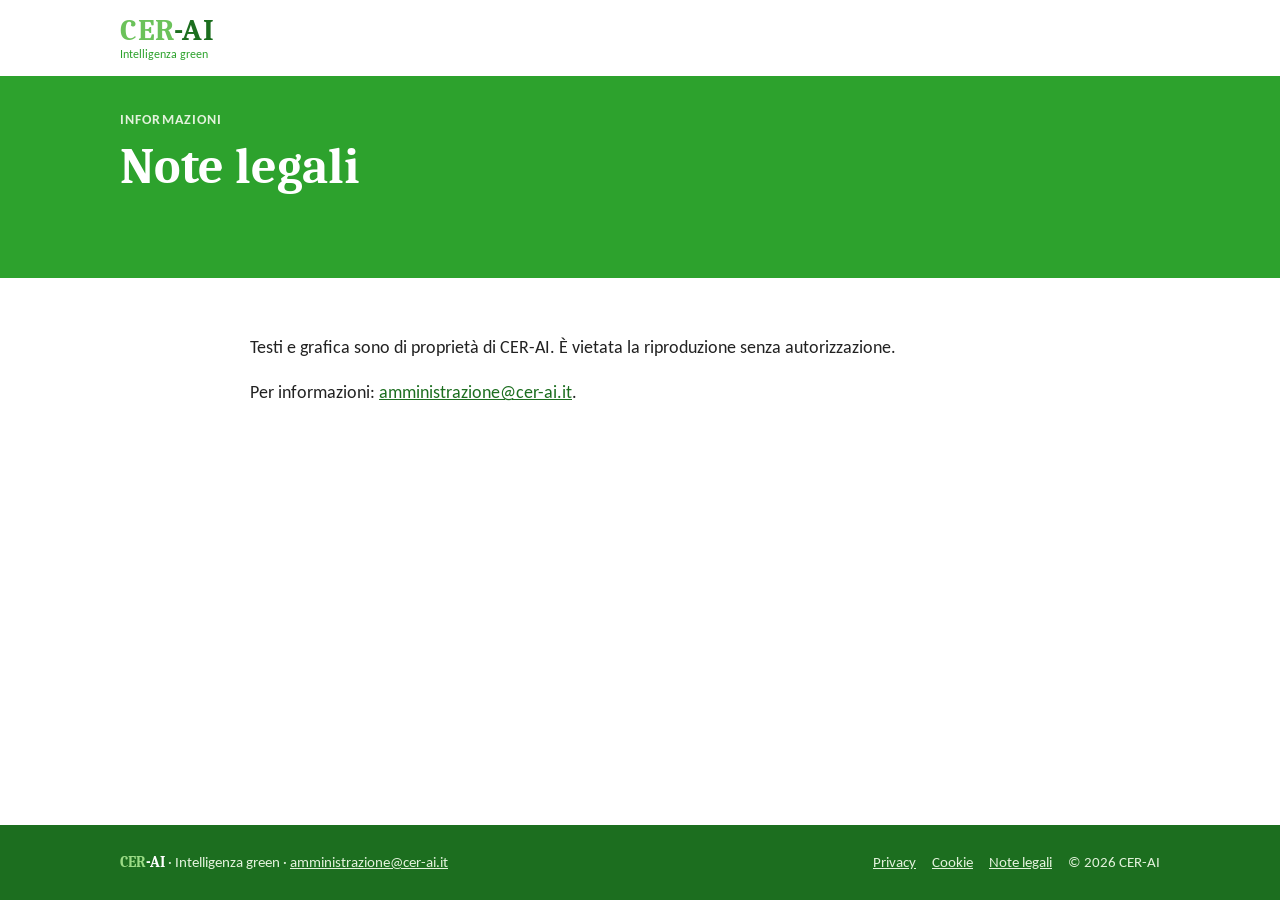
<file: note-legali.html>
<!doctype html>
<html lang="it">
<head>
<meta charset="utf-8">
<meta name="viewport" content="width=device-width, initial-scale=1">
<title>Note legali · CER-AI</title>
<meta name="description" content="Note legali del sito CER-AI.">
<link rel="stylesheet" href="style.css">
<link rel="icon" href="data:image/svg+xml,%3Csvg xmlns='http://www.w3.org/2000/svg' viewBox='0 0 64 64'%3E%3Crect width='64' height='64' rx='12' fill='%232DA22D'/%3E%3Ctext x='32' y='42' font-family='Georgia' font-weight='700' font-size='26' fill='%23fff' text-anchor='middle'%3ECA%3C/text%3E%3C/svg%3E">
</head>
<body>
<header class="top"><div class="wrap">
<a class="brand sm" href="index.html" aria-label="CER-AI, torna alla home"><b><em class="c1">CER</em><em class="c2">-AI</em></b><span>Intelligenza green</span></a>

</div></header>
<div class="hero"><div class="wrap">
<div class="tag">Informazioni</div>
<h1>Note legali</h1>

</div></div>
<main>
<section><div class="wrap legal">
<p>Testi e grafica sono di proprietà di CER-AI. È vietata la riproduzione senza autorizzazione.</p>
<p>Per informazioni: <a href="mailto:amministrazione@cer-ai.it">amministrazione@cer-ai.it</a>.</p>
</div></section>
</main>
<footer><div class="wrap">
<div><b class="fname"><em class="c1">CER</em><em class="c2">-AI</em></b> · Intelligenza green · <a href="mailto:amministrazione@cer-ai.it">amministrazione@cer-ai.it</a></div>
<nav><a href="privacy.html">Privacy</a> <a href="cookie.html">Cookie</a> <a href="note-legali.html">Note legali</a><span>© 2026 CER-AI</span></nav>
</div></footer>
</body>
</html>
</file>
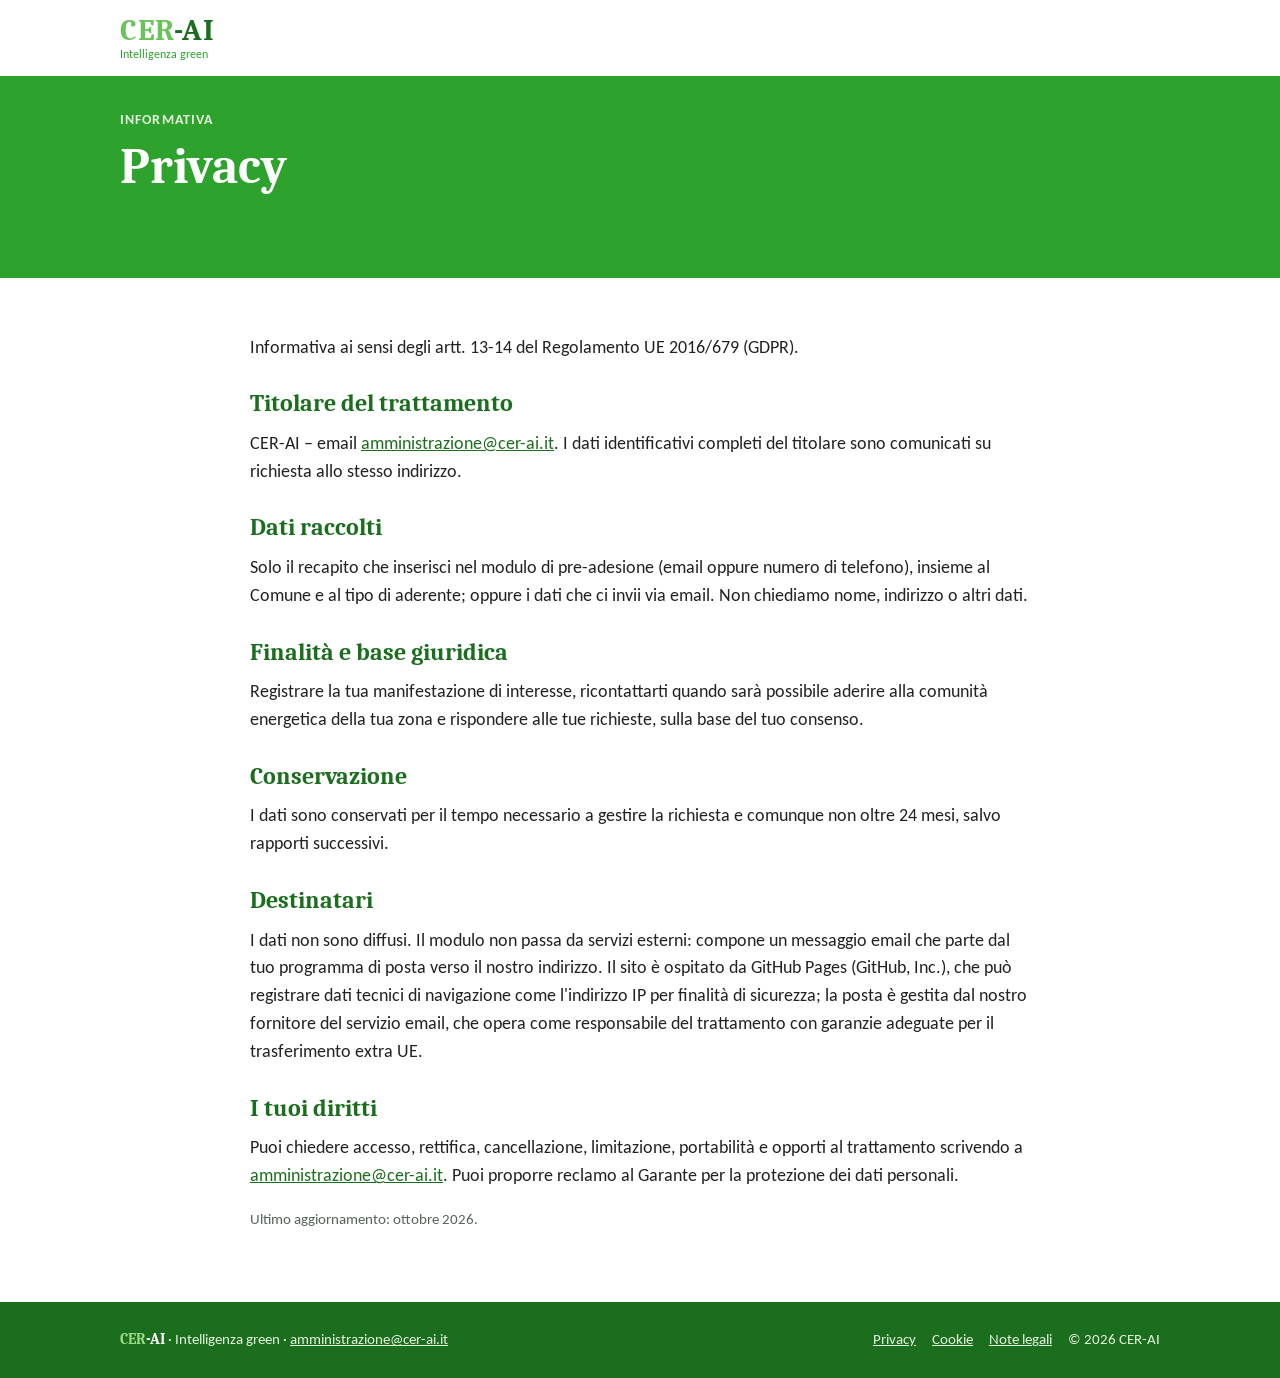
<file: privacy.html>
<!doctype html>
<html lang="it">
<head>
<meta charset="utf-8">
<meta name="viewport" content="width=device-width, initial-scale=1">
<title>Privacy · CER-AI</title>
<meta name="description" content="Informativa privacy del sito CER-AI.">
<link rel="stylesheet" href="style.css">
<link rel="icon" href="data:image/svg+xml,%3Csvg xmlns='http://www.w3.org/2000/svg' viewBox='0 0 64 64'%3E%3Crect width='64' height='64' rx='12' fill='%232DA22D'/%3E%3Ctext x='32' y='42' font-family='Georgia' font-weight='700' font-size='26' fill='%23fff' text-anchor='middle'%3ECA%3C/text%3E%3C/svg%3E">
</head>
<body>
<header class="top"><div class="wrap">
<a class="brand sm" href="index.html" aria-label="CER-AI, torna alla home"><b><em class="c1">CER</em><em class="c2">-AI</em></b><span>Intelligenza green</span></a>

</div></header>
<div class="hero"><div class="wrap">
<div class="tag">Informativa</div>
<h1>Privacy</h1>

</div></div>
<main>
<section><div class="wrap legal">
<p>Informativa ai sensi degli artt. 13-14 del Regolamento UE 2016/679 (GDPR).</p>
<h2>Titolare del trattamento</h2><p>CER-AI – email <a href="mailto:amministrazione@cer-ai.it">amministrazione@cer-ai.it</a>. I dati identificativi completi del titolare sono comunicati su richiesta allo stesso indirizzo.</p>
<h2>Dati raccolti</h2><p>Solo il recapito che inserisci nel modulo di pre-adesione (email oppure numero di telefono), insieme al Comune e al tipo di aderente; oppure i dati che ci invii via email. Non chiediamo nome, indirizzo o altri dati.</p>
<h2>Finalità e base giuridica</h2><p>Registrare la tua manifestazione di interesse, ricontattarti quando sarà possibile aderire alla comunità energetica della tua zona e rispondere alle tue richieste, sulla base del tuo consenso.</p>
<h2>Conservazione</h2><p>I dati sono conservati per il tempo necessario a gestire la richiesta e comunque non oltre 24 mesi, salvo rapporti successivi.</p>
<h2>Destinatari</h2><p>I dati non sono diffusi. Il modulo non passa da servizi esterni: compone un messaggio email che parte dal tuo programma di posta verso il nostro indirizzo. Il sito è ospitato da GitHub Pages (GitHub, Inc.), che può registrare dati tecnici di navigazione come l'indirizzo IP per finalità di sicurezza; la posta è gestita dal nostro fornitore del servizio email, che opera come responsabile del trattamento con garanzie adeguate per il trasferimento extra UE.</p>
<h2>I tuoi diritti</h2><p>Puoi chiedere accesso, rettifica, cancellazione, limitazione, portabilità e opporti al trattamento scrivendo a <a href="mailto:amministrazione@cer-ai.it">amministrazione@cer-ai.it</a>. Puoi proporre reclamo al Garante per la protezione dei dati personali.</p>
<p class="small">Ultimo aggiornamento: ottobre 2026.</p>
</div></section>
</main>
<footer><div class="wrap">
<div><b class="fname"><em class="c1">CER</em><em class="c2">-AI</em></b> · Intelligenza green · <a href="mailto:amministrazione@cer-ai.it">amministrazione@cer-ai.it</a></div>
<nav><a href="privacy.html">Privacy</a> <a href="cookie.html">Cookie</a> <a href="note-legali.html">Note legali</a><span>© 2026 CER-AI</span></nav>
</div></footer>
</body>
</html>
</file>
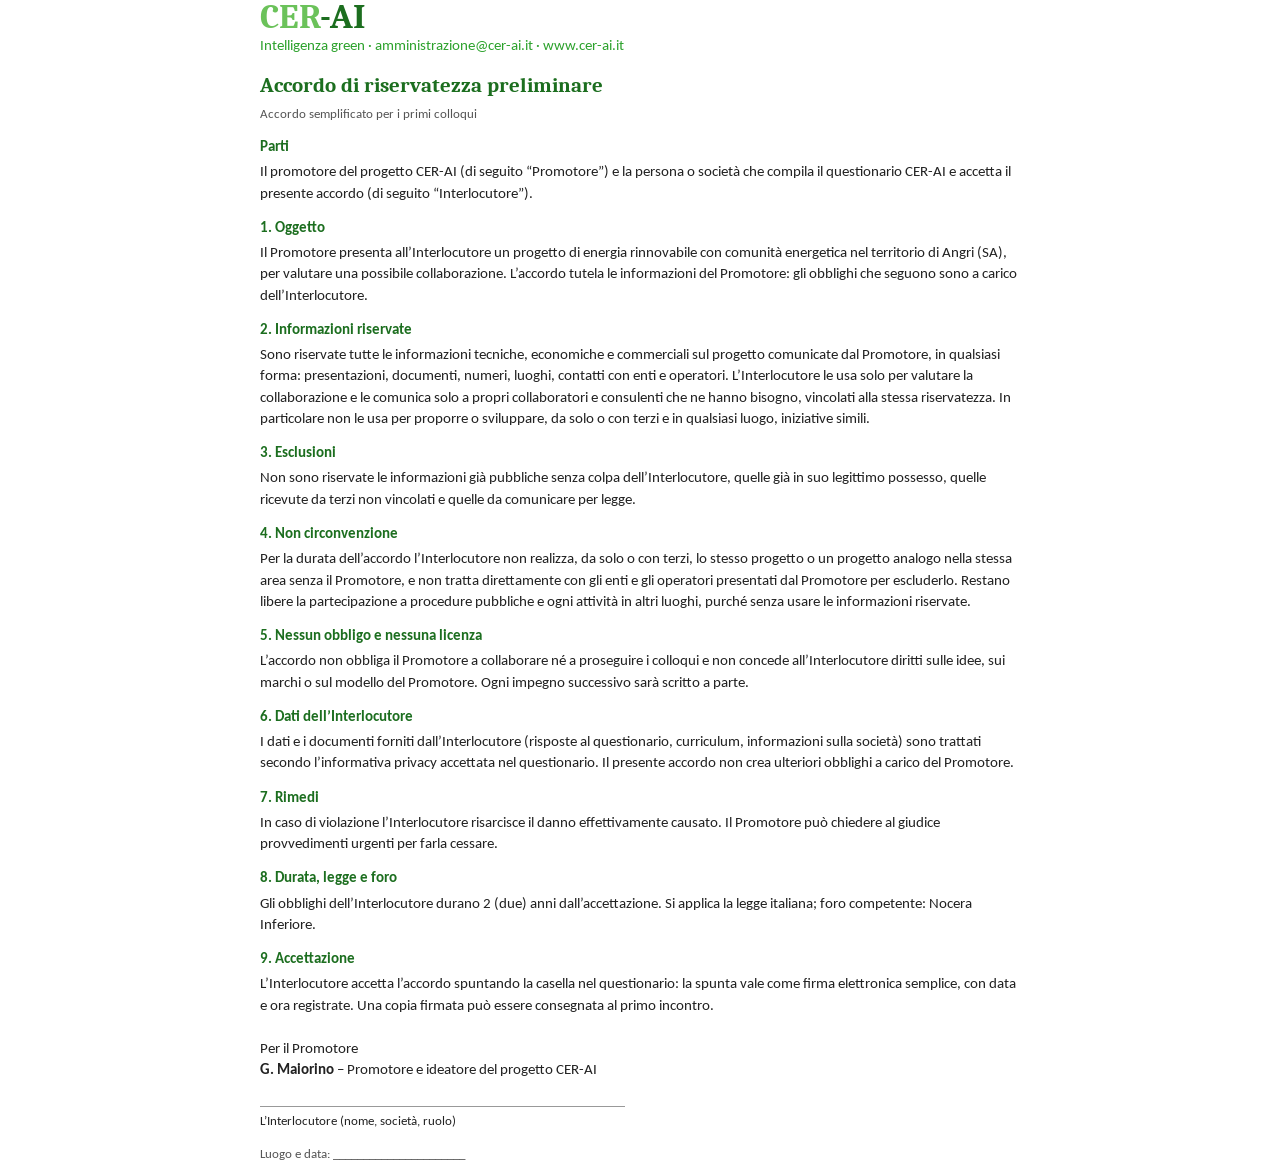
<file: esco/accordo.html>
<!DOCTYPE html>
<html lang="it"><head><meta charset="utf-8"><meta name="robots" content="noindex,nofollow">
<meta http-equiv="refresh" content="0; url=../partner/accordo.html"><link rel="canonical" href="https://www.cer-ai.it/partner/accordo.html">
<title>CER-AI · Questionario partner</title></head>
<body><p>Il questionario si è spostato: <a href="../partner/accordo.html">www.cer-ai.it/partner/accordo.html</a></p>
<script>location.replace('../partner/accordo.html')</script></body></html>
</file>
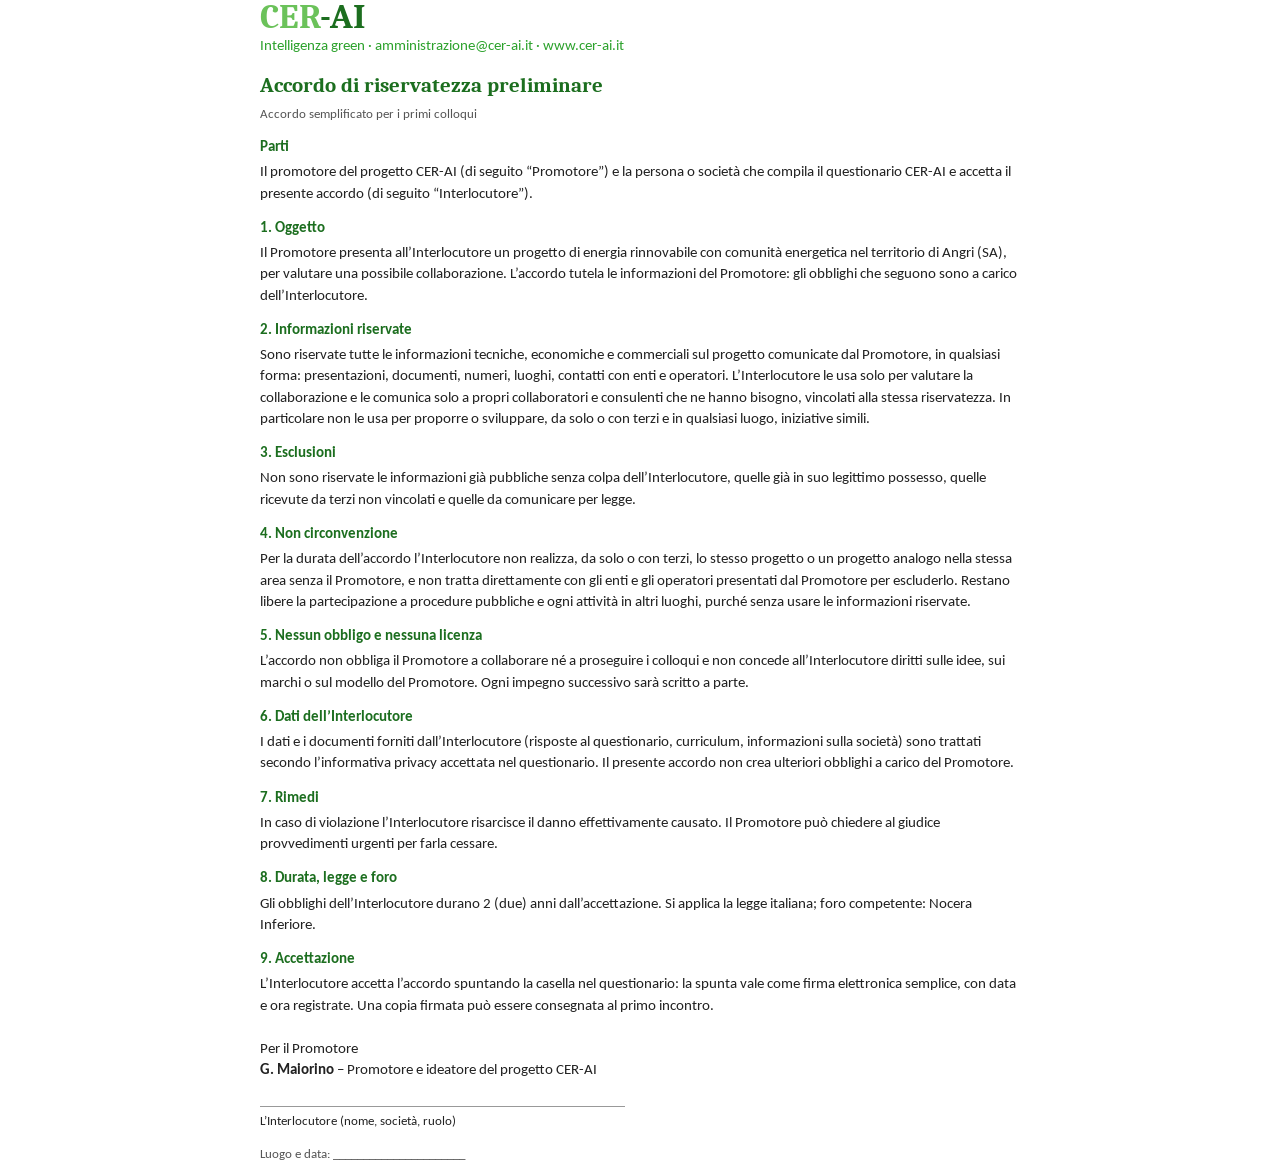
<file: partner/accordo.html>
<!doctype html>
<html lang="it"><head><meta charset="utf-8"><meta name="robots" content="noindex,nofollow">
<title>Accordo di riservatezza preliminare · CER-AI</title>
<style>
@font-face{font-family:Caladea;src:url(../fonts/Caladea-Bold.ttf);font-weight:700}
@font-face{font-family:Carlito;src:url(../fonts/Carlito-Regular.ttf)}
@font-face{font-family:Carlito;src:url(../fonts/Carlito-Bold.ttf);font-weight:700}
@page{size:A4;margin:18mm 18mm}
body{font-family:Carlito,Arial,sans-serif;font-size:11pt;line-height:1.45;color:#222;max-width:760px;margin:0 auto;padding:0 16px}
.brand{font-family:Caladea,Georgia,serif;font-size:26pt;font-weight:700;line-height:1}
.c1{color:#6BC25A}.c2{color:#1C6E1F}
.slogan{color:#2DA22D;font-size:11pt;margin-bottom:14px}
h1{font-family:Caladea,Georgia,serif;color:#1C6E1F;font-size:16pt;margin:10px 0 4px}
h2{font-size:11.5pt;color:#1C6E1F;margin:12px 0 2px}
p{margin:4px 0}
.small{font-size:9.5pt;color:#555}
.firma{display:flex;gap:40px;margin-top:26px}.firma div{flex:1;border-top:1px solid #999;padding-top:4px;font-size:10pt}
</style></head><body>
<div class="brand"><span class="c1">CER</span><span class="c2">-AI</span></div>
<div class="slogan">Intelligenza green · amministrazione@cer-ai.it · www.cer-ai.it</div>
<h1>Accordo di riservatezza preliminare</h1>
<p class="small">Accordo semplificato per i primi colloqui</p>
<h2>Parti</h2>
<p>Il promotore del progetto CER-AI (di seguito “Promotore”) e la persona o società che compila il questionario CER-AI e accetta il presente accordo (di seguito “Interlocutore”).</p>
<h2>1. Oggetto</h2>
<p>Il Promotore presenta all’Interlocutore un progetto di energia rinnovabile con comunità energetica nel territorio di Angri (SA), per valutare una possibile collaborazione. L’accordo tutela le informazioni del Promotore: gli obblighi che seguono sono a carico dell’Interlocutore.</p>
<h2>2. Informazioni riservate</h2>
<p>Sono riservate tutte le informazioni tecniche, economiche e commerciali sul progetto comunicate dal Promotore, in qualsiasi forma: presentazioni, documenti, numeri, luoghi, contatti con enti e operatori. L’Interlocutore le usa solo per valutare la collaborazione e le comunica solo a propri collaboratori e consulenti che ne hanno bisogno, vincolati alla stessa riservatezza. In particolare non le usa per proporre o sviluppare, da solo o con terzi e in qualsiasi luogo, iniziative simili.</p>
<h2>3. Esclusioni</h2>
<p>Non sono riservate le informazioni già pubbliche senza colpa dell’Interlocutore, quelle già in suo legittimo possesso, quelle ricevute da terzi non vincolati e quelle da comunicare per legge.</p>
<h2>4. Non circonvenzione</h2>
<p>Per la durata dell’accordo l’Interlocutore non realizza, da solo o con terzi, lo stesso progetto o un progetto analogo nella stessa area senza il Promotore, e non tratta direttamente con gli enti e gli operatori presentati dal Promotore per escluderlo. Restano libere la partecipazione a procedure pubbliche e ogni attività in altri luoghi, purché senza usare le informazioni riservate.</p>
<h2>5. Nessun obbligo e nessuna licenza</h2>
<p>L’accordo non obbliga il Promotore a collaborare né a proseguire i colloqui e non concede all’Interlocutore diritti sulle idee, sui marchi o sul modello del Promotore. Ogni impegno successivo sarà scritto a parte.</p>
<h2>6. Dati dell’Interlocutore</h2>
<p>I dati e i documenti forniti dall’Interlocutore (risposte al questionario, curriculum, informazioni sulla società) sono trattati secondo l’informativa privacy accettata nel questionario. Il presente accordo non crea ulteriori obblighi a carico del Promotore.</p>
<h2>7. Rimedi</h2>
<p>In caso di violazione l’Interlocutore risarcisce il danno effettivamente causato. Il Promotore può chiedere al giudice provvedimenti urgenti per farla cessare.</p>
<h2>8. Durata, legge e foro</h2>
<p>Gli obblighi dell’Interlocutore durano 2 (due) anni dall’accettazione. Si applica la legge italiana; foro competente: Nocera Inferiore.</p>
<h2>9. Accettazione</h2>
<p>L’Interlocutore accetta l’accordo spuntando la casella nel questionario: la spunta vale come firma elettronica semplice, con data e ora registrate. Una copia firmata può essere consegnata al primo incontro.</p>
<p style="margin-top:22px">Per il Promotore<br><b>G. Maiorino</b> – Promotore e ideatore del progetto CER-AI</p>
<div class="firma"><div style="flex:0 0 48%">L’Interlocutore (nome, società, ruolo)</div></div>
<p class="small" style="margin-top:14px">Luogo e data: ______________________</p>
</body></html>
</file>
<file: style.css>
@font-face{font-family:Caladea;src:url(fonts/Caladea-Bold.ttf) format("truetype");font-weight:700;font-display:swap}
@font-face{font-family:Carlito;src:url(fonts/Carlito-Regular.ttf) format("truetype");font-weight:400;font-display:swap}
@font-face{font-family:Carlito;src:url(fonts/Carlito-Bold.ttf) format("truetype");font-weight:700;font-display:swap}
:root{--verde:#2DA22D;--verde-scuro:#1C6E1F;--verde-chiaro:#6BC25A;--verde-medio:#2DA22D;--giallo:#2DA22D;--crema:#F1F7EE;--chiaro:#E3F2DC;--ink:#222;--grigio:#56635a}
*{box-sizing:border-box}
html{scroll-behavior:smooth}
body{margin:0;background:#fff;color:var(--ink);font-family:Carlito,"Segoe UI",Arial,sans-serif;font-size:18px;line-height:1.55;min-height:100vh;display:flex;flex-direction:column}
main{flex:1}
a{color:var(--verde)}
.wrap{max-width:1080px;margin:0 auto;padding:0 20px}
h1,h2,h3{font-family:Caladea,Georgia,serif;color:var(--verde);line-height:1.15;margin:0 0 .5em}
h1{font-size:clamp(32px,5vw,50px)}
h2{font-size:clamp(26px,3.6vw,34px);margin-top:1.2em}
h3{font-size:21px}
p{margin:0 0 1em}
.lead{color:var(--grigio);font-size:20px;max-width:760px}

/* marchio: nome e slogan della stessa larghezza */
.brand{display:inline-flex;flex-direction:column;text-decoration:none;line-height:1}
.brand b{font-family:Caladea,Georgia,serif;color:#fff;letter-spacing:.5px}
.brand span{color:var(--giallo)}
.brand.sm b{font-size:30px}
.brand.sm span{font-size:12.4px;margin-top:2px}

/* home */
.home{background:#fff;display:flex;flex-direction:column;min-height:100vh}
.home main{background:var(--verde);color:var(--chiaro);display:flex;align-items:center;justify-content:center;text-align:center;padding:70px 20px;min-height:92vh}
.home .brand b{font-size:clamp(76px,15vw,150px)}
.home .brand span{font-size:clamp(31px,6.2vw,62px);margin-top:4px}
.home .brand{align-items:flex-start}
.home nav{margin-top:56px;display:flex;flex-wrap:wrap;gap:12px;justify-content:center}
.pill{display:inline-block;border:1.5px solid var(--chiaro);color:#fff;text-decoration:none;padding:11px 22px;border-radius:999px;font-weight:700;font-size:17px}
.pill:hover,.pill.on{background:var(--giallo);border-color:var(--giallo);color:var(--verde)}

/* pagine interne */
header.top{background:var(--verde)}
header.top .wrap{display:flex;align-items:center;justify-content:space-between;gap:16px;padding-top:16px;padding-bottom:16px}
header.top nav{display:flex;flex-wrap:wrap;gap:6px 18px}
header.top nav a{color:var(--chiaro);text-decoration:none;font-size:16px}
header.top nav a:hover,header.top nav a.on{color:var(--giallo)}
.menu-btn{display:none;background:none;border:1.5px solid var(--chiaro);color:#fff;border-radius:8px;padding:6px 12px;font:inherit;font-size:15px}
.hero{background:var(--verde);color:var(--chiaro);padding:30px 0 56px}
.hero h1{color:#fff}
.hero .tag{color:var(--giallo);font-weight:700;letter-spacing:.08em;text-transform:uppercase;font-size:14px;margin-bottom:8px}
section{padding:56px 0}
section.alt{background:var(--crema)}
.grid3{display:grid;grid-template-columns:repeat(3,1fr);gap:20px}
.grid4{display:grid;grid-template-columns:repeat(4,1fr);gap:18px}
.grid2{display:grid;grid-template-columns:repeat(2,1fr);gap:22px}
.card{background:var(--crema);border-radius:16px;padding:24px}
section.alt .card{background:#fff}
.card ul{margin:0;padding-left:18px}
.band{background:var(--verde);color:#fff;border-radius:16px;padding:22px 26px;margin-top:22px;font-size:19px}
.flow{display:grid;grid-template-columns:1fr auto 1fr auto 1fr;gap:12px;align-items:center;margin-bottom:16px}
.node{border-radius:14px;padding:18px;text-align:center;min-height:118px;display:flex;flex-direction:column;justify-content:center}
.node b{font-family:Caladea,Georgia,serif;font-size:20px;display:block;margin-bottom:4px}
.n1{background:var(--verde-medio);color:#fff}.n2{background:var(--giallo);color:var(--verde)}.n3{background:var(--verde);color:#fff}.n3 b{color:var(--giallo)}
.arrow{color:var(--verde-medio);font-size:28px;font-weight:700;text-align:center}
.stat b{display:block;font-family:Caladea,Georgia,serif;font-size:40px;color:var(--verde)}
.stat span{color:var(--grigio)}
.steps{counter-reset:s;display:grid;grid-template-columns:repeat(2,1fr);gap:22px 40px}
.step{display:flex;gap:16px;align-items:flex-start}
.step:before{counter-increment:s;content:counter(s);flex:0 0 46px;height:46px;border-radius:50%;background:var(--giallo);color:var(--verde);font-weight:700;font-size:20px;display:flex;align-items:center;justify-content:center}
.step p{margin:2px 0 0;color:var(--grigio)}
.btn{display:inline-block;background:var(--giallo);color:var(--verde);font-weight:700;padding:13px 26px;border-radius:999px;text-decoration:none;border:0;cursor:pointer;font:inherit;font-weight:700}
form{display:grid;gap:14px;max-width:640px}
label{font-weight:700;font-size:16px;color:var(--verde)}
input,textarea,select{width:100%;font:inherit;padding:12px 14px;border:1px solid #cfd8d3;border-radius:10px;background:#fff;color:var(--ink)}
textarea{min-height:130px}
.hidden{display:none}
.contact{display:grid;grid-template-columns:1.2fr 1fr;gap:40px}
.small{font-size:15px;color:var(--grigio)}
.legal h2{font-size:24px}
.legal{max-width:820px}

footer{background:var(--verde);color:var(--chiaro);padding:26px 0;font-size:15px}

footer .wrap{display:flex;justify-content:space-between;gap:12px 20px;flex-wrap:wrap;align-items:center}
footer a{color:var(--chiaro)}
footer a:hover{color:var(--giallo)}
footer nav{display:flex;gap:16px;flex-wrap:wrap}

@media (max-width:860px){
  .grid3,.grid4,.grid2,.steps,.contact{grid-template-columns:1fr}
  .flow{grid-template-columns:1fr}
  .arrow{transform:rotate(90deg)}
  header.top nav{display:none;width:100%;flex-direction:column;gap:10px;padding-top:12px}
  header.top nav.open{display:flex}
  header.top .wrap{flex-wrap:wrap}
  .menu-btn{display:block}
  section{padding:44px 0}
}

.home .teaser{max-width:680px;margin:44px auto 0;font-size:20px;color:var(--chiaro);line-height:1.5}
.home .pillars{display:grid;grid-template-columns:repeat(4,1fr);gap:14px;max-width:760px;margin:30px auto 0}
.home .pillars div{border:1px solid rgba(201,222,211,.35);border-radius:14px;padding:14px 10px}
.home .pillars b{display:block;font-family:Caladea,Georgia,serif;color:var(--giallo);font-size:22px}
.home .pillars span{font-size:15px;color:var(--chiaro)}
.home .soon{margin:34px 0 14px;font-size:22px;color:#fff}
@media (max-width:860px){.home .pillars{grid-template-columns:repeat(2,1fr)}.home .teaser{font-size:18px}}

/* mappa */
.mapbox{display:grid;grid-template-columns:320px 1fr;gap:28px;align-items:start}
.mapside input{margin-top:6px}
.esito{margin-top:16px;background:#fff;border-radius:14px;padding:16px;min-height:120px;color:var(--grigio)}
.esito b{display:block;font-family:Caladea,Georgia,serif;font-size:24px;color:var(--verde)}
.esito span{display:block;margin:4px 0 14px;font-size:15px}
#italia{width:100%;max-height:720px;background:#fff;border-radius:16px}
#italia .reg{fill:#E4EDE7;stroke:#fff;stroke-width:1.5}
#italia .pt{fill:var(--verde-medio);opacity:.75;cursor:pointer;transition:r .15s}
#italia .pt:hover{fill:var(--verde);opacity:1}
#italia .pt.on{fill:var(--giallo);stroke:var(--verde);stroke-width:2.5;opacity:1;r:9}
.dot{display:inline-block;width:10px;height:10px;border-radius:50%;background:var(--verde-medio);margin-right:4px}
@media (max-width:860px){.mapbox{grid-template-columns:1fr}#italia{max-height:520px}}

/* obiettivi */
.tappe{display:flex;flex-wrap:wrap;gap:10px;margin:8px 0 26px}
.tappe button{font:inherit;font-weight:700;font-size:20px;color:var(--verde);background:var(--crema);border:2px solid transparent;border-radius:14px;padding:10px 20px;cursor:pointer;text-align:left;line-height:1.1}
.tappe button span{display:block;font-weight:400;font-size:14px;color:var(--grigio)}
.tappe button.on{background:var(--verde);color:var(--giallo)}
.tappe button.on span{color:var(--chiaro)}
.counters{display:grid;grid-template-columns:repeat(4,1fr);gap:16px;margin-bottom:14px}
.ctr{background:var(--verde);color:var(--chiaro);border-radius:16px;padding:22px 18px}
.ctr b{display:block;font-family:Caladea,Georgia,serif;font-size:clamp(30px,3.4vw,44px);color:var(--giallo);line-height:1.05;font-variant-numeric:tabular-nums}
.ctr span{display:block;margin-top:8px;font-size:15px;line-height:1.35}
@media (max-width:860px){.counters{grid-template-columns:repeat(2,1fr)}}

/* palette GSE: nome in due verdi */
.brand em,.fname em{font-style:normal}
.c1{color:var(--verde-chiaro)}
.c2{color:var(--verde-scuro)}
.brand b{color:var(--verde-scuro)}
.brand span{color:var(--verde)}
h1,h2,h3{color:var(--verde-scuro)}
a{color:var(--verde-scuro)}
.home main{background:#fff;color:var(--ink)}
.home .teaser{color:var(--grigio)}
.home .pillars div{border:1.5px solid var(--chiaro);background:var(--crema)}
.home .pillars b{color:var(--verde-scuro)}
.home .pillars span{color:var(--grigio)}
.pill{border-color:var(--verde);color:var(--verde-scuro)}
.pill:hover,.pill.on{background:var(--verde);border-color:var(--verde);color:#fff}
.btn{background:var(--verde);color:#fff}
.btn:hover{background:var(--verde-scuro)}
header.top{background:#fff;border-bottom:3px solid var(--verde)}
header.top nav a{color:var(--verde-scuro)}
.hero{background:var(--verde);color:#fff}
.hero h1{color:#fff}
.hero .tag{color:#E3F2DC}
.band{background:var(--verde-scuro)}
footer{background:var(--verde-scuro);color:#E3F2DC}
footer a{color:#E3F2DC}
footer a:hover{color:#fff}
.fname{font-family:Caladea,Georgia,serif}
.fname .c1{color:#9BDB86}.fname .c2{color:#fff}
.tappe button{color:var(--verde-scuro)}
.tappe button.on{background:var(--verde);color:#fff}
.tappe button.on span{color:#E3F2DC}
.ctr{background:var(--verde-scuro);color:#E3F2DC}
.ctr b{color:#9BDB86}
.esito b{color:var(--verde-scuro)}
#italia .reg{fill:#E3F2DC}
#italia .pt{fill:var(--verde)}
#italia .pt:hover{fill:var(--verde-scuro)}
#italia .pt.on{fill:#FFD54A;stroke:var(--verde-scuro)}
label{color:var(--verde-scuro)}
.gse{display:flex;gap:20px;align-items:center;justify-content:space-between;background:#fff;border:2px solid var(--verde);border-radius:16px;padding:18px 22px;margin-top:18px}
@media (max-width:860px){.gse{flex-direction:column;align-items:flex-start}}
.gse .btn{white-space:nowrap;flex:none}
</file>
